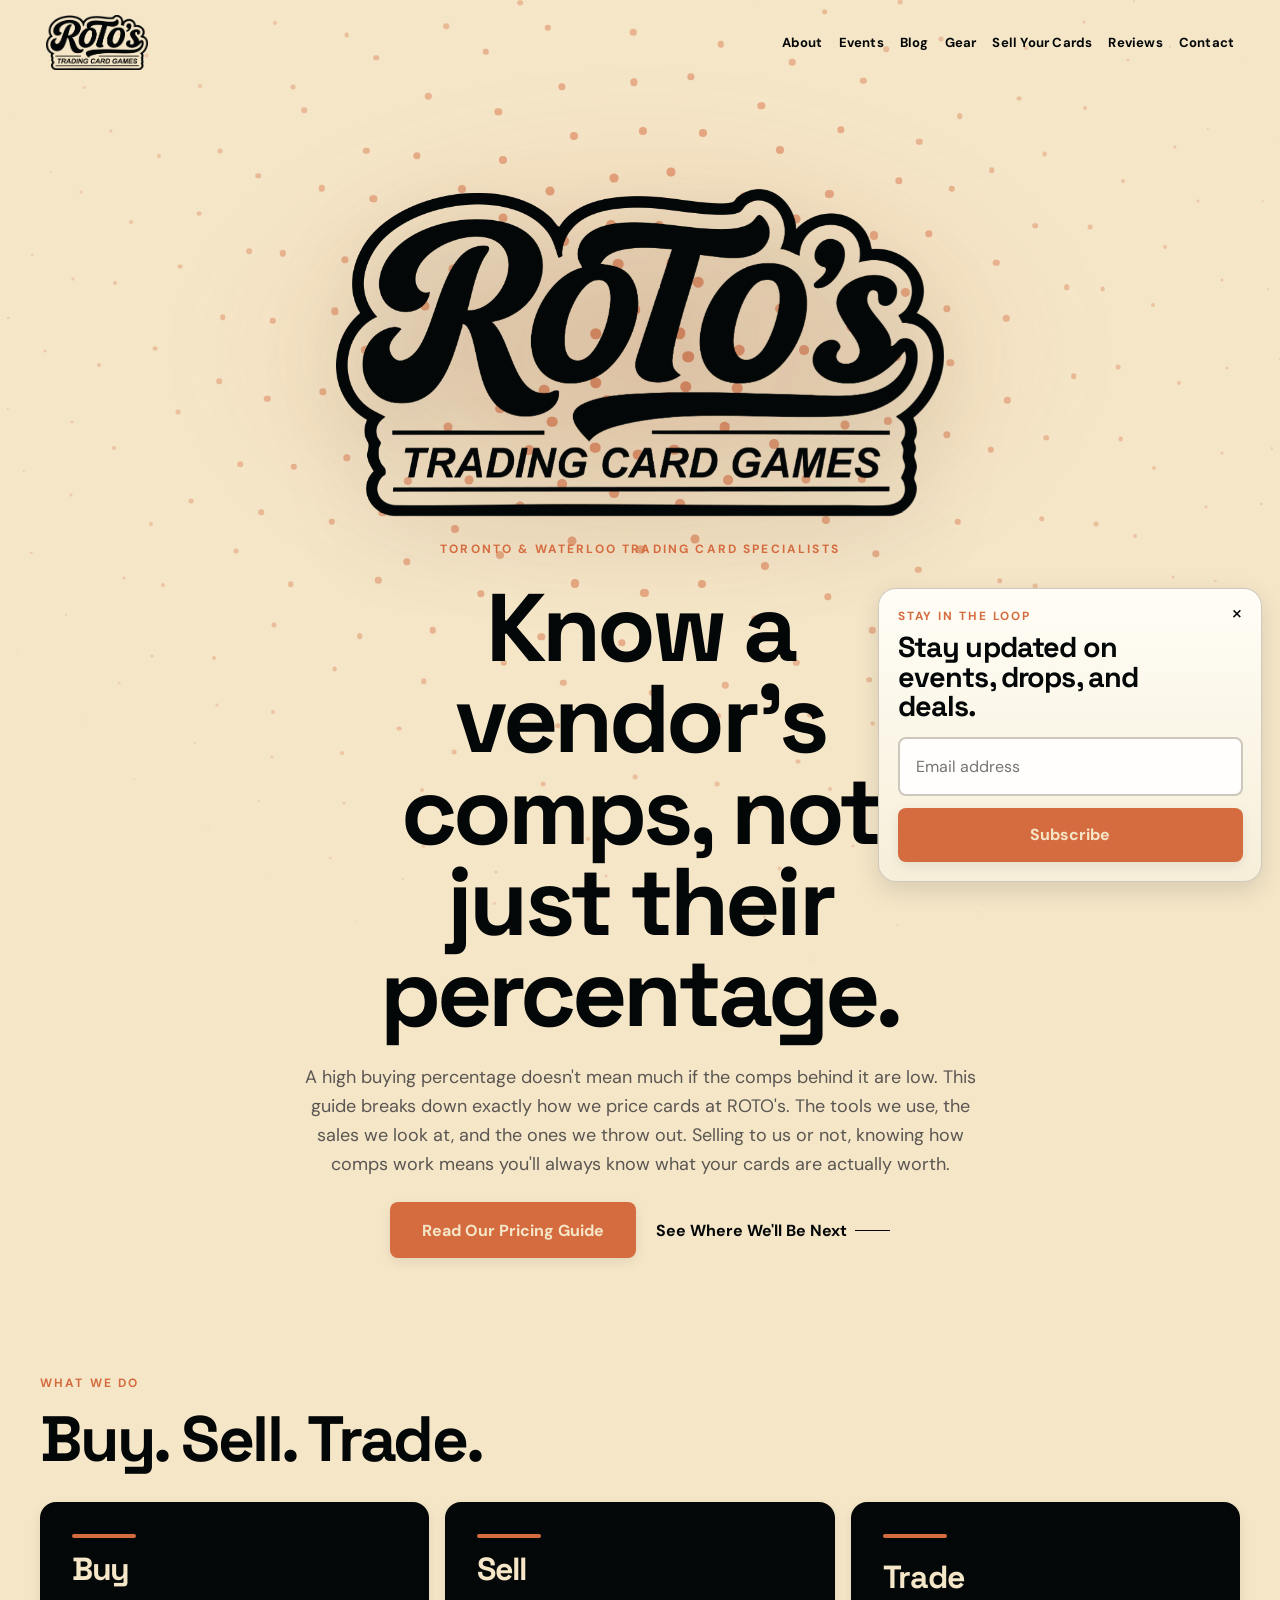
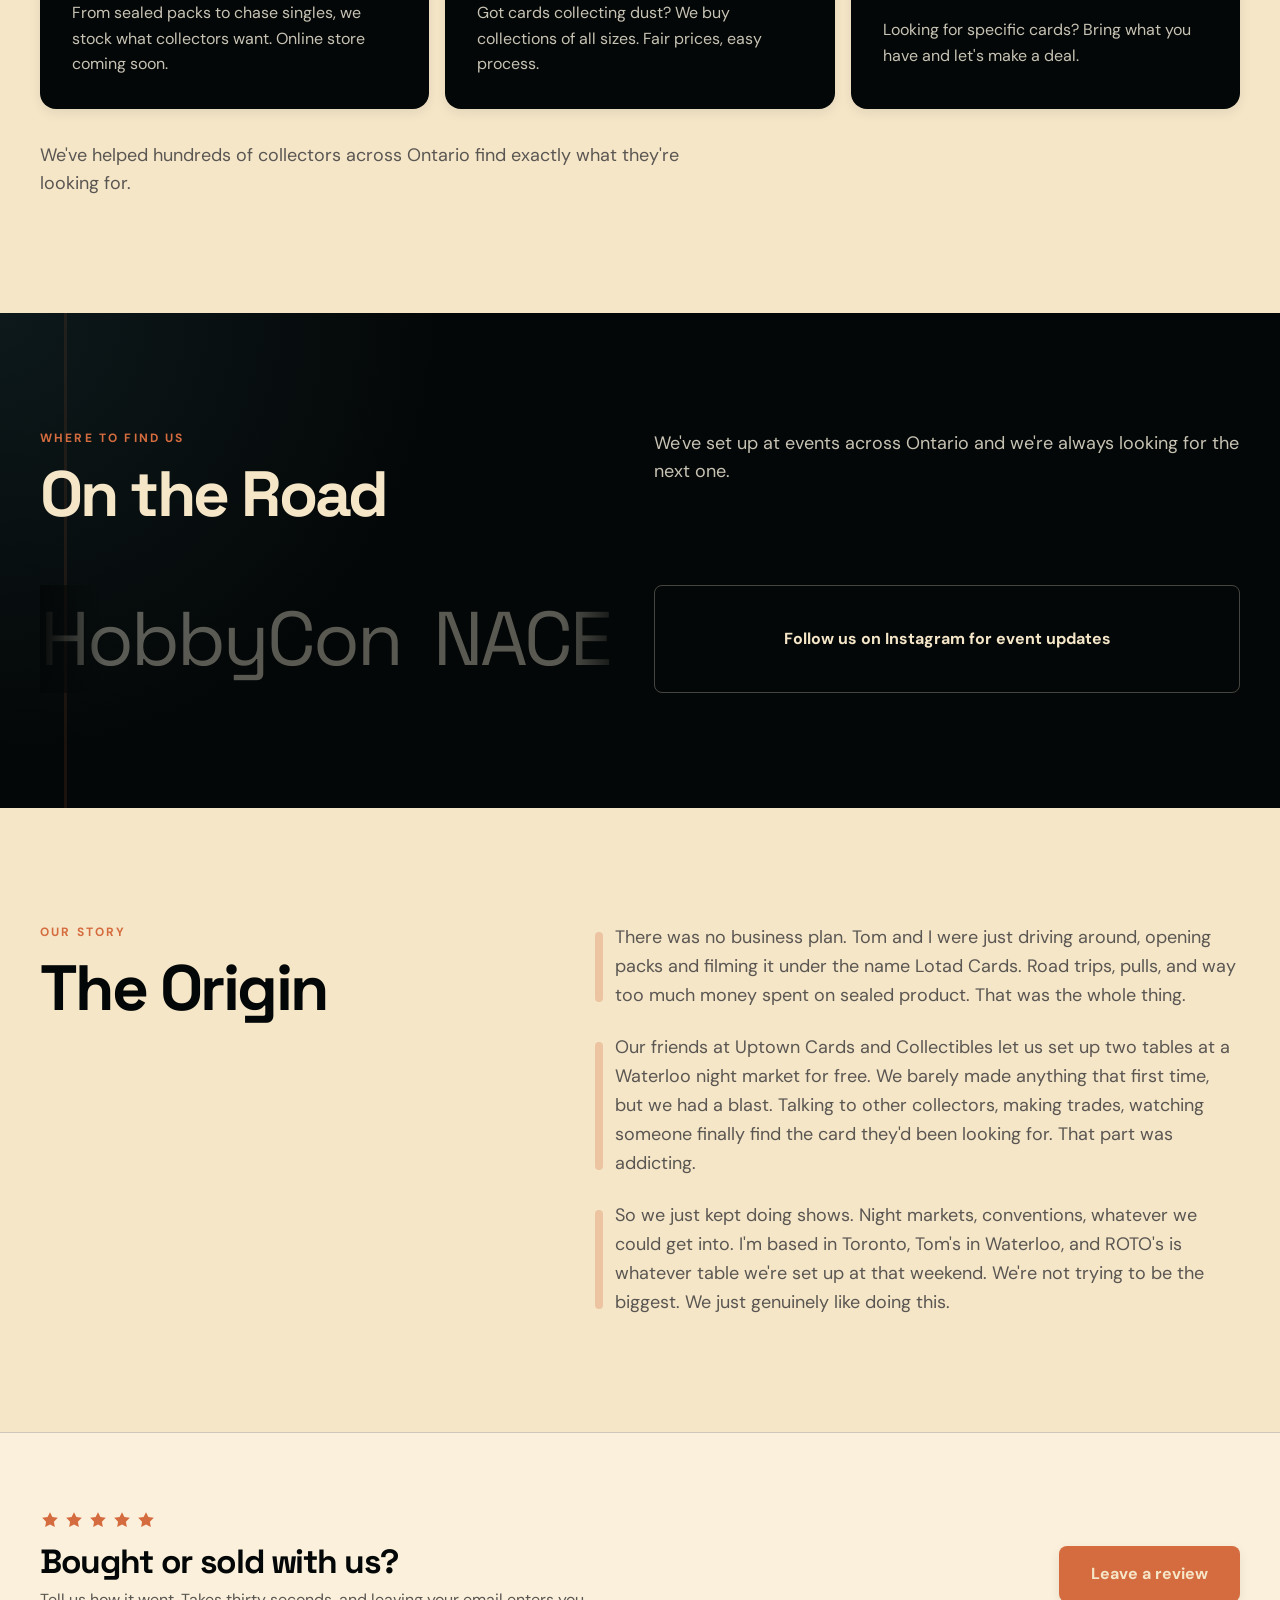
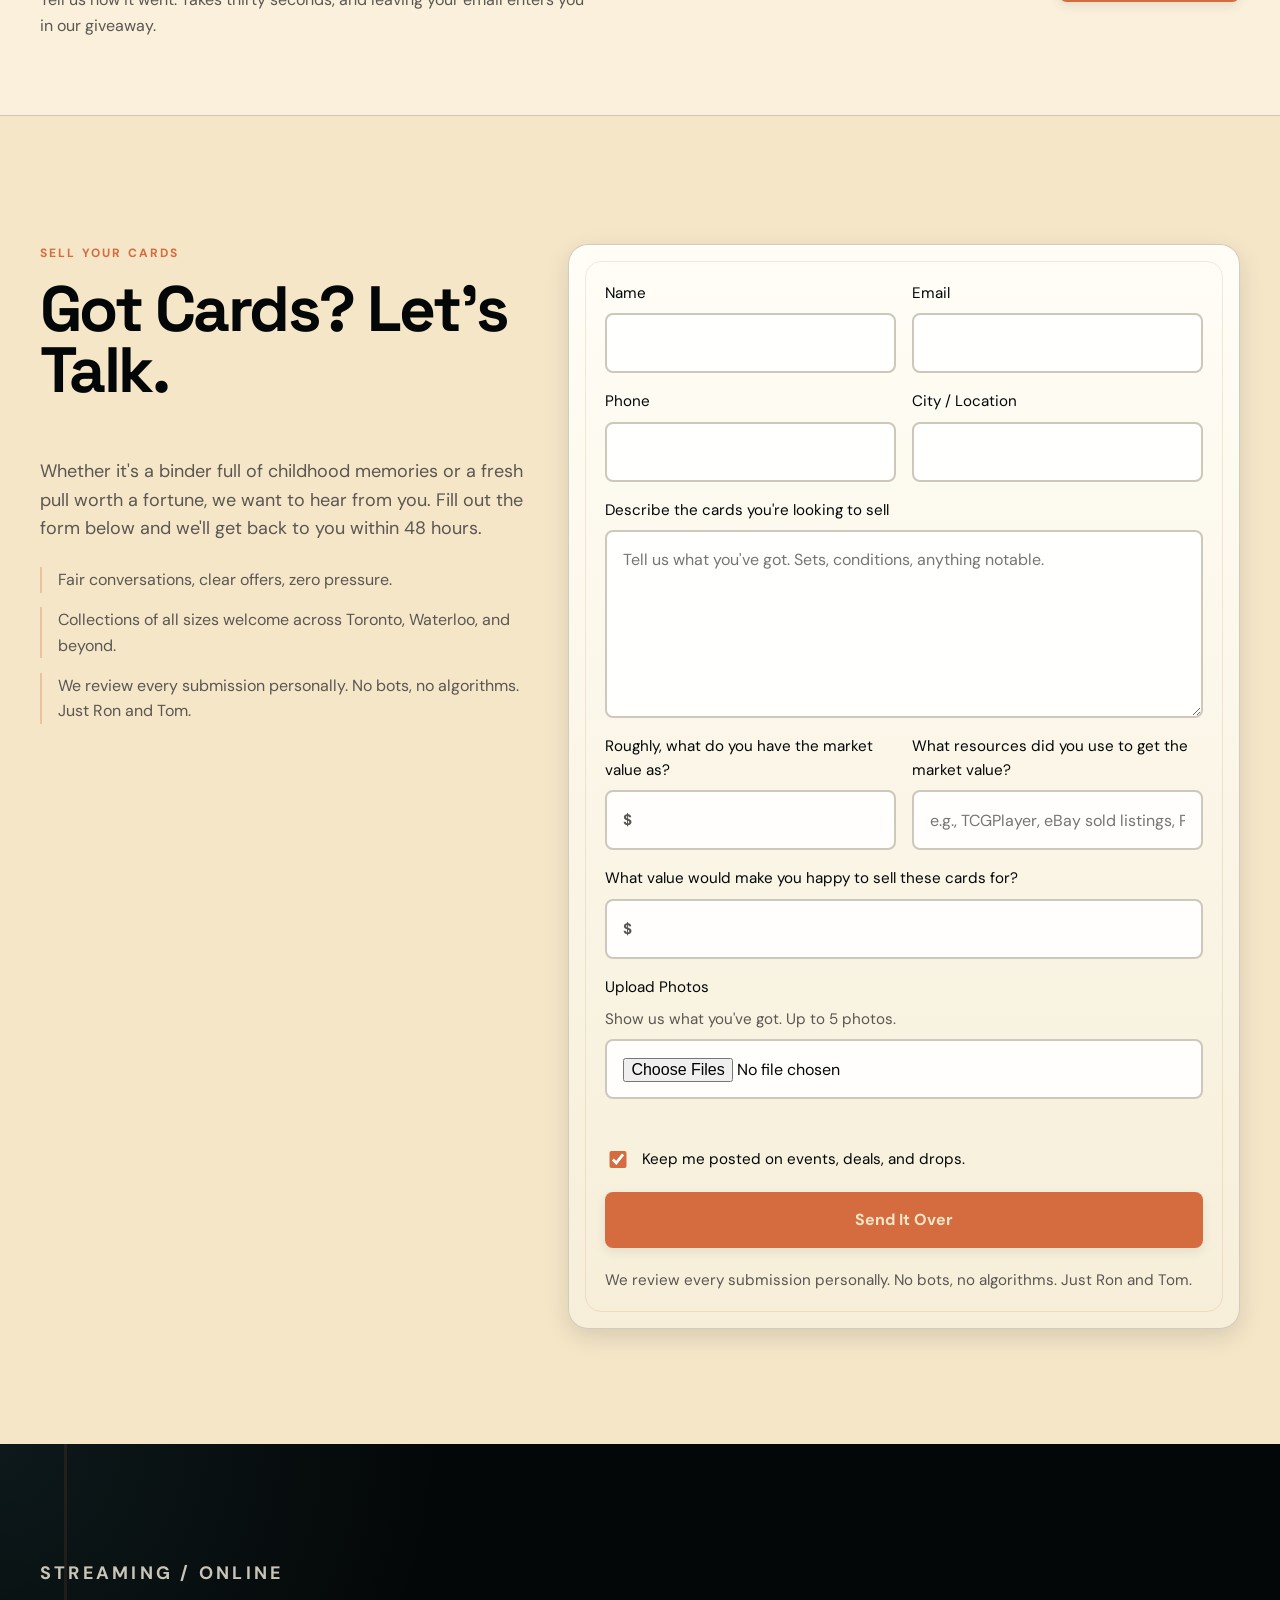
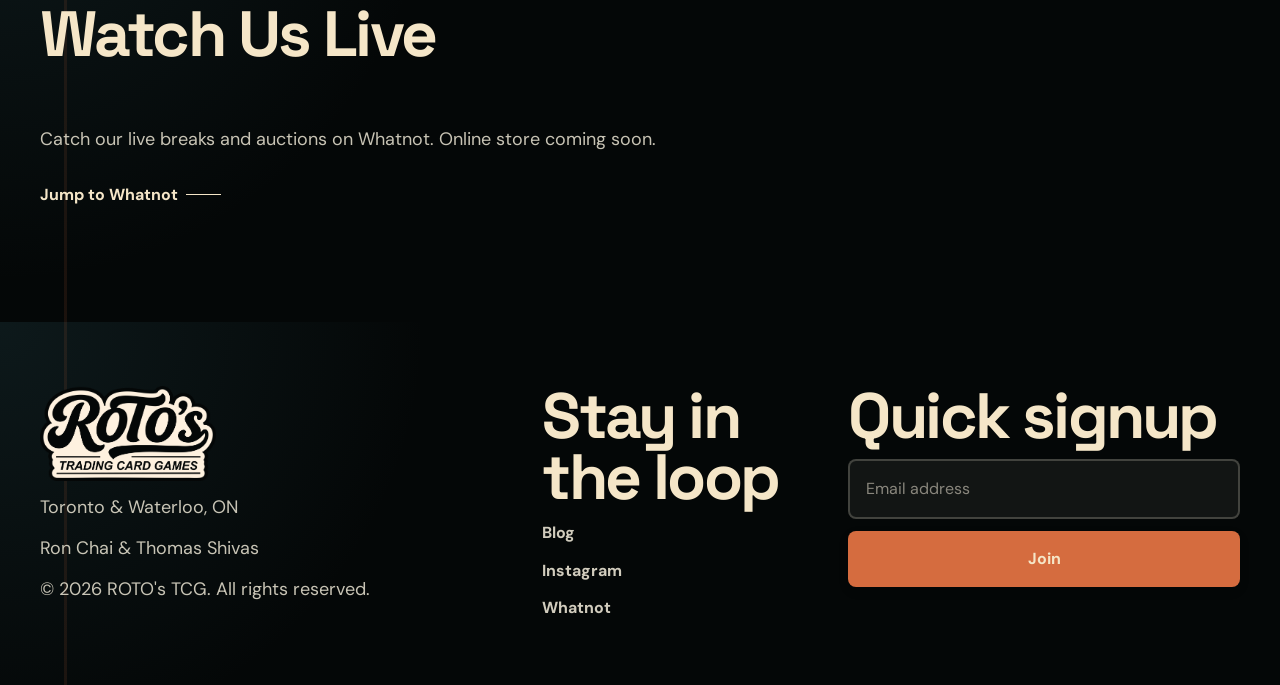
<file: index.html>
<!DOCTYPE html>
<html lang="en">
  <head>
    <meta charset="UTF-8" />
    <meta name="viewport" content="width=device-width, initial-scale=1.0" />
    <title>ROTO's TCG | Buy, Sell &amp; Trade Pokémon Cards - Toronto &amp; Waterloo</title>
    <meta
      name="description"
      content="Toronto and Waterloo's trusted Pokémon card specialists. Sell us your collection, find us at events across Ontario, or shop online."
    />
    <meta
      property="og:title"
      content="ROTO's TCG | Buy, Sell &amp; Trade Pokémon Cards - Toronto &amp; Waterloo"
    />
    <meta
      property="og:description"
      content="Toronto and Waterloo's trusted Pokémon card specialists. Sell us your collection, find us at events across Ontario, or shop online."
    />
    <meta property="og:type" content="website" />
    <meta property="og:image" content="https://rotostcg.ca/assets/logo.png" />
    <meta name="twitter:card" content="summary_large_image" />
    <meta
      name="twitter:title"
      content="ROTO's TCG | Buy, Sell &amp; Trade Pokémon Cards - Toronto &amp; Waterloo"
    />
    <meta
      name="twitter:description"
      content="Toronto and Waterloo's trusted Pokémon card specialists. Sell us your collection, find us at events across Ontario, or shop online."
    />
    <meta name="twitter:image" content="https://rotostcg.ca/assets/logo.png" />
    <meta name="theme-color" content="#fff8e5" />
    <link rel="icon" type="image/x-icon" href="/favicon.ico" />
    <link rel="icon" type="image/png" sizes="32x32" href="/assets/favicon-32.png" />
    <link rel="icon" type="image/png" sizes="16x16" href="/assets/favicon-16.png" />
    <link rel="apple-touch-icon" sizes="180x180" href="/assets/apple-touch-icon.png" />
    <link rel="canonical" href="https://rotostcg.ca/" />
    <meta property="og:url" content="https://rotostcg.ca/" />
    <link rel="preconnect" href="https://fonts.googleapis.com" />
    <link rel="preconnect" href="https://fonts.gstatic.com" crossorigin />
    <link
      href="https://fonts.googleapis.com/css2?family=DM+Sans:wght@400;500;700&family=Space+Grotesk:wght@500;700&display=swap"
      rel="stylesheet"
    />
    <link rel="stylesheet" href="./styles.css" />
    <script type="application/ld+json">
      {
        "@context": "https://schema.org",
        "@type": "LocalBusiness",
        "name": "ROTO's TCG",
        "description": "Toronto and Waterloo's trusted Pokemon card specialists. Buy, sell, and trade with Ron and Tom.",
        "areaServed": ["Toronto, Ontario", "Waterloo, Ontario", "Ontario"],
        "address": {
          "@type": "PostalAddress",
          "addressRegion": "ON",
          "addressCountry": "CA"
        },
        "url": "https://rotostcg.ca",
        "image": "https://rotostcg.ca/assets/logo.png",
        "telephone": "",
        "priceRange": "$$",
        "openingHours": [],
        "sameAs": [
          "https://www.instagram.com/rotos_tcg/",
          "https://www.whatnot.com/s/sPpusQs4"
        ]
      }
    </script>
    <script defer src="./script.js"></script>
    <script defer src="./js/supabase-config.js"></script>
    <script defer src="./js/reviews-strip.js"></script>
  </head>
  <body>
    <a class="skip-link" href="#main-content">Skip to content</a>

    <header class="site-header" id="top">
      <nav class="navbar" aria-label="Primary">
        <a class="brand" href="#top" aria-label="ROTO's TCG home">
          <img src="./assets/logo-black.png" alt="ROTO's TCG logo" />
        </a>

        <button
          class="nav-toggle"
          type="button"
          aria-expanded="false"
          aria-controls="site-menu"
          aria-label="Open navigation"
        >
          <span></span>
          <span></span>
          <span></span>
        </button>

        <div class="nav-panel" id="site-menu">
          <a href="#about">About</a>
          <a href="#events">Events</a>
          <a href="/blog/">Blog</a>
          <a href="gear.html">Gear</a>
          <a href="#sell">Sell Your Cards</a>
          <a href="/leaveareview">Reviews</a>
          <a href="#contact">Contact</a>
        </div>
      </nav>
    </header>

    <main id="main-content">
      <section class="hero section-cream" aria-labelledby="hero-title">
        <div class="section-shell hero-shell">
          <div class="hero-copy">
            <div class="hero-stage reveal">
              <div class="hero-logo-wrap" data-parallax-root>
                <div class="hero-glow" aria-hidden="true"></div>
                <div class="hero-dots" aria-hidden="true"></div>
                <img
                  class="hero-logo"
                  src="./assets/logo-black.png"
                  alt="ROTO's TCG logo floating above the hero section"
                  data-parallax-logo
                />
              </div>
            </div>
            <p class="eyebrow reveal">Toronto &amp; Waterloo trading card specialists</p>
            <h1 class="reveal" id="hero-title">Know a vendor's comps, not just their percentage.</h1>
            <p class="hero-text reveal">
              A high buying percentage doesn't mean much if the comps behind it are
              low. This guide breaks down exactly how we price cards at ROTO's.
              The tools we use, the sales we look at, and the ones we throw out.
              Selling to us or not, knowing how comps work means you'll always know
              what your cards are actually worth.
            </p>
            <div class="hero-actions reveal">
              <a class="button button-primary" href="pricing-guide.html">Read Our Pricing Guide</a>
              <a class="text-link" href="#events">See Where We'll Be Next</a>
            </div>
          </div>
        </div>
      </section>

      <section class="review-strip" id="review-strip" aria-label="Customer reviews" hidden>
        <div class="review-strip__track"></div>
      </section>

      <section class="section section-cream" id="about" aria-labelledby="about-title">
        <div class="section-shell">
          <div class="section-heading reveal">
            <p class="eyebrow">What we do</p>
            <h2 id="about-title">Buy. Sell. Trade.</h2>
          </div>

          <div class="service-grid">
            <article class="service-card reveal" style="--delay: 0ms">
              <span class="service-line" aria-hidden="true"></span>
              <h3>Buy</h3>
              <p>
                From sealed packs to chase singles, we stock what collectors want.
                Online store coming soon.
              </p>
            </article>

            <article class="service-card reveal" style="--delay: 120ms">
              <span class="service-line" aria-hidden="true"></span>
              <h3>Sell</h3>
              <p>
                Got cards collecting dust? We buy collections of all sizes. Fair
                prices, easy process.
              </p>
            </article>

            <article class="service-card reveal" style="--delay: 240ms">
              <span class="service-line" aria-hidden="true"></span>
              <h3>Trade</h3>
              <p>
                Looking for specific cards? Bring what you have and let's make a
                deal.
              </p>
            </article>
          </div>

          <p class="section-note reveal">
            We've helped hundreds of collectors across Ontario find exactly what
            they're looking for.
          </p>
        </div>
      </section>

      <section class="section section-dark" id="events" aria-labelledby="events-title">
        <div class="section-shell events-shell">
          <div class="section-heading reveal">
            <p class="eyebrow">Where to find us</p>
            <h2 id="events-title">On the Road</h2>
          </div>

          <p class="events-copy reveal">
            We've set up at events across Ontario and we're always looking for the
            next one.
          </p>

          <div class="marquee reveal" aria-label="ROTO's event appearances">
            <div class="marquee-track">
              <span>HobbyCon</span>
              <span>NACE</span>
              <span>CSC</span>
              <span>Collectors Clash</span>
              <span>Cardfesta</span>
              <span>Mewtopia</span>
              <span>and more</span>
              <span>HobbyCon</span>
              <span>NACE</span>
              <span>CSC</span>
              <span>Collectors Clash</span>
              <span>Cardfesta</span>
              <span>Mewtopia</span>
              <span>and more</span>
            </div>
          </div>

          <a
            class="button button-ghost reveal"
            href="https://www.instagram.com/rotos_tcg/"
            target="_blank"
            rel="noreferrer"
            >Follow us on Instagram for event updates</a
          >
        </div>
      </section>

      <section class="section section-cream" aria-labelledby="story-title">
        <div class="section-shell story-shell">
          <div class="section-heading reveal">
            <p class="eyebrow">Our story</p>
            <h2 id="story-title">The Origin</h2>
          </div>

          <div class="story-body reveal">
            <p>
              There was no business plan. Tom and I were just driving around,
              opening packs and filming it under the name Lotad Cards. Road
              trips, pulls, and way too much money spent on sealed product.
              That was the whole thing.
            </p>
            <p>
              Our friends at Uptown Cards and Collectibles let us set up two
              tables at a Waterloo night market for free. We barely made anything
              that first time, but we had a blast. Talking to other collectors,
              making trades, watching someone finally find the card they'd been
              looking for. That part was addicting.
            </p>
            <p>
              So we just kept doing shows. Night markets, conventions, whatever
              we could get into. I'm based in Toronto, Tom's in Waterloo, and
              ROTO's is whatever table we're set up at that weekend. We're not
              trying to be the biggest. We just genuinely like doing this.
            </p>
          </div>
        </div>
      </section>

      <section class="review-cta" id="reviews" aria-labelledby="review-cta-title">
        <div class="section-shell review-cta-shell reveal">
          <div class="review-cta-copy">
            <div class="review-cta-stars" aria-hidden="true">
              <svg viewBox="0 0 24 24"><path d="M12 2.6l2.9 5.9 6.5.9-4.7 4.6 1.1 6.5-5.8-3-5.8 3 1.1-6.5L2.6 9.4l6.5-.9z"/></svg>
              <svg viewBox="0 0 24 24"><path d="M12 2.6l2.9 5.9 6.5.9-4.7 4.6 1.1 6.5-5.8-3-5.8 3 1.1-6.5L2.6 9.4l6.5-.9z"/></svg>
              <svg viewBox="0 0 24 24"><path d="M12 2.6l2.9 5.9 6.5.9-4.7 4.6 1.1 6.5-5.8-3-5.8 3 1.1-6.5L2.6 9.4l6.5-.9z"/></svg>
              <svg viewBox="0 0 24 24"><path d="M12 2.6l2.9 5.9 6.5.9-4.7 4.6 1.1 6.5-5.8-3-5.8 3 1.1-6.5L2.6 9.4l6.5-.9z"/></svg>
              <svg viewBox="0 0 24 24"><path d="M12 2.6l2.9 5.9 6.5.9-4.7 4.6 1.1 6.5-5.8-3-5.8 3 1.1-6.5L2.6 9.4l6.5-.9z"/></svg>
            </div>
            <h2 id="review-cta-title">Bought or sold with us?</h2>
            <p>
              Tell us how it went. Takes thirty seconds, and leaving your email
              enters you in our giveaway.
            </p>
          </div>

          <a class="button button-primary" href="/leaveareview">Leave a review</a>
        </div>
      </section>

      <section class="section section-cream section-form" id="sell" aria-labelledby="sell-title">
        <div class="section-shell form-shell">
          <div class="form-intro">
            <div class="section-heading reveal">
              <p class="eyebrow">Sell your cards</p>
              <h2 id="sell-title">Got Cards? Let's Talk.</h2>
            </div>

            <p class="form-lead reveal">
              Whether it's a binder full of childhood memories or a fresh pull
              worth a fortune, we want to hear from you. Fill out the form below
              and we'll get back to you within 48 hours.
            </p>

            <div class="form-points reveal">
              <p>Fair conversations, clear offers, zero pressure.</p>
              <p>Collections of all sizes welcome across Toronto, Waterloo, and beyond.</p>
              <p>We review every submission personally. No bots, no algorithms. Just Ron and Tom.</p>
            </div>
          </div>

          <div class="form-card reveal">
            <form
              class="contact-form"
              id="contact-form"
              action="https://formsubmit.co/rotom.assistant4@gmail.com"
              method="POST"
              enctype="multipart/form-data"
            >
              <input type="hidden" name="_subject" value="New ROTO's TCG collection inquiry" />
              <input type="hidden" name="_captcha" value="false" />
              <input type="hidden" name="_next" value="https://rotostcg.ca/#sell" />

              <div class="field-grid">
                <label class="field">
                  <span>Name</span>
                  <input type="text" name="name" required autocomplete="name" />
                </label>

                <label class="field">
                  <span>Email</span>
                  <input type="email" name="email" required autocomplete="email" />
                </label>

                <label class="field">
                  <span>Phone</span>
                  <input type="tel" name="phone" autocomplete="tel" />
                </label>

                <label class="field">
                  <span>City / Location</span>
                  <input type="text" name="location" required autocomplete="address-level2" />
                </label>

                <label class="field field-wide">
                  <span>Describe the cards you're looking to sell</span>
                  <textarea
                    name="collection_details"
                    rows="6"
                    required
                    placeholder="Tell us what you've got. Sets, conditions, anything notable."
                  ></textarea>
                </label>

                <label class="field">
                  <span>Roughly, what do you have the market value as?</span>
                  <div class="money-input">
                    <span aria-hidden="true">$</span>
                    <input type="text" name="market_value" required inputmode="decimal" />
                  </div>
                </label>

                <label class="field">
                  <span>What resources did you use to get the market value?</span>
                  <input
                    type="text"
                    name="valuation_sources"
                    required
                    placeholder="e.g., TCGPlayer, eBay sold listings, PriceCharting..."
                  />
                </label>

                <label class="field field-wide">
                  <span>What value would make you happy to sell these cards for?</span>
                  <div class="money-input">
                    <span aria-hidden="true">$</span>
                    <input type="text" name="target_value" required inputmode="decimal" />
                  </div>
                </label>

                <label class="field field-wide">
                  <span>Upload Photos</span>
                  <span class="field-hint">Show us what you've got. Up to 5 photos.</span>
                  <input
                    id="photo-upload"
                    type="file"
                    name="photos"
                    accept="image/*"
                    multiple
                  />
                  <span class="file-feedback" id="file-feedback" aria-live="polite"></span>
                </label>
              </div>

              <label class="checkbox-field">
                <input type="checkbox" name="subscribe" checked />
                <span>Keep me posted on events, deals, and drops.</span>
              </label>

              <button class="button button-primary button-submit" type="submit">
                Send It Over
              </button>

              <p class="form-note">
                We review every submission personally. No bots, no algorithms.
                Just Ron and Tom.
              </p>
            </form>
          </div>
        </div>
      </section>

      <section class="section section-dark section-stream" aria-labelledby="stream-title">
        <div class="section-shell stream-shell">
          <div class="section-heading reveal">
            <p class="eyebrow">Streaming / online</p>
            <h2 id="stream-title">Watch Us Live</h2>
          </div>
          <p class="reveal">
            Catch our live breaks and auctions on Whatnot. Online store coming
            soon.
          </p>
          <a
            class="text-link reveal"
            href="https://www.whatnot.com/s/sPpusQs4"
            target="_blank"
            rel="noreferrer"
            >Jump to Whatnot</a
          >
        </div>
      </section>
    </main>

    <footer class="site-footer section-dark" id="contact">
      <div class="section-shell footer-shell">
        <div class="footer-brand reveal">
          <img
            src="./assets/logo-no-bg.png"
            alt="ROTO's TCG logo"
            loading="lazy"
            width="180"
          />
          <p>Toronto &amp; Waterloo, ON</p>
          <p>Ron Chai &amp; Thomas Shivas</p>
          <p>© 2026 ROTO's TCG. All rights reserved.</p>
        </div>

        <div class="footer-links reveal">
          <h2 class="footer-heading">Stay in the loop</h2>
          <a href="/blog/">Blog</a>
          <a href="https://www.instagram.com/rotos_tcg/" target="_blank" rel="noreferrer"
            >Instagram</a
          >
          <a href="https://www.whatnot.com/s/sPpusQs4" target="_blank" rel="noreferrer"
            >Whatnot</a
          >
        </div>

        <div class="footer-form reveal">
          <h2 class="footer-heading">Quick signup</h2>
          <form
            class="mini-signup"
            action="https://formsubmit.co/rotom.assistant4@gmail.com"
            method="POST"
          >
            <input type="hidden" name="_subject" value="ROTO's TCG footer signup" />
            <input type="hidden" name="_captcha" value="false" />
            <label class="sr-only" for="footer-email">Email</label>
            <input
              id="footer-email"
              type="email"
              name="email"
              placeholder="Email address"
              required
              autocomplete="email"
            />
            <button type="submit">Join</button>
          </form>
        </div>
      </div>
    </footer>

    <aside
      class="email-popup"
      id="email-popup"
      aria-label="Email signup popup"
      aria-hidden="true"
    >
      <button
        class="email-popup-close"
        id="email-popup-close"
        type="button"
        aria-label="Dismiss email signup"
      >
        ×
      </button>
      <p class="email-popup-eyebrow">Stay in the loop</p>
      <h2 class="email-popup-title">Stay updated on events, drops, and deals.</h2>
      <form
        class="email-popup-form"
        action="https://formsubmit.co/rotom.assistant4@gmail.com"
        method="POST"
      >
        <input type="hidden" name="_subject" value="ROTO's TCG popup signup" />
        <input type="hidden" name="_captcha" value="false" />
        <label class="sr-only" for="popup-email">Email</label>
        <input
          id="popup-email"
          type="email"
          name="email"
          placeholder="Email address"
          required
          autocomplete="email"
        />
        <button type="submit">Subscribe</button>
      </form>
    </aside>
  </body>
</html>
</file>
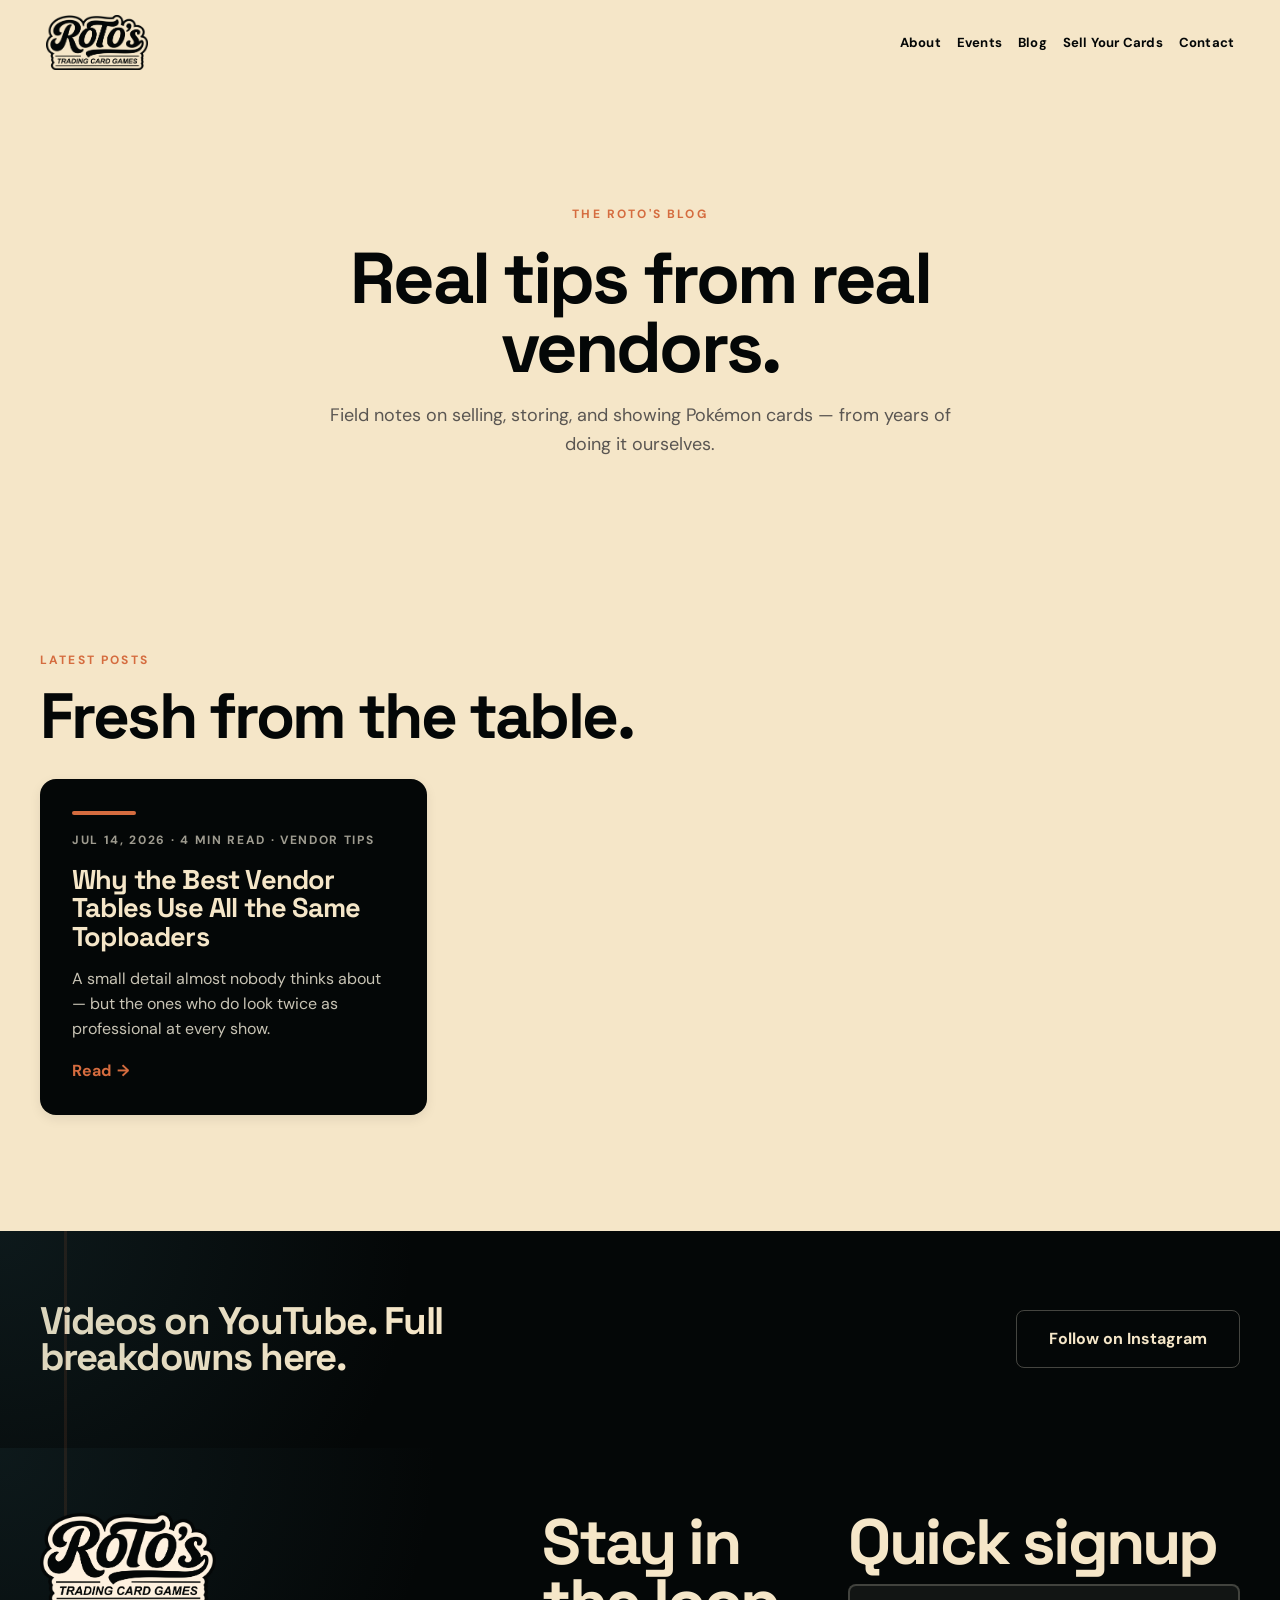
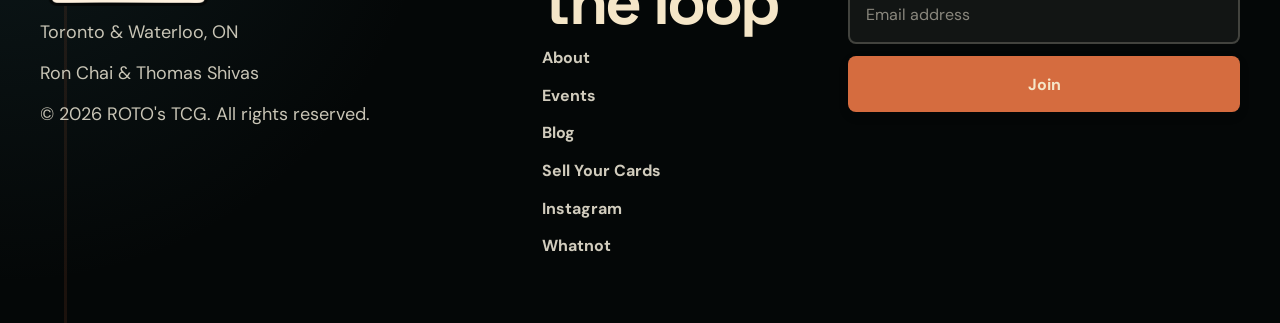
<file: blog/index.html>
<!DOCTYPE html>
<html lang="en">
  <head>
    <meta charset="UTF-8" />
    <meta name="viewport" content="width=device-width, initial-scale=1.0" />
    <title>The ROTO's Blog | Pokémon TCG Tips for Sellers &amp; Collectors</title>
    <meta
      name="description"
      content="Educational articles on selling, storing, and showing Pokémon cards. Written by working vendors, not marketers."
    />
    <meta
      property="og:title"
      content="The ROTO's Blog | Pokémon TCG Tips for Sellers &amp; Collectors"
    />
    <meta
      property="og:description"
      content="Educational articles on selling, storing, and showing Pokémon cards. Written by working vendors, not marketers."
    />
    <meta property="og:type" content="website" />
    <meta property="og:image" content="https://rotostcg.ca/assets/logo.png" />
    <meta property="og:url" content="https://rotostcg.ca/blog/" />
    <meta name="twitter:card" content="summary_large_image" />
    <meta
      name="twitter:title"
      content="The ROTO's Blog | Pokémon TCG Tips for Sellers &amp; Collectors"
    />
    <meta
      name="twitter:description"
      content="Educational articles on selling, storing, and showing Pokémon cards. Written by working vendors, not marketers."
    />
    <meta name="twitter:image" content="https://rotostcg.ca/assets/logo.png" />
    <meta name="theme-color" content="#fff8e5" />
    <link rel="icon" type="image/x-icon" href="/favicon.ico" />
    <link rel="icon" type="image/png" sizes="32x32" href="/assets/favicon-32.png" />
    <link rel="icon" type="image/png" sizes="16x16" href="/assets/favicon-16.png" />
    <link rel="apple-touch-icon" sizes="180x180" href="/assets/apple-touch-icon.png" />
    <link rel="canonical" href="https://rotostcg.ca/blog/" />
    <link rel="preconnect" href="https://fonts.googleapis.com" />
    <link rel="preconnect" href="https://fonts.gstatic.com" crossorigin />
    <link
      href="https://fonts.googleapis.com/css2?family=DM+Sans:wght@400;500;700&family=Space+Grotesk:wght@500;700&display=swap"
      rel="stylesheet"
    />
    <link rel="stylesheet" href="../styles.css" />
    <link rel="stylesheet" href="./blog.css" />
    <script type="application/ld+json">
      {
        "@context": "https://schema.org",
        "@type": "Blog",
        "name": "The ROTO's Blog",
        "description": "Educational articles on selling, storing, and showing Pokémon cards. Written by working vendors, not marketers.",
        "url": "https://rotostcg.ca/blog/",
        "publisher": {
          "@type": "Organization",
          "name": "ROTO's TCG",
          "logo": {
            "@type": "ImageObject",
            "url": "https://rotostcg.ca/assets/logo.png"
          }
        },
        "blogPost": [
          {
            "@type": "BlogPosting",
            "headline": "Why the Best Vendor Tables Use All the Same Toploaders",
            "url": "https://rotostcg.ca/blog/posts/uniform-toploaders-sleeves-vendor-tip.html",
            "datePublished": "2026-07-14",
            "author": {
              "@type": "Person",
              "name": "Ron Chai"
            }
          }
        ]
      }
    </script>
    <script defer src="../script.js"></script>
  </head>
  <body>
    <a class="skip-link" href="#main-content">Skip to content</a>

    <header class="site-header" id="top">
      <nav class="navbar" aria-label="Primary">
        <a class="brand" href="../index.html#top" aria-label="ROTO's TCG home">
          <img src="../assets/logo-black.png" alt="ROTO's TCG logo" />
        </a>

        <button
          class="nav-toggle"
          type="button"
          aria-expanded="false"
          aria-controls="site-menu"
          aria-label="Open navigation"
        >
          <span></span>
          <span></span>
          <span></span>
        </button>

        <div class="nav-panel" id="site-menu">
          <a href="../index.html#about">About</a>
          <a href="../index.html#events">Events</a>
          <a href="/blog/" aria-current="page">Blog</a>
          <a href="../index.html#sell">Sell Your Cards</a>
          <a href="../index.html#contact">Contact</a>
        </div>
      </nav>
    </header>

    <main id="main-content">
      <section class="hero blog-hero section-cream" aria-labelledby="blog-hero-title">
        <div class="section-shell hero-shell">
          <div class="hero-copy">
            <p class="eyebrow reveal">The ROTO's Blog</p>
            <h1 class="reveal" id="blog-hero-title">Real tips from real vendors.</h1>
            <p class="hero-text reveal">
              Field notes on selling, storing, and showing Pokémon cards — from
              years of doing it ourselves.
            </p>
          </div>
        </div>
      </section>

      <section class="section section-cream" aria-labelledby="posts-title">
        <div class="section-shell">
          <div class="section-heading reveal">
            <p class="eyebrow">Latest posts</p>
            <h2 id="posts-title">Fresh from the table.</h2>
          </div>

          <div class="post-grid">
            <article class="post-card reveal" style="--delay: 0ms">
              <span class="post-card__accent" aria-hidden="true"></span>
              <p class="post-card__meta">
                <time datetime="2026-07-14">Jul 14, 2026</time> · 4 min read · Vendor Tips
              </p>
              <h3 class="post-card__title">
                <a href="./posts/uniform-toploaders-sleeves-vendor-tip.html"
                  >Why the Best Vendor Tables Use All the Same Toploaders</a
                >
              </h3>
              <p class="post-card__excerpt">
                A small detail almost nobody thinks about — but the ones who do
                look twice as professional at every show.
              </p>
              <span class="post-card__read">Read</span>
            </article>
          </div>
        </div>
      </section>

      <section class="section section-dark blog-cta-strip" aria-labelledby="blog-strip-title">
        <div class="section-shell">
          <h2 id="blog-strip-title">Videos on YouTube. Full breakdowns here.</h2>
          <a
            class="button button-ghost"
            href="https://www.instagram.com/rotos_tcg/"
            target="_blank"
            rel="noreferrer"
            >Follow on Instagram</a
          >
        </div>
      </section>
    </main>

    <footer class="site-footer section-dark" id="contact">
      <div class="section-shell footer-shell">
        <div class="footer-brand reveal">
          <img
            src="../assets/logo-no-bg.png"
            alt="ROTO's TCG logo"
            loading="lazy"
            width="180"
          />
          <p>Toronto &amp; Waterloo, ON</p>
          <p>Ron Chai &amp; Thomas Shivas</p>
          <p>© 2026 ROTO's TCG. All rights reserved.</p>
        </div>

        <div class="footer-links reveal">
          <h2 class="footer-heading">Stay in the loop</h2>
          <a href="../index.html#about">About</a>
          <a href="../index.html#events">Events</a>
          <a href="/blog/">Blog</a>
          <a href="../index.html#sell">Sell Your Cards</a>
          <a href="https://www.instagram.com/rotos_tcg/" target="_blank" rel="noreferrer"
            >Instagram</a
          >
          <a href="https://www.whatnot.com/s/sPpusQs4" target="_blank" rel="noreferrer"
            >Whatnot</a
          >
        </div>

        <div class="footer-form reveal">
          <h2 class="footer-heading">Quick signup</h2>
          <form
            class="mini-signup"
            action="https://formsubmit.co/rotom.assistant4@gmail.com"
            method="POST"
          >
            <input type="hidden" name="_subject" value="ROTO's TCG footer signup" />
            <input type="hidden" name="_captcha" value="false" />
            <label class="sr-only" for="footer-email">Email</label>
            <input
              id="footer-email"
              type="email"
              name="email"
              placeholder="Email address"
              required
              autocomplete="email"
            />
            <button type="submit">Join</button>
          </form>
        </div>
      </div>
    </footer>
  </body>
</html>
</file>
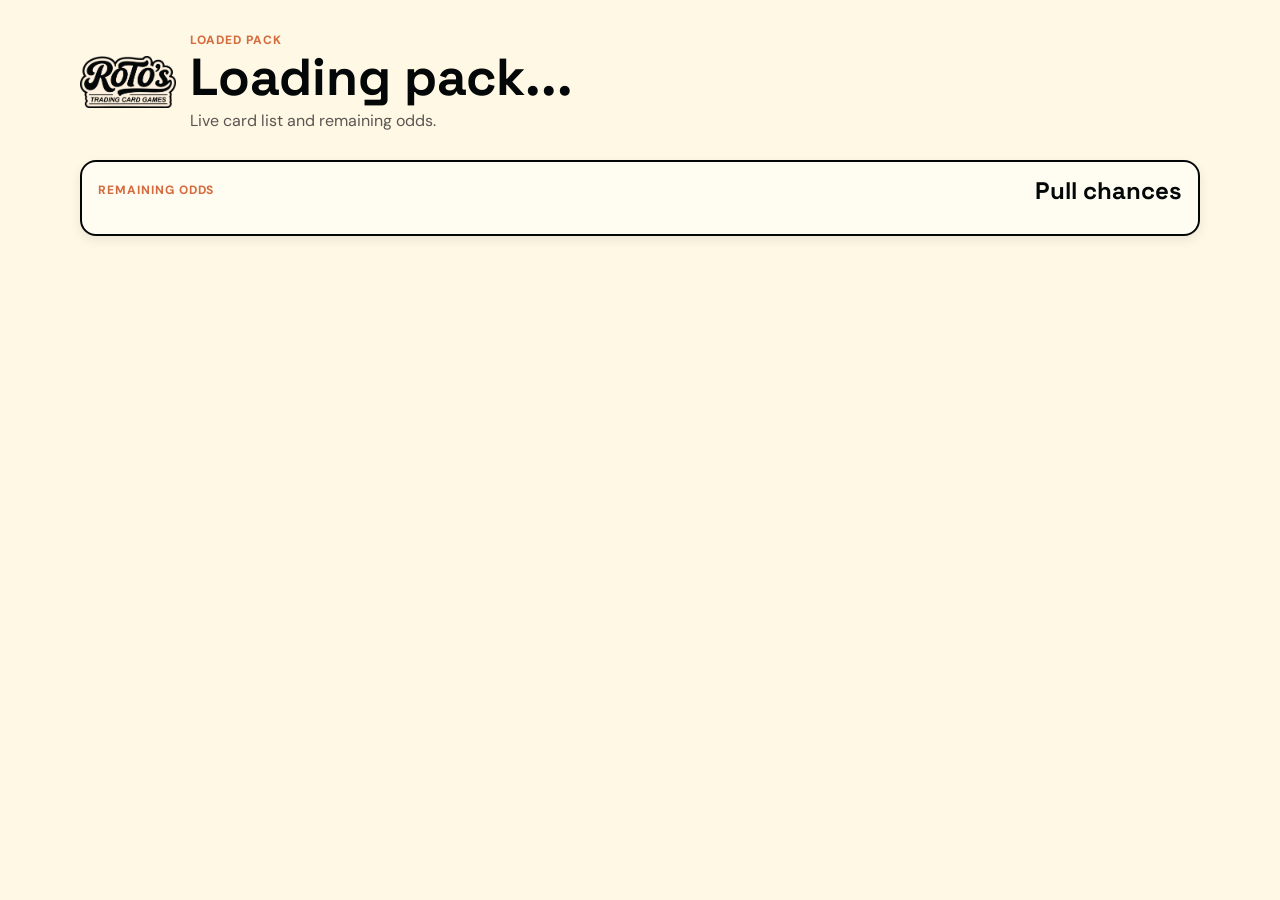
<file: loaded/index.html>
<!doctype html>
<html lang="en">
  <head>
    <meta charset="utf-8">
    <meta name="viewport" content="width=device-width, initial-scale=1">
    <title>Loaded Pack | ROTO's TCG</title>
    <meta name="description" content="Browse the current ROTO's TCG loaded pack set and live remaining odds.">
    <link rel="preconnect" href="https://fonts.googleapis.com">
    <link rel="preconnect" href="https://fonts.gstatic.com" crossorigin>
    <link href="https://fonts.googleapis.com/css2?family=DM+Sans:opsz,wght@9..40,400;9..40,600;9..40,700&family=Space+Grotesk:wght@500;600;700&display=swap" rel="stylesheet">
    <link rel="stylesheet" href="./loaded.css">
  </head>
  <body>
    <main class="loaded-app" data-mode="public">
      <header class="loaded-header">
        <a class="brand-mark" href="/" aria-label="ROTO's TCG home">
          <img src="/assets/logo-no-bg.png" alt="ROTO's TCG">
        </a>
        <div class="header-copy">
          <p class="eyebrow">Loaded Pack</p>
          <h1 id="packTitle">Loading pack...</h1>
          <p id="packMeta" class="muted">Live card list and remaining odds.</p>
        </div>
      </header>

      <section class="status-banner" id="statusBanner" hidden></section>

      <section class="panel odds-panel" aria-labelledby="oddsTitle">
        <div class="panel-heading">
          <p class="eyebrow">Remaining Odds</p>
          <h2 id="oddsTitle">Pull chances</h2>
        </div>
        <div class="odds-grid" id="oddsGrid"></div>
      </section>

      <section class="cards-wrap" id="cardsWrap" aria-live="polite"></section>
    </main>

    <div class="image-modal" id="imageModal" hidden>
      <button class="modal-backdrop" type="button" data-close-modal aria-label="Close image preview"></button>
      <div class="modal-card" role="dialog" aria-modal="true" aria-labelledby="modalTitle">
        <button class="icon-close" type="button" data-close-modal aria-label="Close image preview">×</button>
        <img id="modalImage" alt="">
        <div>
          <h2 id="modalTitle"></h2>
          <p id="modalMeta" class="muted"></p>
        </div>
      </div>
    </div>

    <script type="module" src="./loaded.js"></script>
  </body>
</html>
</file>
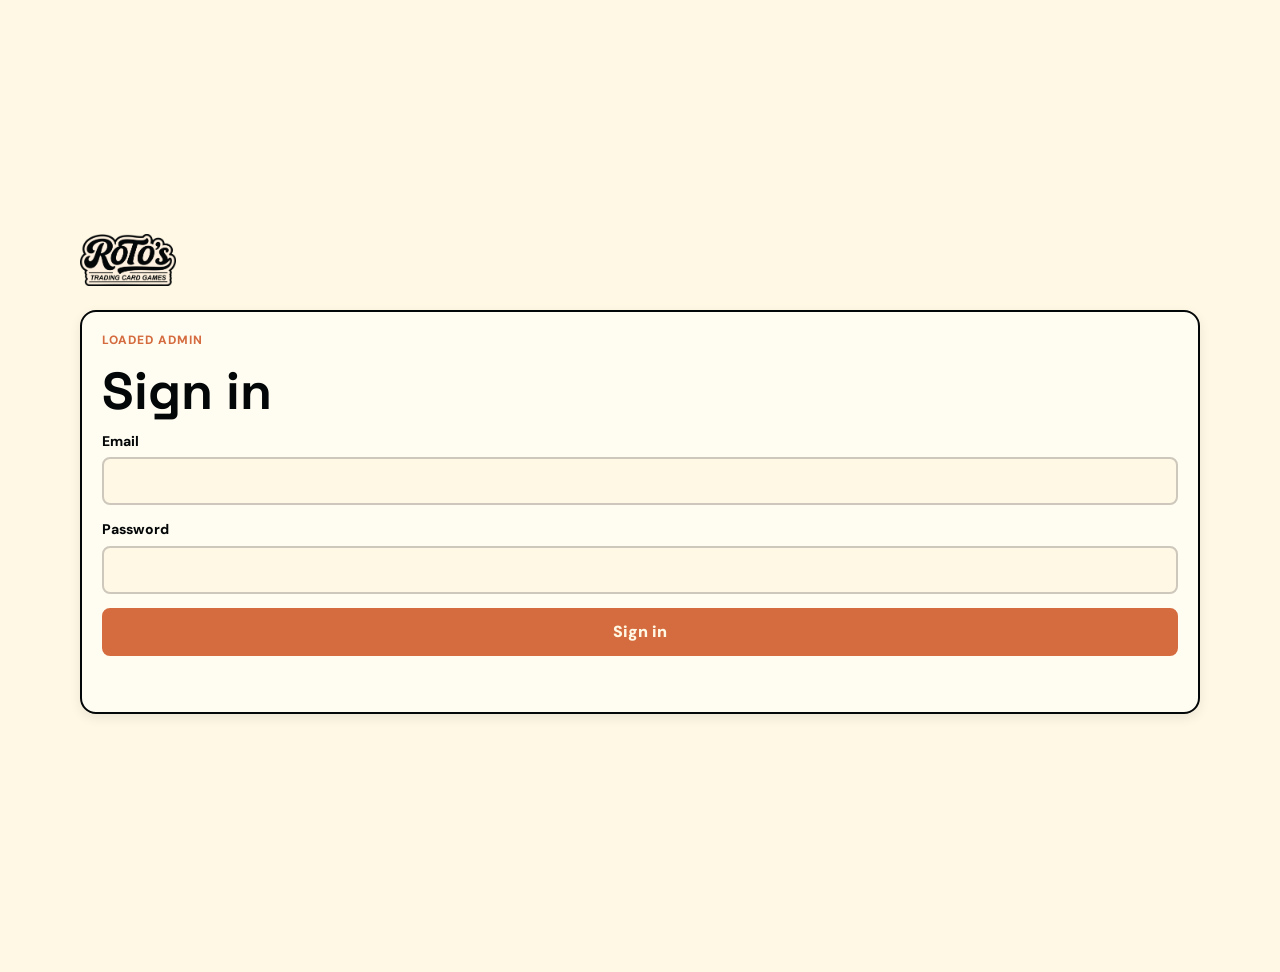
<file: loaded/admin/index.html>
<!doctype html>
<html lang="en">
  <head>
    <meta charset="utf-8">
    <meta name="viewport" content="width=device-width, initial-scale=1">
    <title>Loaded Pack Admin | ROTO's TCG</title>
    <meta name="description" content="ROTO's TCG loaded pack admin.">
    <link rel="preconnect" href="https://fonts.googleapis.com">
    <link rel="preconnect" href="https://fonts.gstatic.com" crossorigin>
    <link href="https://fonts.googleapis.com/css2?family=DM+Sans:opsz,wght@9..40,400;9..40,600;9..40,700&family=Space+Grotesk:wght@500;600;700&display=swap" rel="stylesheet">
    <link rel="stylesheet" href="../loaded.css">
  </head>
  <body>
    <main class="loaded-app admin-app" data-mode="admin">
      <section class="login-shell" id="loginShell">
        <a class="brand-mark login-brand" href="/" aria-label="ROTO's TCG home">
          <img src="/assets/logo-no-bg.png" alt="ROTO's TCG">
        </a>
        <form class="panel login-panel" id="loginForm">
          <p class="eyebrow">Loaded Admin</p>
          <h1>Sign in</h1>
          <label>
            Email
            <input id="emailInput" type="email" autocomplete="email" required>
          </label>
          <label>
            Password
            <input id="passwordInput" type="password" autocomplete="current-password" required>
          </label>
          <button class="primary-btn" type="submit">Sign in</button>
          <p class="form-message" id="loginMessage" role="status"></p>
        </form>
      </section>

      <section class="admin-shell" id="adminShell" hidden>
        <header class="loaded-header">
          <a class="brand-mark" href="/" aria-label="ROTO's TCG home">
            <img src="/assets/logo-no-bg.png" alt="ROTO's TCG">
          </a>
          <div class="header-copy">
            <p class="eyebrow">Loaded Admin</p>
            <h1 id="packTitle">Loading pack...</h1>
            <p id="packMeta" class="muted">Mark pulls live from your phone.</p>
          </div>
          <button class="ghost-btn sign-out-btn" id="signOutButton" type="button">Sign out</button>
        </header>

        <section class="panel admin-tools">
          <div>
            <p class="eyebrow">Ron user ID</p>
            <p class="user-id" id="userIdText"></p>
          </div>
          <button class="primary-btn" id="copyLinkButton" type="button">Copy public QR link</button>
          <p class="form-message" id="adminMessage" role="status"></p>
        </section>

        <section class="status-banner" id="statusBanner" hidden></section>

        <section class="panel odds-panel" aria-labelledby="oddsTitle">
          <div class="panel-heading">
            <p class="eyebrow">Remaining Odds</p>
            <h2 id="oddsTitle">Pull chances</h2>
          </div>
          <div class="odds-grid" id="oddsGrid"></div>
        </section>

        <section class="cards-wrap" id="cardsWrap" aria-live="polite"></section>
      </section>
    </main>

    <div class="image-modal" id="imageModal" hidden>
      <button class="modal-backdrop" type="button" data-close-modal aria-label="Close image preview"></button>
      <div class="modal-card" role="dialog" aria-modal="true" aria-labelledby="modalTitle">
        <button class="icon-close" type="button" data-close-modal aria-label="Close image preview">×</button>
        <img id="modalImage" alt="">
        <div>
          <h2 id="modalTitle"></h2>
          <p id="modalMeta" class="muted"></p>
        </div>
      </div>
    </div>

    <script type="module" src="./admin.js"></script>
  </body>
</html>
</file>
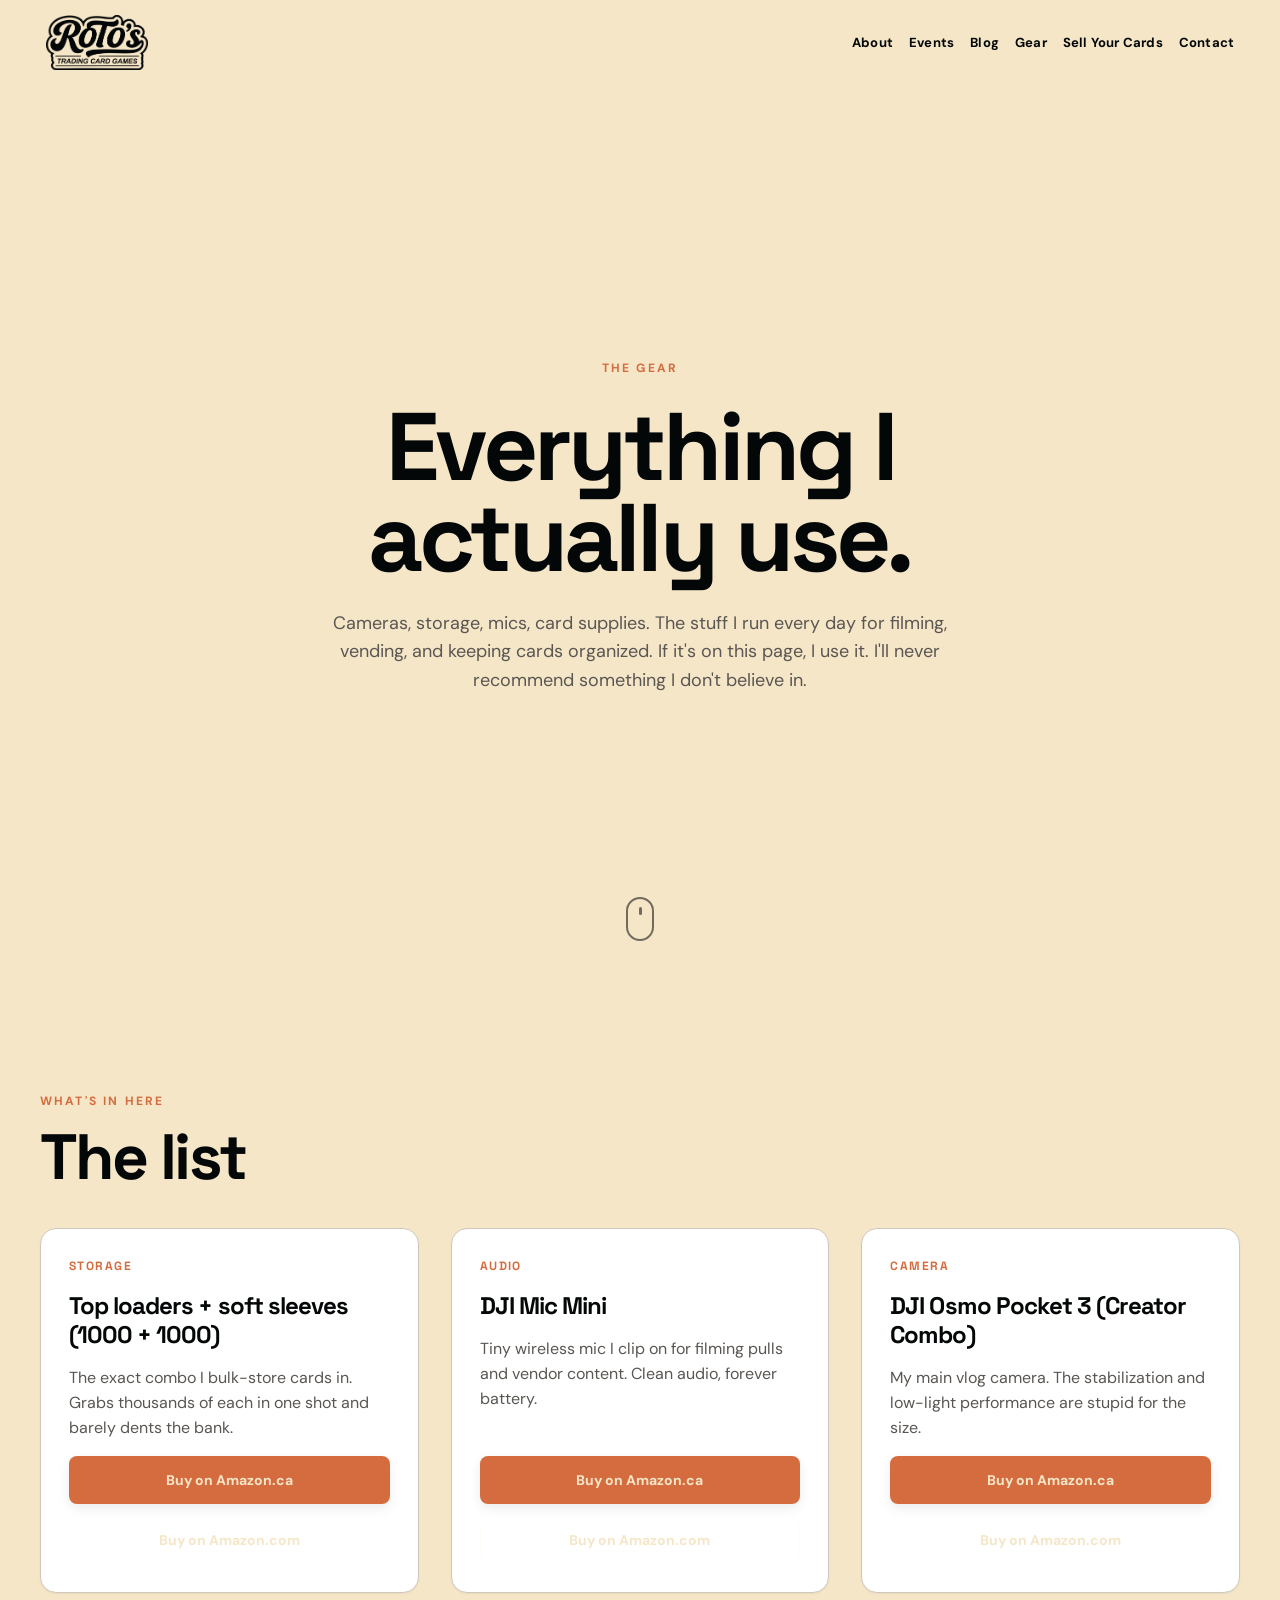
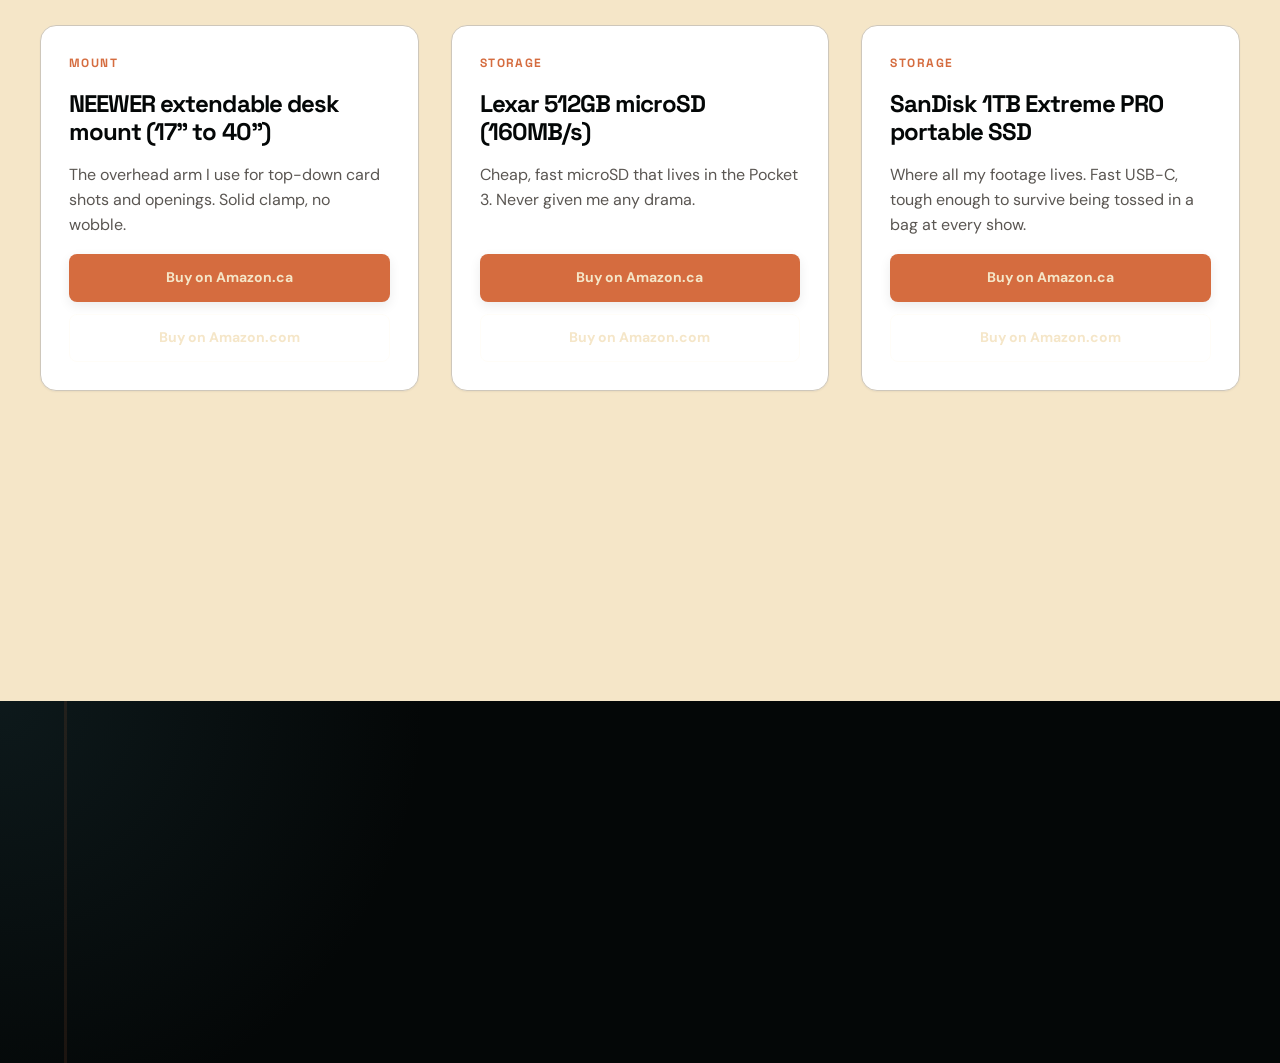
<file: gear.html>
<!DOCTYPE html>
<html lang="en" data-snap="gear">
  <head>
    <meta charset="UTF-8" />
    <meta name="viewport" content="width=device-width, initial-scale=1.0" />
    <title>Gear I Use | ROTO's TCG</title>
    <meta
      name="description"
      content="The cameras, mics, storage, and card supplies I actually use every day. Amazon affiliate links for Canada and the US."
    />
    <meta
      property="og:title"
      content="Gear I Use | ROTO's TCG"
    />
    <meta
      property="og:description"
      content="The cameras, mics, storage, and card supplies I actually use every day. Amazon affiliate links for Canada and the US."
    />
    <meta property="og:type" content="website" />
    <meta property="og:image" content="https://rotostcg.ca/assets/logo.png" />
    <meta name="twitter:card" content="summary_large_image" />
    <meta
      name="twitter:title"
      content="Gear I Use | ROTO's TCG"
    />
    <meta
      name="twitter:description"
      content="The cameras, mics, storage, and card supplies I actually use every day. Amazon affiliate links for Canada and the US."
    />
    <meta name="twitter:image" content="https://rotostcg.ca/assets/logo.png" />
    <meta name="theme-color" content="#fff8e5" />
    <link rel="icon" type="image/x-icon" href="/favicon.ico" />
    <link rel="icon" type="image/png" sizes="32x32" href="/assets/favicon-32.png" />
    <link rel="icon" type="image/png" sizes="16x16" href="/assets/favicon-16.png" />
    <link rel="apple-touch-icon" sizes="180x180" href="/assets/apple-touch-icon.png" />
    <link rel="canonical" href="https://rotostcg.ca/gear.html" />
    <meta property="og:url" content="https://rotostcg.ca/gear.html" />
    <link rel="preconnect" href="https://fonts.googleapis.com" />
    <link rel="preconnect" href="https://fonts.gstatic.com" crossorigin />
    <link
      href="https://fonts.googleapis.com/css2?family=DM+Sans:wght@400;500;700&family=Space+Grotesk:wght@500;700&display=swap"
      rel="stylesheet"
    />
    <link rel="stylesheet" href="./styles.css" />
    <script type="application/ld+json">
      {
        "@context": "https://schema.org",
        "@type": "LocalBusiness",
        "name": "ROTO's TCG",
        "description": "Toronto and Waterloo's trusted Pokemon card specialists. Buy, sell, and trade with Ron and Tom.",
        "areaServed": ["Toronto, Ontario", "Waterloo, Ontario", "Ontario"],
        "address": {
          "@type": "PostalAddress",
          "addressRegion": "ON",
          "addressCountry": "CA"
        },
        "url": "https://rotostcg.ca",
        "image": "https://rotostcg.ca/assets/logo.png",
        "telephone": "",
        "priceRange": "$$",
        "openingHours": [],
        "sameAs": [
          "https://www.instagram.com/rotos_tcg/",
          "https://www.whatnot.com/s/sPpusQs4"
        ]
      }
    </script>
    <script defer src="./script.js"></script>
  </head>
  <body>
    <a class="skip-link" href="#main-content">Skip to content</a>

    <header class="site-header" id="top">
      <nav class="navbar" aria-label="Primary">
        <a class="brand" href="index.html#top" aria-label="ROTO's TCG home">
          <img src="./assets/logo-black.png" alt="ROTO's TCG logo" />
        </a>

        <button
          class="nav-toggle"
          type="button"
          aria-expanded="false"
          aria-controls="site-menu"
          aria-label="Open navigation"
        >
          <span></span>
          <span></span>
          <span></span>
        </button>

        <div class="nav-panel" id="site-menu">
          <a href="index.html#about">About</a>
          <a href="index.html#events">Events</a>
          <a href="/blog/">Blog</a>
          <a href="gear.html" aria-current="page">Gear</a>
          <a href="index.html#sell">Sell Your Cards</a>
          <a href="index.html#contact">Contact</a>
        </div>
      </nav>
    </header>

    <main id="main-content">
      <section class="hero section-cream gear-hero" aria-labelledby="hero-title">
        <div class="section-shell hero-shell">
          <div class="hero-copy guide-hero-copy gear-hero-copy">
            <p class="eyebrow reveal">the gear</p>
            <h1 class="reveal" id="hero-title">Everything I actually use.</h1>
            <p class="hero-text reveal">
              Cameras, storage, mics, card supplies. The stuff I run every day for
              filming, vending, and keeping cards organized. If it's on this page,
              I use it. I'll never recommend something I don't believe in.
            </p>
          </div>
        </div>
        <a class="gear-scroll-cue" href="#gear-list-title" aria-label="Scroll to the list">
          <span></span>
        </a>
      </section>

      <section class="section section-cream gear-list-section" aria-labelledby="gear-list-title">
        <div class="section-shell">
          <div class="section-heading reveal">
            <p class="eyebrow">what's in here</p>
            <h2 id="gear-list-title">The list</h2>
          </div>

          <div class="gear-grid">
            <article class="gear-card reveal" style="--delay: 0ms">
              <p class="gear-eyebrow">storage</p>
              <h3 class="gear-title">Top loaders + soft sleeves (1000 + 1000)</h3>
              <p class="gear-note">
                The exact combo I bulk-store cards in. Grabs thousands of each in
                one shot and barely dents the bank.
              </p>
              <div class="gear-links">
                <a
                  class="button button-primary gear-btn"
                  href="https://amzn.to/4f06WtV"
                  target="_blank"
                  rel="nofollow sponsored noopener"
                  >Buy on Amazon.ca</a
                >
                <a
                  class="button button-ghost gear-btn"
                  href="https://amzn.to/4wD39bH"
                  target="_blank"
                  rel="nofollow sponsored noopener"
                  >Buy on Amazon.com</a
                >
              </div>
            </article>

            <article class="gear-card reveal" style="--delay: 80ms">
              <p class="gear-eyebrow">audio</p>
              <h3 class="gear-title">DJI Mic Mini</h3>
              <p class="gear-note">
                Tiny wireless mic I clip on for filming pulls and vendor content.
                Clean audio, forever battery.
              </p>
              <div class="gear-links">
                <a
                  class="button button-primary gear-btn"
                  href="https://amzn.to/4aQiDAQ"
                  target="_blank"
                  rel="nofollow sponsored noopener"
                  >Buy on Amazon.ca</a
                >
                <a
                  class="button button-ghost gear-btn"
                  href="https://amzn.to/44rLvMe"
                  target="_blank"
                  rel="nofollow sponsored noopener"
                  >Buy on Amazon.com</a
                >
              </div>
            </article>

            <article class="gear-card reveal" style="--delay: 160ms">
              <p class="gear-eyebrow">camera</p>
              <h3 class="gear-title">DJI Osmo Pocket 3 (Creator Combo)</h3>
              <p class="gear-note">
                My main vlog camera. The stabilization and low-light performance
                are stupid for the size.
              </p>
              <div class="gear-links">
                <a
                  class="button button-primary gear-btn"
                  href="https://amzn.to/3QVbw3o"
                  target="_blank"
                  rel="nofollow sponsored noopener"
                  >Buy on Amazon.ca</a
                >
                <a
                  class="button button-ghost gear-btn"
                  href="https://amzn.to/4fuj7PH"
                  target="_blank"
                  rel="nofollow sponsored noopener"
                  >Buy on Amazon.com</a
                >
              </div>
            </article>

            <article class="gear-card reveal" style="--delay: 240ms">
              <p class="gear-eyebrow">mount</p>
              <h3 class="gear-title">NEEWER extendable desk mount (17" to 40")</h3>
              <p class="gear-note">
                The overhead arm I use for top-down card shots and openings. Solid
                clamp, no wobble.
              </p>
              <div class="gear-links">
                <a
                  class="button button-primary gear-btn"
                  href="https://amzn.to/3SY3oQd"
                  target="_blank"
                  rel="nofollow sponsored noopener"
                  >Buy on Amazon.ca</a
                >
                <a
                  class="button button-ghost gear-btn"
                  href="https://amzn.to/3RweQlE"
                  target="_blank"
                  rel="nofollow sponsored noopener"
                  >Buy on Amazon.com</a
                >
              </div>
            </article>

            <article class="gear-card reveal" style="--delay: 320ms">
              <p class="gear-eyebrow">storage</p>
              <h3 class="gear-title">Lexar 512GB microSD (160MB/s)</h3>
              <p class="gear-note">
                Cheap, fast microSD that lives in the Pocket 3. Never given me
                any drama.
              </p>
              <div class="gear-links">
                <a
                  class="button button-primary gear-btn"
                  href="https://amzn.to/4fAtyRO"
                  target="_blank"
                  rel="nofollow sponsored noopener"
                  >Buy on Amazon.ca</a
                >
                <a
                  class="button button-ghost gear-btn"
                  href="https://amzn.to/4fg39aD"
                  target="_blank"
                  rel="nofollow sponsored noopener"
                  >Buy on Amazon.com</a
                >
              </div>
            </article>

            <article class="gear-card reveal" style="--delay: 400ms">
              <p class="gear-eyebrow">storage</p>
              <h3 class="gear-title">SanDisk 1TB Extreme PRO portable SSD</h3>
              <p class="gear-note">
                Where all my footage lives. Fast USB-C, tough enough to survive
                being tossed in a bag at every show.
              </p>
              <div class="gear-links">
                <a
                  class="button button-primary gear-btn"
                  href="https://amzn.to/4hbNYBJ"
                  target="_blank"
                  rel="nofollow sponsored noopener"
                  >Buy on Amazon.ca</a
                >
                <a
                  class="button button-ghost gear-btn"
                  href="https://amzn.to/4vsnDmE"
                  target="_blank"
                  rel="nofollow sponsored noopener"
                  >Buy on Amazon.com</a
                >
              </div>
            </article>
          </div>
        </div>
      </section>

      <section class="section section-cream disclosure" aria-labelledby="disclosure-title">
        <div class="section-shell">
          <h2 id="disclosure-title" class="sr-only">Affiliate disclosure</h2>
          <p class="disclosure-text reveal">
            Heads up: these are affiliate links, which means I get a small
            kickback from Amazon if you buy through them. Doesn't cost you a cent
            extra. If you do use one, I'm genuinely grateful. It helps keep the
            lights on around here.
          </p>
        </div>
      </section>
    </main>

    <footer class="site-footer section-dark" id="contact">
      <div class="section-shell footer-shell">
        <div class="footer-brand reveal">
          <img
            src="./assets/logo-no-bg.png"
            alt="ROTO's TCG logo"
            loading="lazy"
            width="180"
          />
          <p>Toronto &amp; Waterloo, ON</p>
          <p>Ron Chai &amp; Thomas Shivas</p>
          <p>© 2026 ROTO's TCG. All rights reserved.</p>
        </div>

        <div class="footer-links reveal">
          <h2 class="footer-heading">Stay in the loop</h2>
          <a href="/blog/">Blog</a>
          <a href="https://www.instagram.com/rotos_tcg/" target="_blank" rel="noreferrer"
            >Instagram</a
          >
          <a href="https://www.whatnot.com/s/sPpusQs4" target="_blank" rel="noreferrer"
            >Whatnot</a
          >
        </div>

        <div class="footer-form reveal">
          <h2 class="footer-heading">Quick signup</h2>
          <form
            class="mini-signup"
            action="https://formsubmit.co/rotom.assistant4@gmail.com"
            method="POST"
          >
            <input type="hidden" name="_subject" value="ROTO's TCG footer signup" />
            <input type="hidden" name="_captcha" value="false" />
            <label class="sr-only" for="footer-email">Email</label>
            <input
              id="footer-email"
              type="email"
              name="email"
              placeholder="Email address"
              required
              autocomplete="email"
            />
            <button type="submit">Join</button>
          </form>
        </div>
      </div>
    </footer>
  </body>
</html>
</file>
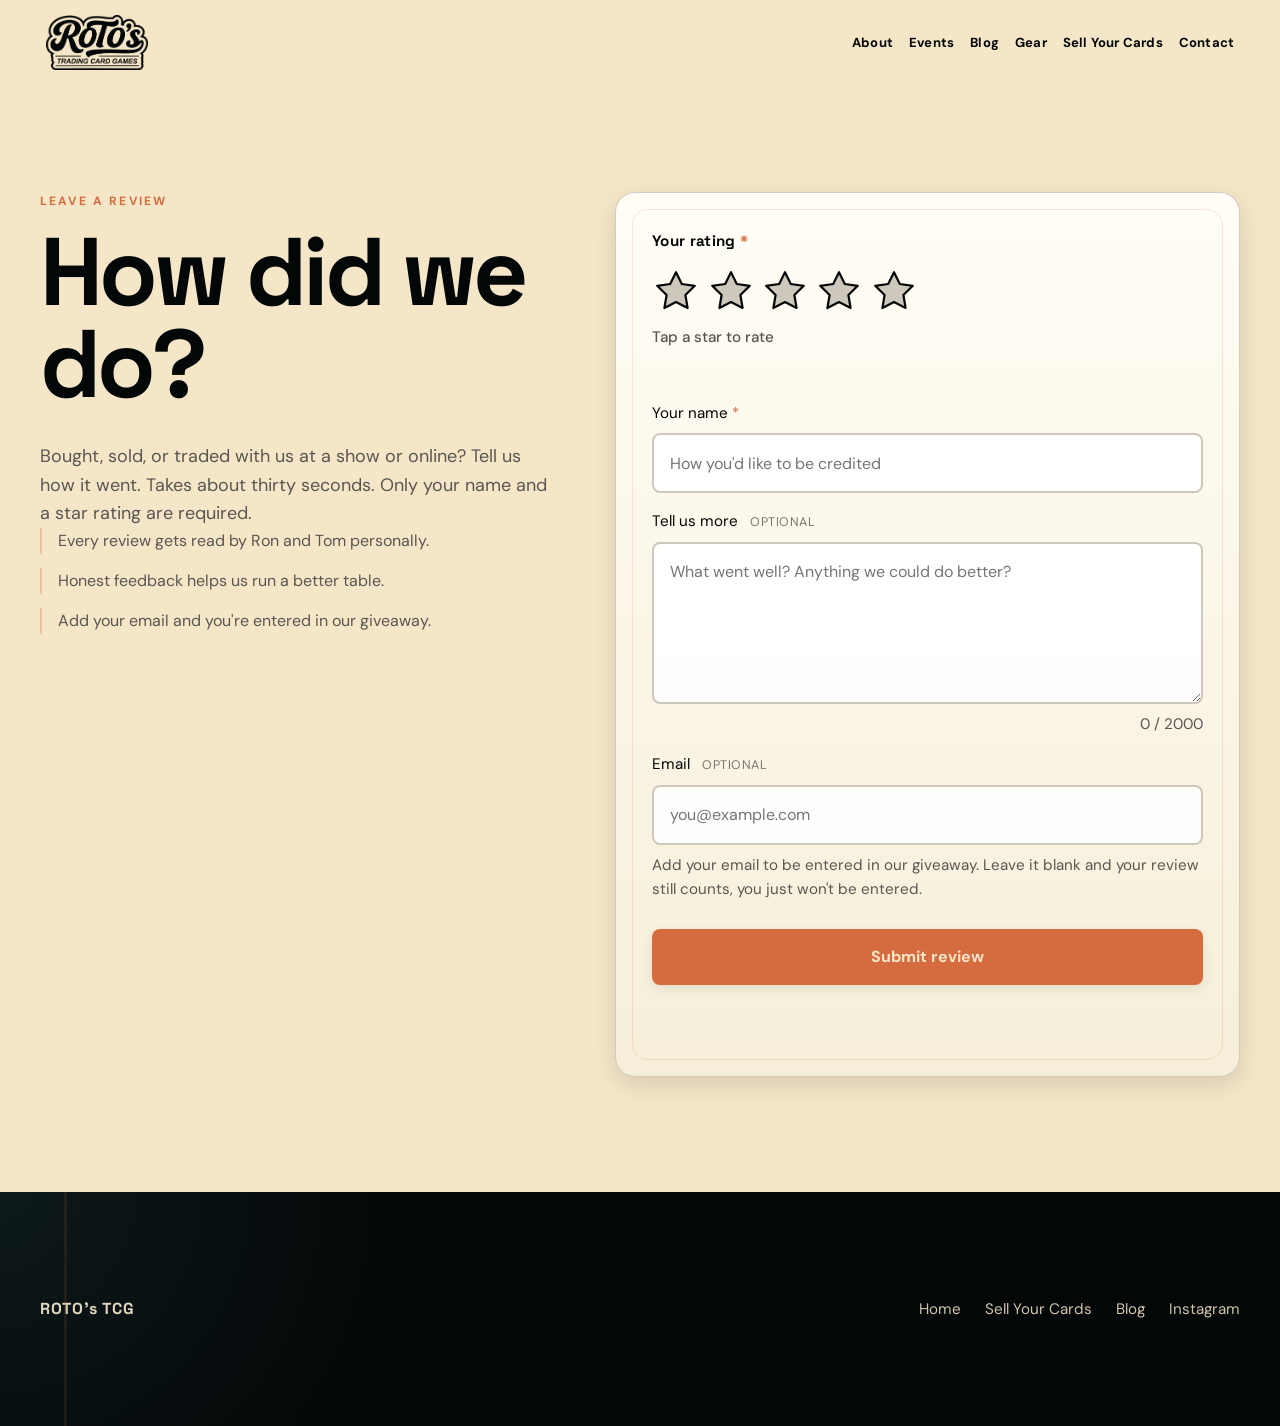
<file: leaveareview.html>
<!doctype html>
<html lang="en">
  <head>
    <meta charset="utf-8" />
    <meta name="viewport" content="width=device-width, initial-scale=1" />
    <title>Leave a Review — ROTO's TCG</title>
    <meta
      name="description"
      content="Bought, sold, or traded with ROTO's TCG? Tell us how it went. Takes about thirty seconds."
    />
    <link rel="canonical" href="https://rotostcg.ca/leaveareview" />
    <meta name="robots" content="index, follow" />

    <meta property="og:type" content="website" />
    <meta property="og:url" content="https://rotostcg.ca/leaveareview" />
    <meta property="og:title" content="Leave a Review — ROTO's TCG" />
    <meta
      property="og:description"
      content="Bought, sold, or traded with ROTO's TCG? Tell us how it went."
    />

    <link rel="icon" href="./favicon.ico" />
    <link rel="preconnect" href="https://fonts.googleapis.com" />
    <link rel="preconnect" href="https://fonts.gstatic.com" crossorigin />
    <link
      rel="stylesheet"
      href="https://fonts.googleapis.com/css2?family=DM+Sans:wght@400;500;700&family=Space+Grotesk:wght@500;700&display=swap"
    />
    <link rel="stylesheet" href="./styles.css" />
  </head>

  <body>
    <a class="skip-link" href="#main-content">Skip to content</a>

    <header class="site-header" id="top">
      <nav class="navbar" aria-label="Primary">
        <a class="brand" href="/" aria-label="ROTO's TCG home">
          <img src="./assets/logo-black.png" alt="ROTO's TCG logo" />
        </a>

        <button
          class="nav-toggle"
          type="button"
          aria-expanded="false"
          aria-controls="site-menu"
          aria-label="Open navigation"
        >
          <span></span>
          <span></span>
          <span></span>
        </button>

        <div class="nav-panel" id="site-menu">
          <a href="/#about">About</a>
          <a href="/#events">Events</a>
          <a href="/blog/">Blog</a>
          <a href="/gear.html">Gear</a>
          <a href="/#sell">Sell Your Cards</a>
          <a href="/#contact">Contact</a>
        </div>
      </nav>
    </header>

    <main id="main-content">
      <section class="section section-cream review-section" aria-labelledby="review-title">
        <div class="section-shell review-shell">
          <div class="review-intro">
            <div class="section-heading reveal">
              <p class="eyebrow">Leave a review</p>
              <h1 id="review-title">How did we do?</h1>
            </div>

            <p class="form-lead reveal">
              Bought, sold, or traded with us at a show or online? Tell us how it
              went. Takes about thirty seconds. Only your name and a star rating
              are required.
            </p>

            <div class="form-points reveal">
              <p>Every review gets read by Ron and Tom personally.</p>
              <p>Honest feedback helps us run a better table.</p>
              <p>Add your email and you're entered in our giveaway.</p>
            </div>
          </div>

          <div class="form-card reveal">
            <form class="contact-form review-form" id="review-form" novalidate>
              <!-- Honeypot: hidden from humans, bots fill it in -->
              <div class="hp-field" aria-hidden="true">
                <label>
                  Website
                  <input
                    type="text"
                    name="website"
                    id="hp-website"
                    tabindex="-1"
                    autocomplete="off"
                  />
                </label>
              </div>

              <fieldset class="star-fieldset" aria-describedby="rating-hint">
                <legend>Your rating <span class="req">*</span></legend>

                <div class="star-row" id="star-row" role="radiogroup" aria-label="Rating out of 5 stars">
                  <button type="button" class="star" data-value="1" role="radio" aria-checked="false" aria-label="1 star">
                    <svg viewBox="0 0 24 24" aria-hidden="true"><path d="M12 2.6l2.9 5.9 6.5.9-4.7 4.6 1.1 6.5-5.8-3-5.8 3 1.1-6.5L2.6 9.4l6.5-.9z"/></svg>
                  </button>
                  <button type="button" class="star" data-value="2" role="radio" aria-checked="false" aria-label="2 stars">
                    <svg viewBox="0 0 24 24" aria-hidden="true"><path d="M12 2.6l2.9 5.9 6.5.9-4.7 4.6 1.1 6.5-5.8-3-5.8 3 1.1-6.5L2.6 9.4l6.5-.9z"/></svg>
                  </button>
                  <button type="button" class="star" data-value="3" role="radio" aria-checked="false" aria-label="3 stars">
                    <svg viewBox="0 0 24 24" aria-hidden="true"><path d="M12 2.6l2.9 5.9 6.5.9-4.7 4.6 1.1 6.5-5.8-3-5.8 3 1.1-6.5L2.6 9.4l6.5-.9z"/></svg>
                  </button>
                  <button type="button" class="star" data-value="4" role="radio" aria-checked="false" aria-label="4 stars">
                    <svg viewBox="0 0 24 24" aria-hidden="true"><path d="M12 2.6l2.9 5.9 6.5.9-4.7 4.6 1.1 6.5-5.8-3-5.8 3 1.1-6.5L2.6 9.4l6.5-.9z"/></svg>
                  </button>
                  <button type="button" class="star" data-value="5" role="radio" aria-checked="false" aria-label="5 stars">
                    <svg viewBox="0 0 24 24" aria-hidden="true"><path d="M12 2.6l2.9 5.9 6.5.9-4.7 4.6 1.1 6.5-5.8-3-5.8 3 1.1-6.5L2.6 9.4l6.5-.9z"/></svg>
                  </button>
                </div>

                <p class="field-hint" id="rating-hint">
                  <span id="rating-label">Tap a star to rate</span>
                </p>
              </fieldset>

              <div class="field-grid">
                <label class="field field-wide">
                  <span>Your name <span class="req">*</span></span>
                  <input
                    type="text"
                    name="name"
                    id="review-name"
                    maxlength="80"
                    required
                    autocomplete="name"
                    placeholder="How you'd like to be credited"
                  />
                </label>

                <label class="field field-wide">
                  <span>Tell us more <em class="optional">optional</em></span>
                  <textarea
                    name="comment"
                    id="review-comment"
                    rows="5"
                    maxlength="2000"
                    placeholder="What went well? Anything we could do better?"
                  ></textarea>
                  <span class="field-hint char-count" id="char-count">0 / 2000</span>
                </label>

                <label class="field field-wide">
                  <span>Email <em class="optional">optional</em></span>
                  <input
                    type="email"
                    name="email"
                    id="review-email"
                    autocomplete="email"
                    placeholder="you@example.com"
                  />
                  <span class="field-hint">
                    Add your email to be entered in our giveaway. Leave it blank
                    and your review still counts, you just won't be entered.
                  </span>
                </label>
              </div>

              <button type="submit" class="button button-primary review-submit" id="review-submit">
                Submit review
              </button>

              <p class="form-status" id="form-status" role="status" aria-live="polite"></p>
            </form>

            <div class="review-success" id="review-success" hidden>
              <div class="review-success-mark" aria-hidden="true">
                <svg viewBox="0 0 24 24"><path d="M20 6L9 17l-5-5"/></svg>
              </div>
              <h2>Thanks for that.</h2>
              <p id="success-detail">
                Your review is in. Ron and Tom read every single one.
              </p>
              <a class="button button-ghost" href="/">Back to the site</a>
            </div>
          </div>
        </div>
      </section>
    </main>

    <footer class="site-footer section-dark">
      <div class="section-shell footer-shell-simple">
        <p class="footer-simple-brand">ROTO's TCG</p>
        <nav class="footer-simple-nav" aria-label="Footer">
          <a href="/">Home</a>
          <a href="/#sell">Sell Your Cards</a>
          <a href="/blog/">Blog</a>
          <a href="https://www.instagram.com/rotos_tcg/" rel="noopener noreferrer" target="_blank">Instagram</a>
        </nav>
      </div>
    </footer>

    <script src="./js/supabase-config.js"></script>
    <script src="./js/review.js"></script>
    <script defer src="./script.js"></script>
  </body>
</html>
</file>
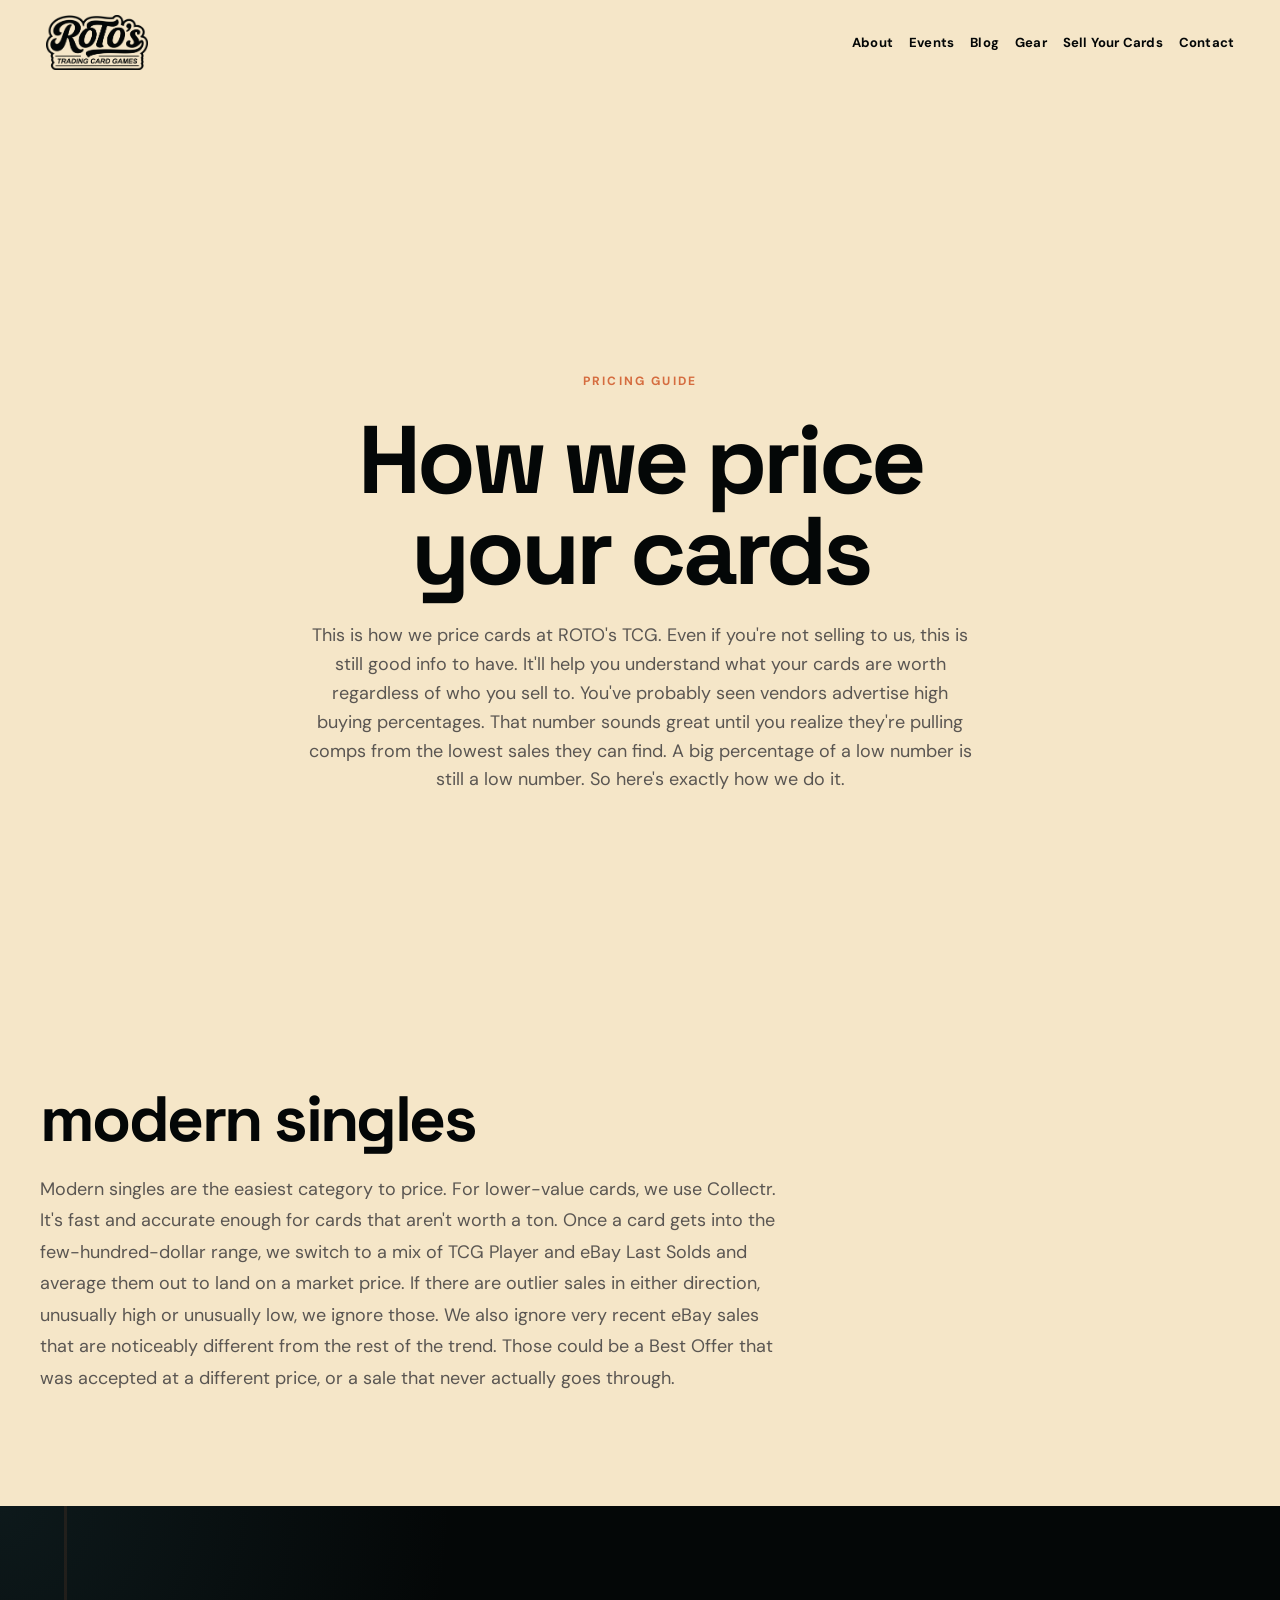
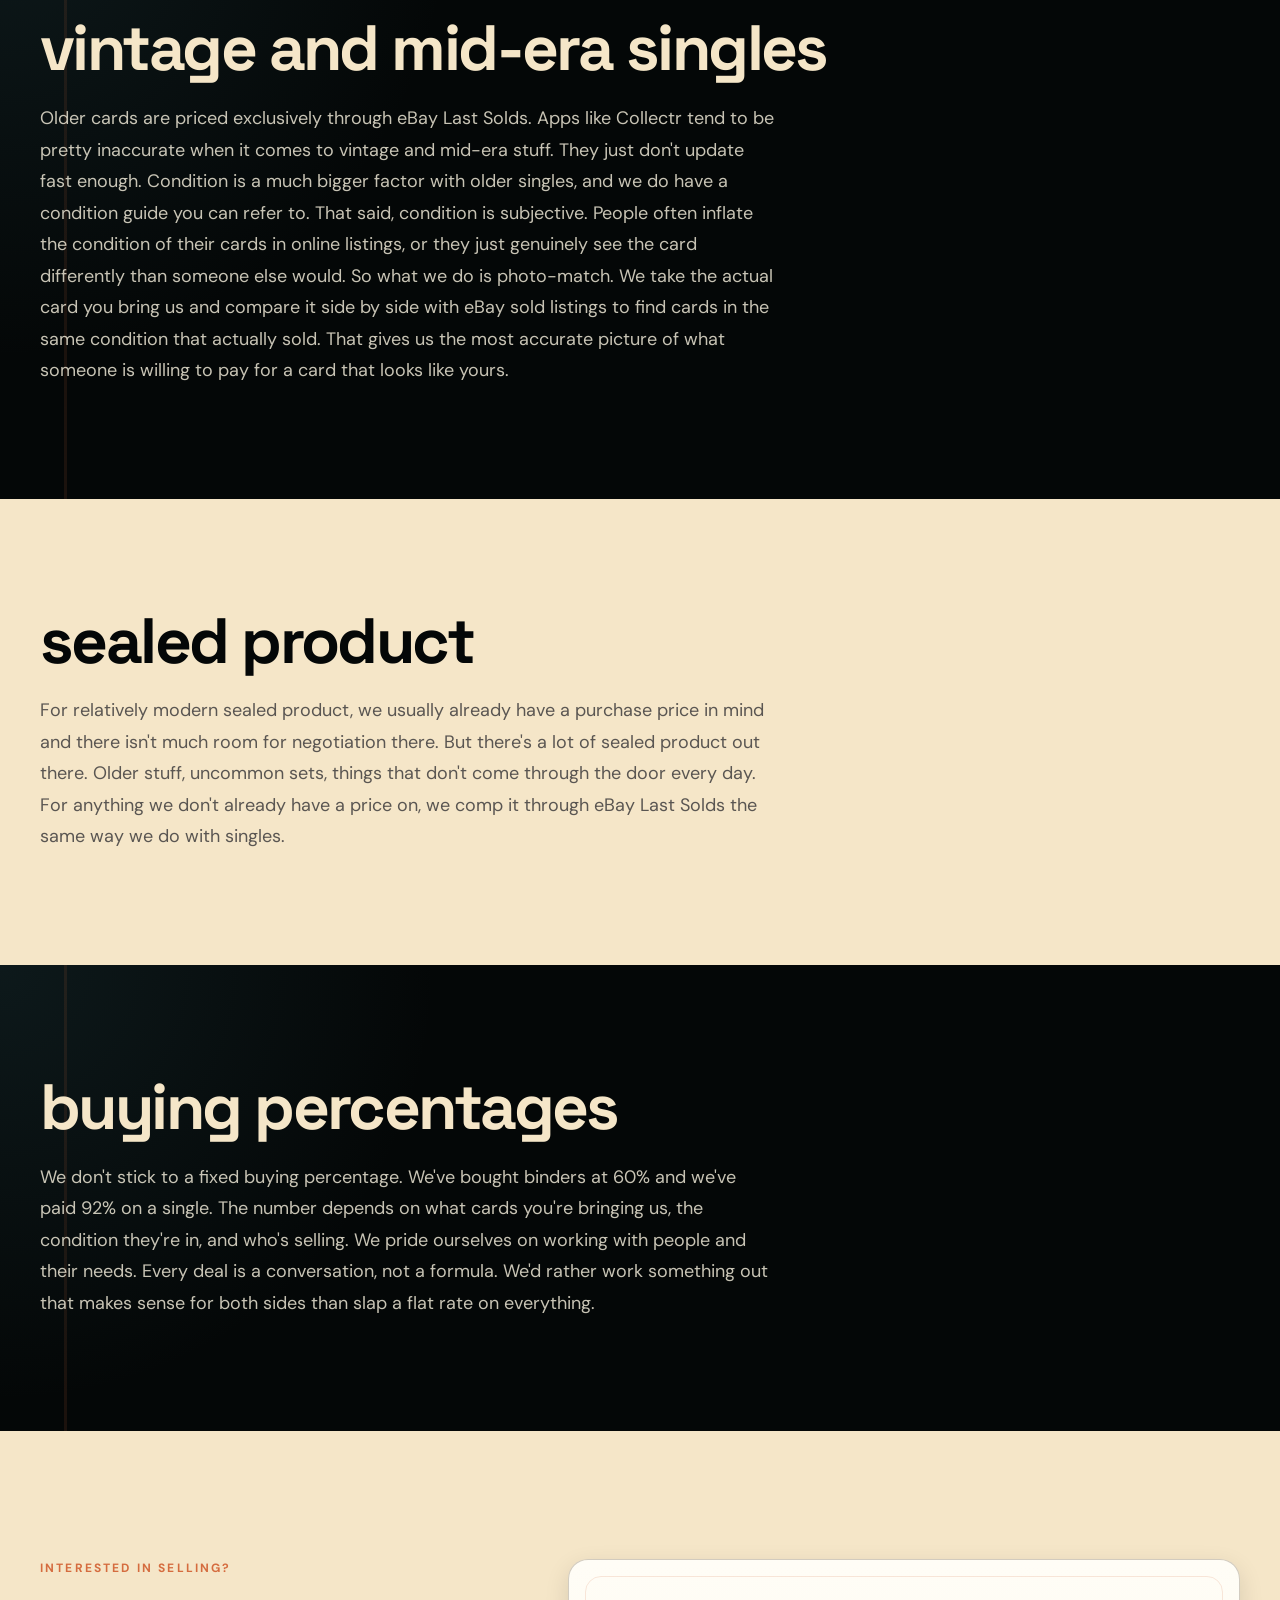
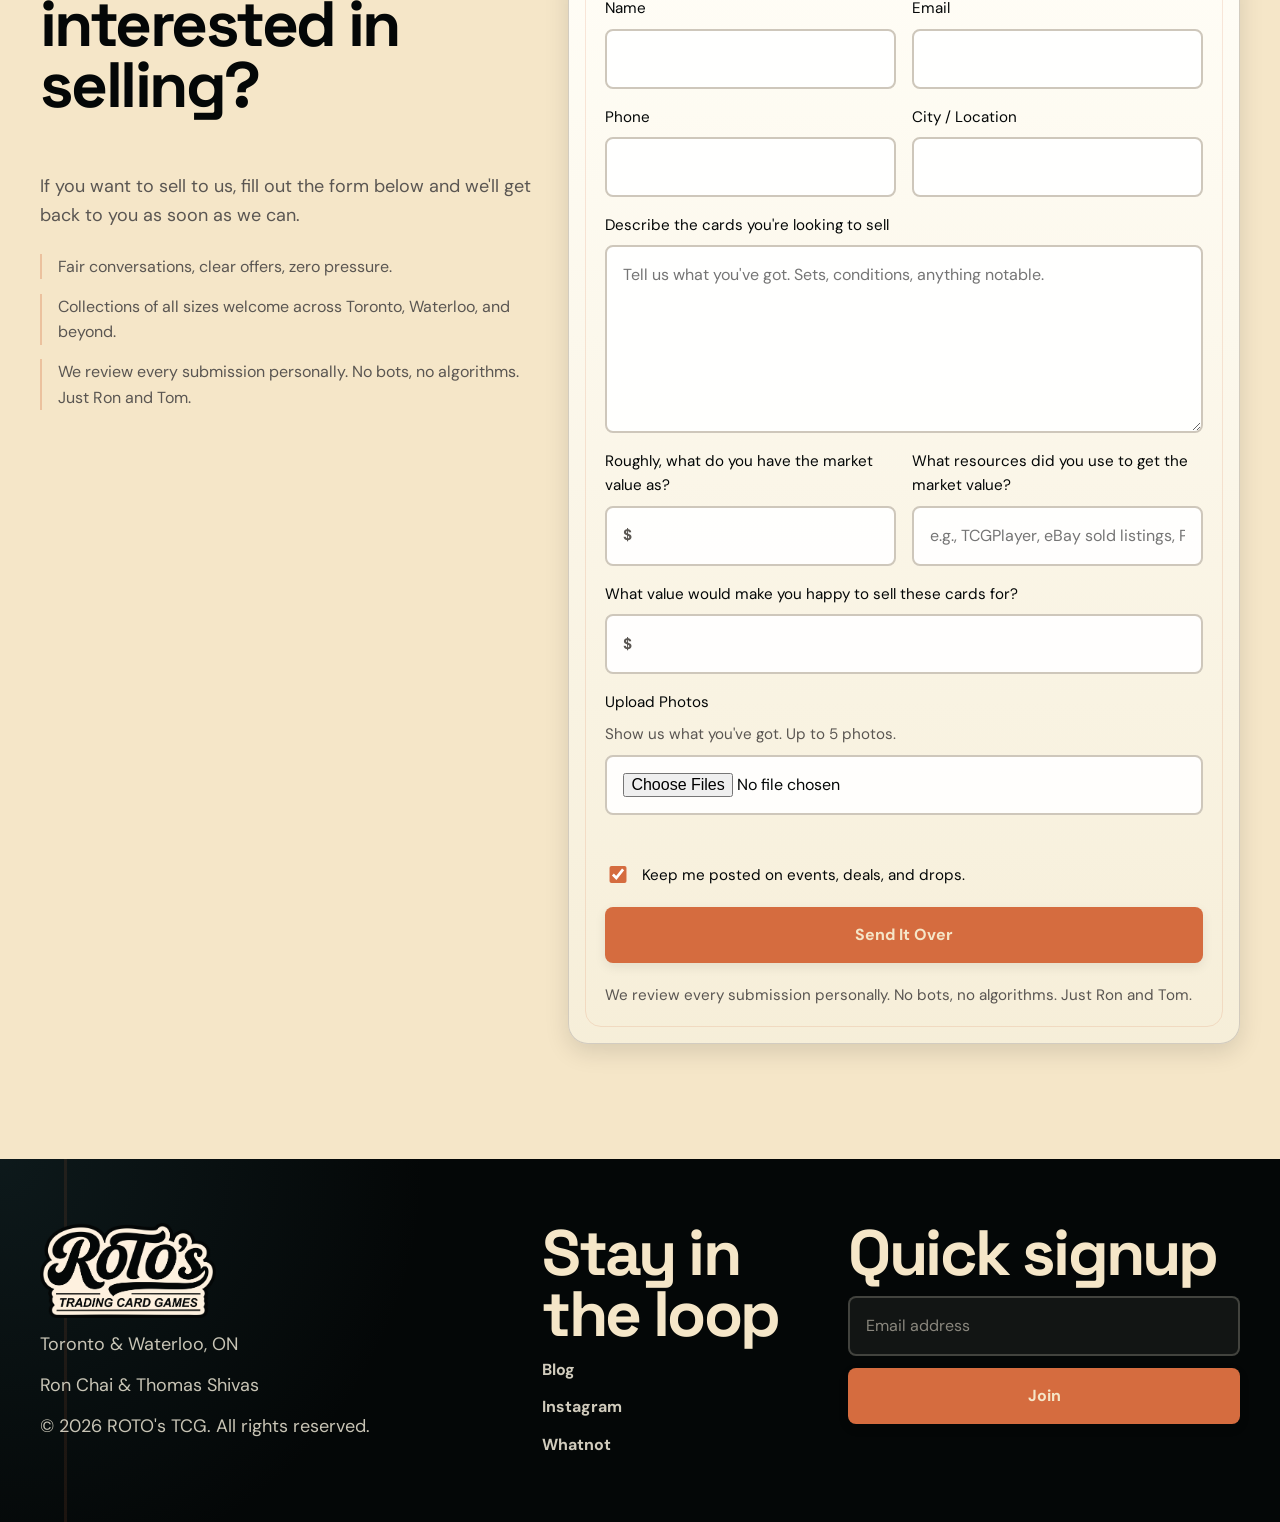
<file: pricing-guide.html>
<!DOCTYPE html>
<html lang="en">
  <head>
    <meta charset="UTF-8" />
    <meta name="viewport" content="width=device-width, initial-scale=1.0" />
    <title>How We Price Cards | ROTO's TCG - Toronto &amp; Waterloo</title>
    <meta
      name="description"
      content="See exactly how ROTO's TCG prices modern singles, vintage cards, and sealed product. Tools we use, sales we check, and why our comps are transparent."
    />
    <meta
      property="og:title"
      content="How We Price Cards | ROTO's TCG - Toronto &amp; Waterloo"
    />
    <meta
      property="og:description"
      content="See exactly how ROTO's TCG prices modern singles, vintage cards, and sealed product. Tools we use, sales we check, and why our comps are transparent."
    />
    <meta property="og:type" content="website" />
    <meta property="og:image" content="https://rotostcg.ca/assets/logo.png" />
    <meta name="twitter:card" content="summary_large_image" />
    <meta
      name="twitter:title"
      content="How We Price Cards | ROTO's TCG - Toronto &amp; Waterloo"
    />
    <meta
      name="twitter:description"
      content="See exactly how ROTO's TCG prices modern singles, vintage cards, and sealed product. Tools we use, sales we check, and why our comps are transparent."
    />
    <meta name="twitter:image" content="https://rotostcg.ca/assets/logo.png" />
    <meta name="theme-color" content="#fff8e5" />
    <link rel="icon" type="image/x-icon" href="/favicon.ico" />
    <link rel="icon" type="image/png" sizes="32x32" href="/assets/favicon-32.png" />
    <link rel="icon" type="image/png" sizes="16x16" href="/assets/favicon-16.png" />
    <link rel="apple-touch-icon" sizes="180x180" href="/assets/apple-touch-icon.png" />
    <link rel="canonical" href="https://rotostcg.ca/pricing-guide.html" />
    <meta property="og:url" content="https://rotostcg.ca/pricing-guide.html" />
    <link rel="preconnect" href="https://fonts.googleapis.com" />
    <link rel="preconnect" href="https://fonts.gstatic.com" crossorigin />
    <link
      href="https://fonts.googleapis.com/css2?family=DM+Sans:wght@400;500;700&family=Space+Grotesk:wght@500;700&display=swap"
      rel="stylesheet"
    />
    <link rel="stylesheet" href="./styles.css" />
    <script type="application/ld+json">
      {
        "@context": "https://schema.org",
        "@type": "LocalBusiness",
        "name": "ROTO's TCG",
        "description": "Toronto and Waterloo's trusted Pokemon card specialists. Buy, sell, and trade with Ron and Tom.",
        "areaServed": ["Toronto, Ontario", "Waterloo, Ontario", "Ontario"],
        "address": {
          "@type": "PostalAddress",
          "addressRegion": "ON",
          "addressCountry": "CA"
        },
        "url": "https://rotostcg.ca",
        "image": "https://rotostcg.ca/assets/logo.png",
        "telephone": "",
        "priceRange": "$$",
        "openingHours": [],
        "sameAs": [
          "https://www.instagram.com/rotos_tcg/",
          "https://www.whatnot.com/s/sPpusQs4"
        ]
      }
    </script>
    <script defer src="./script.js"></script>
  </head>
  <body>
    <a class="skip-link" href="#main-content">Skip to content</a>

    <header class="site-header" id="top">
      <nav class="navbar" aria-label="Primary">
        <a class="brand" href="index.html#top" aria-label="ROTO's TCG home">
          <img src="./assets/logo-black.png" alt="ROTO's TCG logo" />
        </a>

        <button
          class="nav-toggle"
          type="button"
          aria-expanded="false"
          aria-controls="site-menu"
          aria-label="Open navigation"
        >
          <span></span>
          <span></span>
          <span></span>
        </button>

        <div class="nav-panel" id="site-menu">
          <a href="index.html#about">About</a>
          <a href="index.html#events">Events</a>
          <a href="/blog/">Blog</a>
          <a href="gear.html">Gear</a>
          <a href="index.html#sell">Sell Your Cards</a>
          <a href="index.html#contact">Contact</a>
        </div>
      </nav>
    </header>

    <main id="main-content">
      <section class="hero section-cream" aria-labelledby="hero-title">
        <div class="section-shell hero-shell">
          <div class="hero-copy guide-hero-copy">
            <p class="eyebrow reveal">pricing guide</p>
            <h1 class="reveal" id="hero-title">How we price your cards</h1>
            <p class="hero-text reveal">
              This is how we price cards at ROTO's TCG. Even if you're not
              selling to us, this is still good info to have. It'll help you
              understand what your cards are worth regardless of who you sell to.
              You've probably seen vendors advertise high buying percentages.
              That number sounds great until you realize they're pulling comps
              from the lowest sales they can find. A big percentage of a low
              number is still a low number. So here's exactly how we do it.
            </p>
          </div>
        </div>
      </section>

      <section class="section section-cream guide-section" aria-labelledby="modern-singles-title">
        <div class="section-shell guide-shell">
          <div class="section-heading reveal">
            <h2 id="modern-singles-title">modern singles</h2>
          </div>
          <p class="guide-copy reveal">
            Modern singles are the easiest category to price. For lower-value
            cards, we use Collectr. It's fast and accurate enough for cards that
            aren't worth a ton. Once a card gets into the few-hundred-dollar
            range, we switch to a mix of TCG Player and eBay Last Solds and
            average them out to land on a market price. If there are outlier
            sales in either direction, unusually high or unusually low, we
            ignore those. We also ignore very recent eBay sales that are
            noticeably different from the rest of the trend. Those could be a
            Best Offer that was accepted at a different price, or a sale that
            never actually goes through.
          </p>
        </div>
      </section>

      <section
        class="section section-dark guide-section"
        aria-labelledby="vintage-mid-era-singles-title"
      >
        <div class="section-shell guide-shell">
          <div class="section-heading reveal">
            <h2 id="vintage-mid-era-singles-title">vintage and mid-era singles</h2>
          </div>
          <p class="guide-copy reveal">
            Older cards are priced exclusively through eBay Last Solds. Apps
            like Collectr tend to be pretty inaccurate when it comes to vintage
            and mid-era stuff. They just don't update fast enough. Condition is
            a much bigger factor with older singles, and we do have a condition
            guide you can refer to. That said, condition is subjective. People
            often inflate the condition of their cards in online listings, or
            they just genuinely see the card differently than someone else would.
            So what we do is photo-match. We take the actual card you bring us
            and compare it side by side with eBay sold listings to find cards in
            the same condition that actually sold. That gives us the most
            accurate picture of what someone is willing to pay for a card that
            looks like yours.
          </p>
        </div>
      </section>

      <section class="section section-cream guide-section" aria-labelledby="sealed-product-title">
        <div class="section-shell guide-shell">
          <div class="section-heading reveal">
            <h2 id="sealed-product-title">sealed product</h2>
          </div>
          <p class="guide-copy reveal">
            For relatively modern sealed product, we usually already have a
            purchase price in mind and there isn't much room for negotiation
            there. But there's a lot of sealed product out there. Older stuff,
            uncommon sets, things that don't come through the door every day. For
            anything we don't already have a price on, we comp it through eBay
            Last Solds the same way we do with singles.
          </p>
        </div>
      </section>

      <section class="section section-dark guide-section" aria-labelledby="buying-percentages-title">
        <div class="section-shell guide-shell">
          <div class="section-heading reveal">
            <h2 id="buying-percentages-title">buying percentages</h2>
          </div>
          <p class="guide-copy reveal">
            We don't stick to a fixed buying percentage. We've bought binders at
            60% and we've paid 92% on a single. The number depends on what cards
            you're bringing us, the condition they're in, and who's selling. We
            pride ourselves on working with people and their needs. Every deal is
            a conversation, not a formula. We'd rather work something out
            that makes sense for both sides than slap a flat rate on everything.
          </p>
        </div>
      </section>

      <section class="section section-cream section-form" aria-labelledby="sell-title">
        <div class="section-shell form-shell">
          <div class="form-intro">
            <div class="section-heading reveal">
              <p class="eyebrow">interested in selling?</p>
              <h2 id="sell-title">interested in selling?</h2>
            </div>

            <p class="form-lead reveal">
              If you want to sell to us, fill out the form below and we'll get
              back to you as soon as we can.
            </p>

            <div class="form-points reveal">
              <p>Fair conversations, clear offers, zero pressure.</p>
              <p>Collections of all sizes welcome across Toronto, Waterloo, and beyond.</p>
              <p>We review every submission personally. No bots, no algorithms. Just Ron and Tom.</p>
            </div>
          </div>

          <div class="form-card reveal">
            <form
              class="contact-form"
              id="contact-form"
              action="https://formsubmit.co/rotom.assistant4@gmail.com"
              method="POST"
              enctype="multipart/form-data"
            >
              <input type="hidden" name="_subject" value="New ROTO's TCG collection inquiry" />
              <input type="hidden" name="_captcha" value="false" />
              <input type="hidden" name="_next" value="https://rotostcg.ca/#sell" />

              <div class="field-grid">
                <label class="field">
                  <span>Name</span>
                  <input type="text" name="name" required autocomplete="name" />
                </label>

                <label class="field">
                  <span>Email</span>
                  <input type="email" name="email" required autocomplete="email" />
                </label>

                <label class="field">
                  <span>Phone</span>
                  <input type="tel" name="phone" autocomplete="tel" />
                </label>

                <label class="field">
                  <span>City / Location</span>
                  <input type="text" name="location" required autocomplete="address-level2" />
                </label>

                <label class="field field-wide">
                  <span>Describe the cards you're looking to sell</span>
                  <textarea
                    name="collection_details"
                    rows="6"
                    required
                    placeholder="Tell us what you've got. Sets, conditions, anything notable."
                  ></textarea>
                </label>

                <label class="field">
                  <span>Roughly, what do you have the market value as?</span>
                  <div class="money-input">
                    <span aria-hidden="true">$</span>
                    <input type="text" name="market_value" required inputmode="decimal" />
                  </div>
                </label>

                <label class="field">
                  <span>What resources did you use to get the market value?</span>
                  <input
                    type="text"
                    name="valuation_sources"
                    required
                    placeholder="e.g., TCGPlayer, eBay sold listings, PriceCharting..."
                  />
                </label>

                <label class="field field-wide">
                  <span>What value would make you happy to sell these cards for?</span>
                  <div class="money-input">
                    <span aria-hidden="true">$</span>
                    <input type="text" name="target_value" required inputmode="decimal" />
                  </div>
                </label>

                <label class="field field-wide">
                  <span>Upload Photos</span>
                  <span class="field-hint">Show us what you've got. Up to 5 photos.</span>
                  <input
                    id="photo-upload"
                    type="file"
                    name="photos"
                    accept="image/*"
                    multiple
                  />
                  <span class="file-feedback" id="file-feedback" aria-live="polite"></span>
                </label>
              </div>

              <label class="checkbox-field">
                <input type="checkbox" name="subscribe" checked />
                <span>Keep me posted on events, deals, and drops.</span>
              </label>

              <button class="button button-primary button-submit" type="submit">
                Send It Over
              </button>

              <p class="form-note">
                We review every submission personally. No bots, no algorithms.
                Just Ron and Tom.
              </p>
            </form>
          </div>
        </div>
      </section>
    </main>

    <footer class="site-footer section-dark" id="contact">
      <div class="section-shell footer-shell">
        <div class="footer-brand reveal">
          <img
            src="./assets/logo-no-bg.png"
            alt="ROTO's TCG logo"
            loading="lazy"
            width="180"
          />
          <p>Toronto &amp; Waterloo, ON</p>
          <p>Ron Chai &amp; Thomas Shivas</p>
          <p>© 2026 ROTO's TCG. All rights reserved.</p>
        </div>

        <div class="footer-links reveal">
          <h2 class="footer-heading">Stay in the loop</h2>
          <a href="/blog/">Blog</a>
          <a href="https://www.instagram.com/rotos_tcg/" target="_blank" rel="noreferrer"
            >Instagram</a
          >
          <a href="https://www.whatnot.com/s/sPpusQs4" target="_blank" rel="noreferrer"
            >Whatnot</a
          >
        </div>

        <div class="footer-form reveal">
          <h2 class="footer-heading">Quick signup</h2>
          <form
            class="mini-signup"
            action="https://formsubmit.co/rotom.assistant4@gmail.com"
            method="POST"
          >
            <input type="hidden" name="_subject" value="ROTO's TCG footer signup" />
            <input type="hidden" name="_captcha" value="false" />
            <label class="sr-only" for="footer-email">Email</label>
            <input
              id="footer-email"
              type="email"
              name="email"
              placeholder="Email address"
              required
              autocomplete="email"
            />
            <button type="submit">Join</button>
          </form>
        </div>
      </div>
    </footer>
  </body>
</html>
</file>
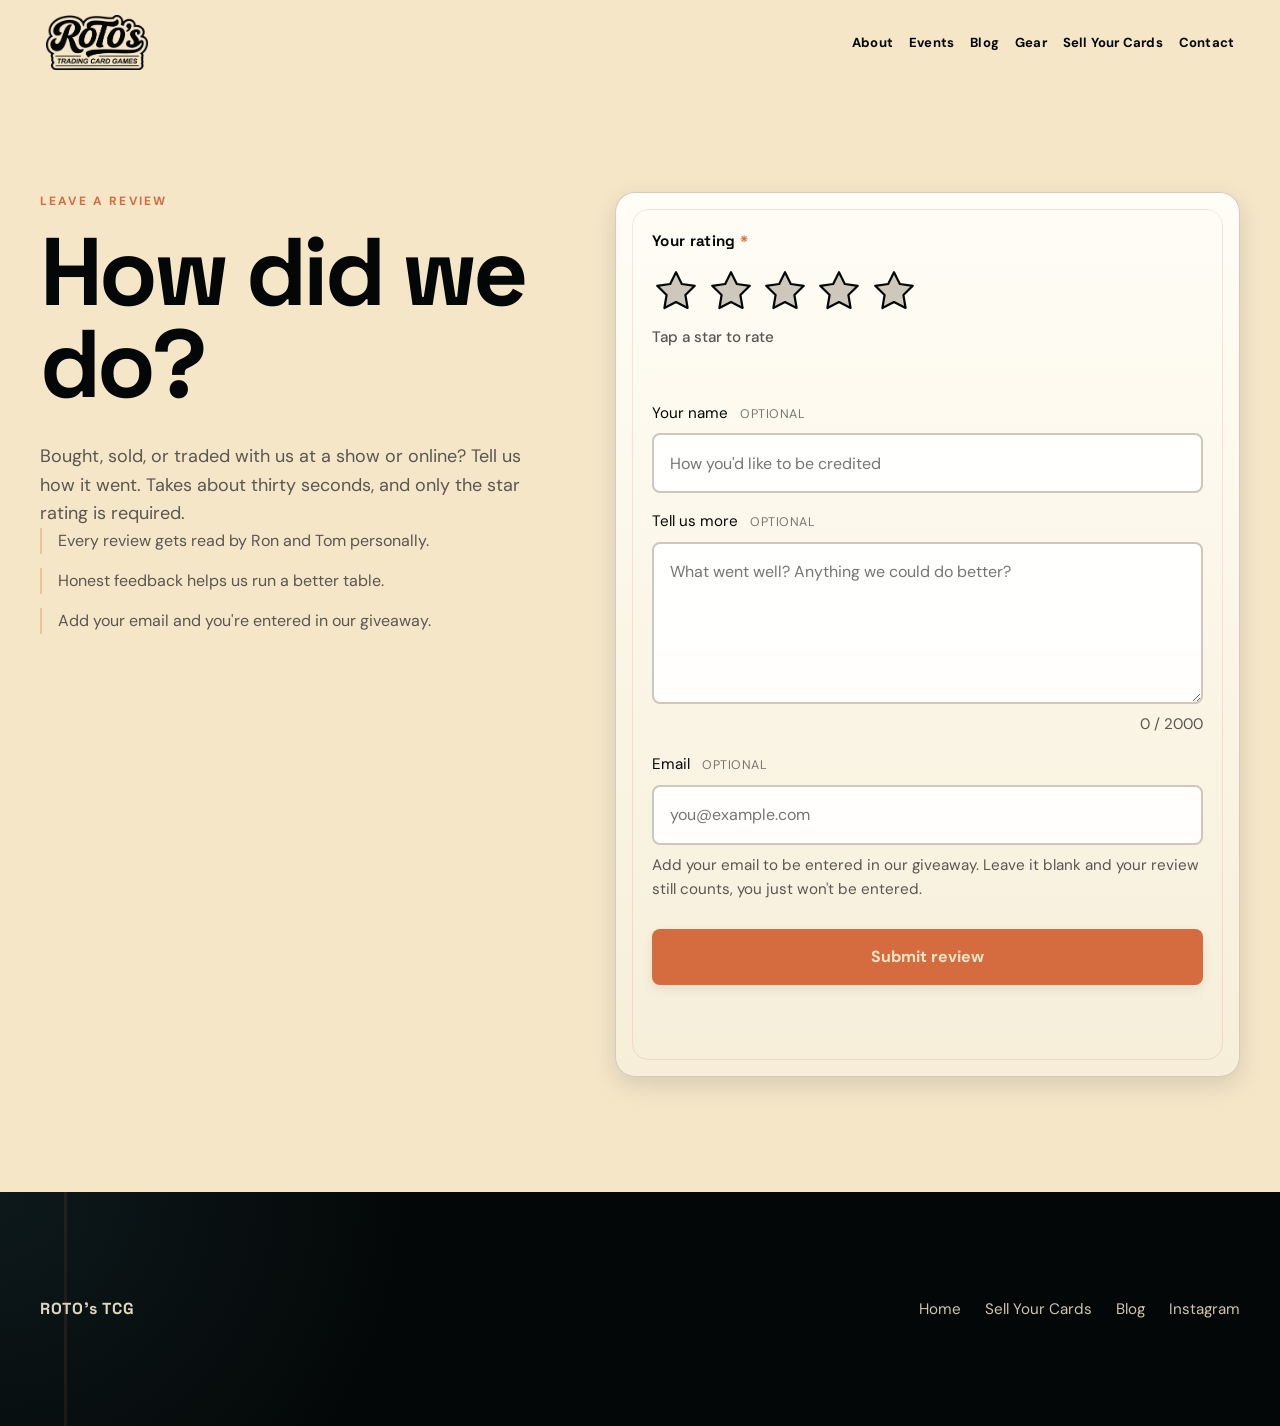
<file: review.html>
<!doctype html>
<html lang="en">
  <head>
    <meta charset="utf-8" />
    <meta name="viewport" content="width=device-width, initial-scale=1" />
    <title>Leave a Review — ROTO's TCG</title>
    <meta
      name="description"
      content="Bought, sold, or traded with ROTO's TCG? Tell us how it went. Takes about thirty seconds."
    />
    <link rel="canonical" href="https://rotostcg.ca/review" />
    <meta name="robots" content="index, follow" />

    <meta property="og:type" content="website" />
    <meta property="og:url" content="https://rotostcg.ca/review" />
    <meta property="og:title" content="Leave a Review — ROTO's TCG" />
    <meta
      property="og:description"
      content="Bought, sold, or traded with ROTO's TCG? Tell us how it went."
    />

    <link rel="icon" href="./favicon.ico" />
    <link rel="preconnect" href="https://fonts.googleapis.com" />
    <link rel="preconnect" href="https://fonts.gstatic.com" crossorigin />
    <link
      rel="stylesheet"
      href="https://fonts.googleapis.com/css2?family=DM+Sans:wght@400;500;700&family=Space+Grotesk:wght@500;700&display=swap"
    />
    <link rel="stylesheet" href="./styles.css" />
  </head>

  <body>
    <a class="skip-link" href="#main-content">Skip to content</a>

    <header class="site-header" id="top">
      <nav class="navbar" aria-label="Primary">
        <a class="brand" href="/" aria-label="ROTO's TCG home">
          <img src="./assets/logo-black.png" alt="ROTO's TCG logo" />
        </a>

        <button
          class="nav-toggle"
          type="button"
          aria-expanded="false"
          aria-controls="site-menu"
          aria-label="Open navigation"
        >
          <span></span>
          <span></span>
          <span></span>
        </button>

        <div class="nav-panel" id="site-menu">
          <a href="/#about">About</a>
          <a href="/#events">Events</a>
          <a href="/blog/">Blog</a>
          <a href="/gear.html">Gear</a>
          <a href="/#sell">Sell Your Cards</a>
          <a href="/#contact">Contact</a>
        </div>
      </nav>
    </header>

    <main id="main-content">
      <section class="section section-cream review-section" aria-labelledby="review-title">
        <div class="section-shell review-shell">
          <div class="review-intro">
            <div class="section-heading reveal">
              <p class="eyebrow">Leave a review</p>
              <h1 id="review-title">How did we do?</h1>
            </div>

            <p class="form-lead reveal">
              Bought, sold, or traded with us at a show or online? Tell us how it
              went. Takes about thirty seconds, and only the star rating is
              required.
            </p>

            <div class="form-points reveal">
              <p>Every review gets read by Ron and Tom personally.</p>
              <p>Honest feedback helps us run a better table.</p>
              <p>Add your email and you're entered in our giveaway.</p>
            </div>
          </div>

          <div class="form-card reveal">
            <form class="contact-form review-form" id="review-form" novalidate>
              <!-- Honeypot: hidden from humans, bots fill it in -->
              <div class="hp-field" aria-hidden="true">
                <label>
                  Website
                  <input
                    type="text"
                    name="website"
                    id="hp-website"
                    tabindex="-1"
                    autocomplete="off"
                  />
                </label>
              </div>

              <fieldset class="star-fieldset" aria-describedby="rating-hint">
                <legend>Your rating <span class="req">*</span></legend>

                <div class="star-row" id="star-row" role="radiogroup" aria-label="Rating out of 5 stars">
                  <button type="button" class="star" data-value="1" role="radio" aria-checked="false" aria-label="1 star">
                    <svg viewBox="0 0 24 24" aria-hidden="true"><path d="M12 2.6l2.9 5.9 6.5.9-4.7 4.6 1.1 6.5-5.8-3-5.8 3 1.1-6.5L2.6 9.4l6.5-.9z"/></svg>
                  </button>
                  <button type="button" class="star" data-value="2" role="radio" aria-checked="false" aria-label="2 stars">
                    <svg viewBox="0 0 24 24" aria-hidden="true"><path d="M12 2.6l2.9 5.9 6.5.9-4.7 4.6 1.1 6.5-5.8-3-5.8 3 1.1-6.5L2.6 9.4l6.5-.9z"/></svg>
                  </button>
                  <button type="button" class="star" data-value="3" role="radio" aria-checked="false" aria-label="3 stars">
                    <svg viewBox="0 0 24 24" aria-hidden="true"><path d="M12 2.6l2.9 5.9 6.5.9-4.7 4.6 1.1 6.5-5.8-3-5.8 3 1.1-6.5L2.6 9.4l6.5-.9z"/></svg>
                  </button>
                  <button type="button" class="star" data-value="4" role="radio" aria-checked="false" aria-label="4 stars">
                    <svg viewBox="0 0 24 24" aria-hidden="true"><path d="M12 2.6l2.9 5.9 6.5.9-4.7 4.6 1.1 6.5-5.8-3-5.8 3 1.1-6.5L2.6 9.4l6.5-.9z"/></svg>
                  </button>
                  <button type="button" class="star" data-value="5" role="radio" aria-checked="false" aria-label="5 stars">
                    <svg viewBox="0 0 24 24" aria-hidden="true"><path d="M12 2.6l2.9 5.9 6.5.9-4.7 4.6 1.1 6.5-5.8-3-5.8 3 1.1-6.5L2.6 9.4l6.5-.9z"/></svg>
                  </button>
                </div>

                <p class="field-hint" id="rating-hint">
                  <span id="rating-label">Tap a star to rate</span>
                </p>
              </fieldset>

              <div class="field-grid">
                <label class="field field-wide">
                  <span>Your name <em class="optional">optional</em></span>
                  <input
                    type="text"
                    name="name"
                    id="review-name"
                    maxlength="80"
                    autocomplete="name"
                    placeholder="How you'd like to be credited"
                  />
                </label>

                <label class="field field-wide">
                  <span>Tell us more <em class="optional">optional</em></span>
                  <textarea
                    name="comment"
                    id="review-comment"
                    rows="5"
                    maxlength="2000"
                    placeholder="What went well? Anything we could do better?"
                  ></textarea>
                  <span class="field-hint char-count" id="char-count">0 / 2000</span>
                </label>

                <label class="field field-wide">
                  <span>Email <em class="optional">optional</em></span>
                  <input
                    type="email"
                    name="email"
                    id="review-email"
                    autocomplete="email"
                    placeholder="you@example.com"
                  />
                  <span class="field-hint">
                    Add your email to be entered in our giveaway. Leave it blank
                    and your review still counts, you just won't be entered.
                  </span>
                </label>
              </div>

              <button type="submit" class="button button-primary review-submit" id="review-submit">
                Submit review
              </button>

              <p class="form-status" id="form-status" role="status" aria-live="polite"></p>
            </form>

            <div class="review-success" id="review-success" hidden>
              <div class="review-success-mark" aria-hidden="true">
                <svg viewBox="0 0 24 24"><path d="M20 6L9 17l-5-5"/></svg>
              </div>
              <h2>Thanks for that.</h2>
              <p id="success-detail">
                Your review is in. Ron and Tom read every single one.
              </p>
              <a class="button button-ghost" href="/">Back to the site</a>
            </div>
          </div>
        </div>
      </section>
    </main>

    <footer class="site-footer section-dark">
      <div class="section-shell footer-shell-simple">
        <p class="footer-simple-brand">ROTO's TCG</p>
        <nav class="footer-simple-nav" aria-label="Footer">
          <a href="/">Home</a>
          <a href="/#sell">Sell Your Cards</a>
          <a href="/blog/">Blog</a>
          <a href="https://www.instagram.com/rotos_tcg/" rel="noopener noreferrer" target="_blank">Instagram</a>
        </nav>
      </div>
    </footer>

    <script src="./js/supabase-config.js"></script>
    <script src="./js/review.js"></script>
    <script defer src="./script.js"></script>
  </body>
</html>
</file>
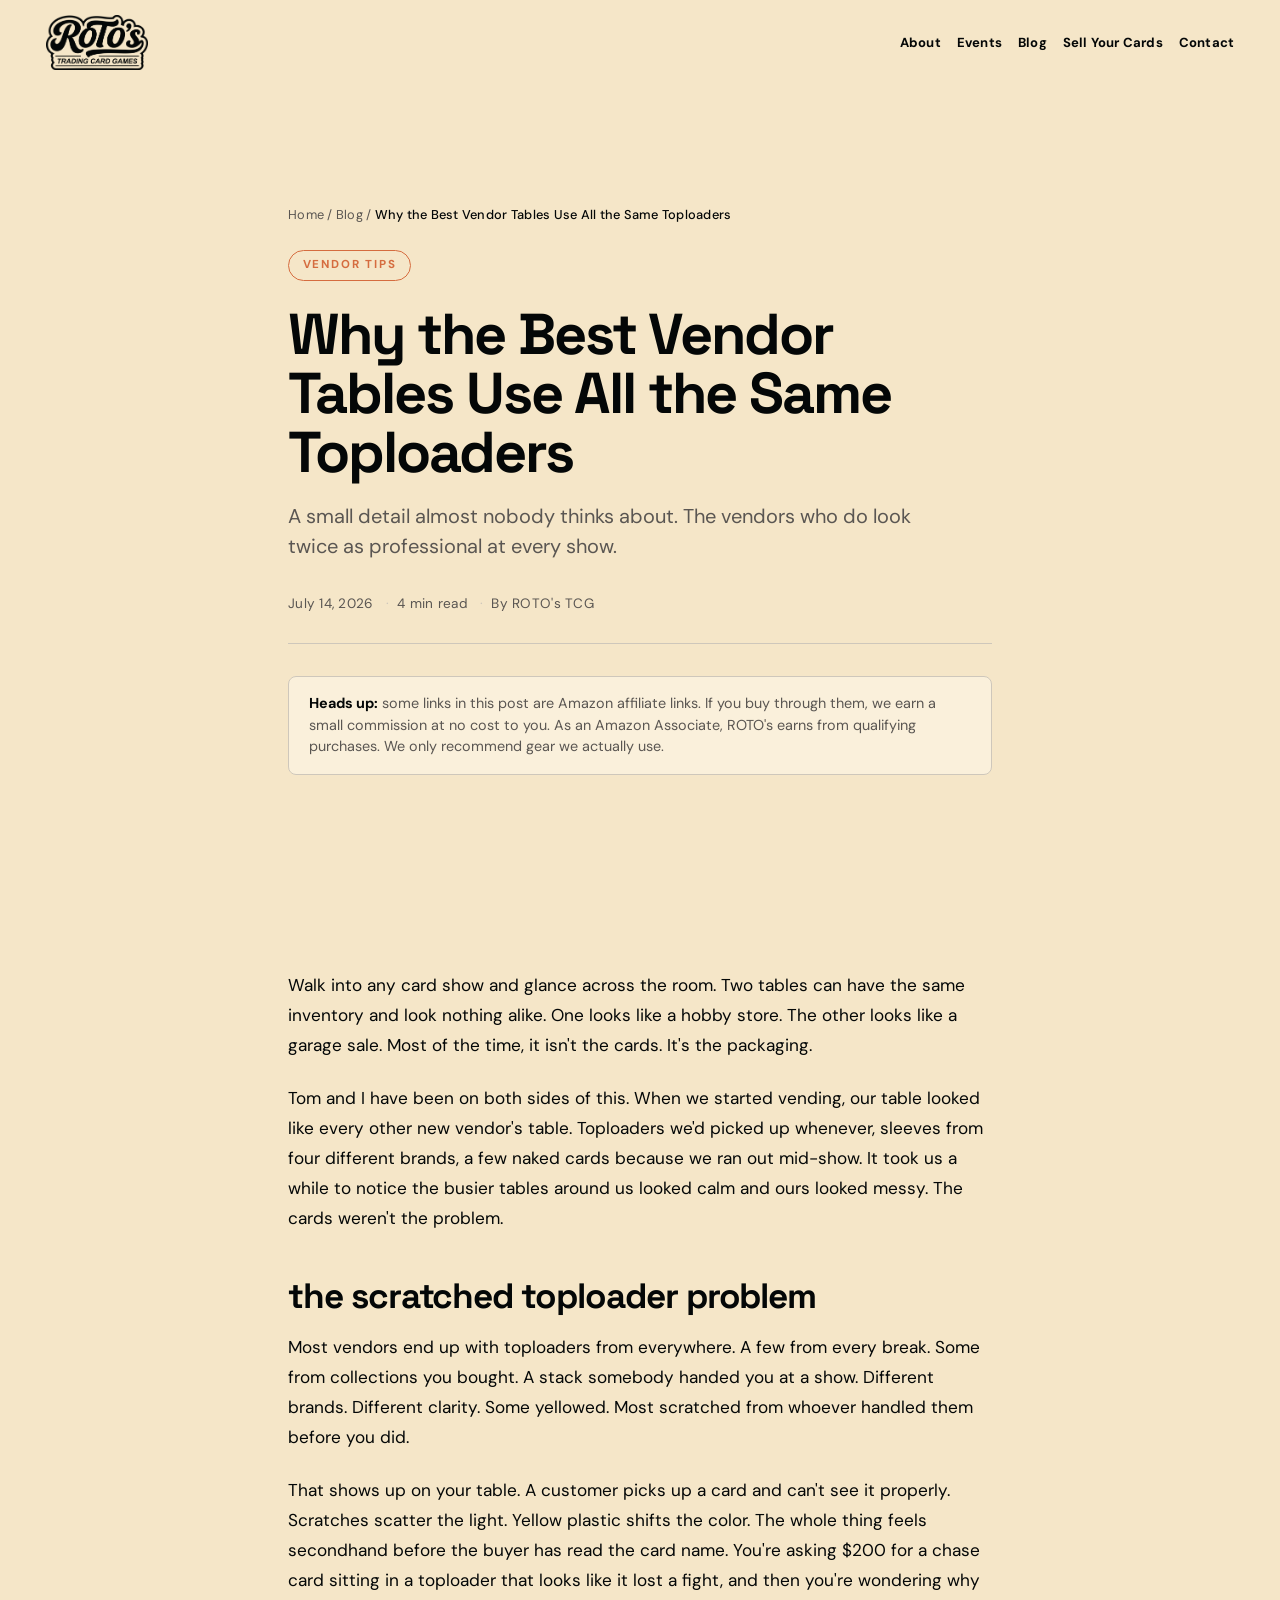
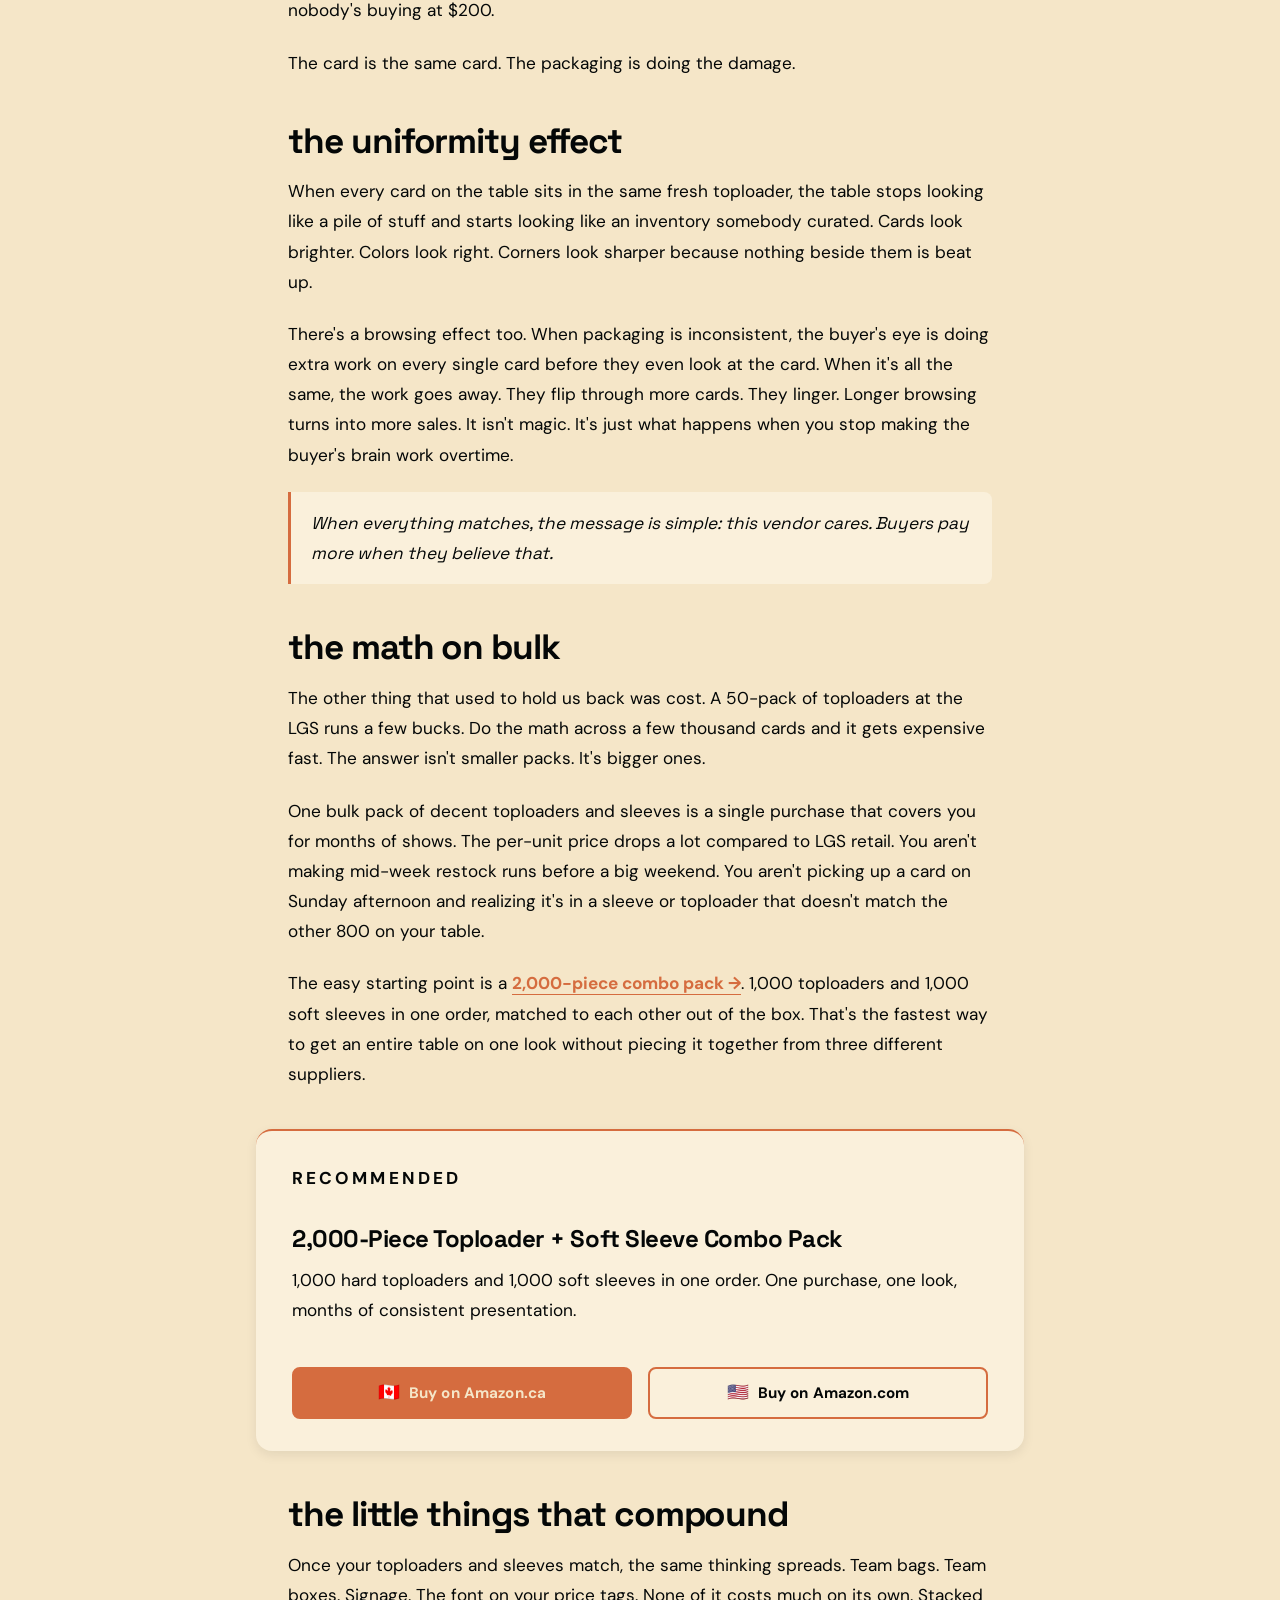
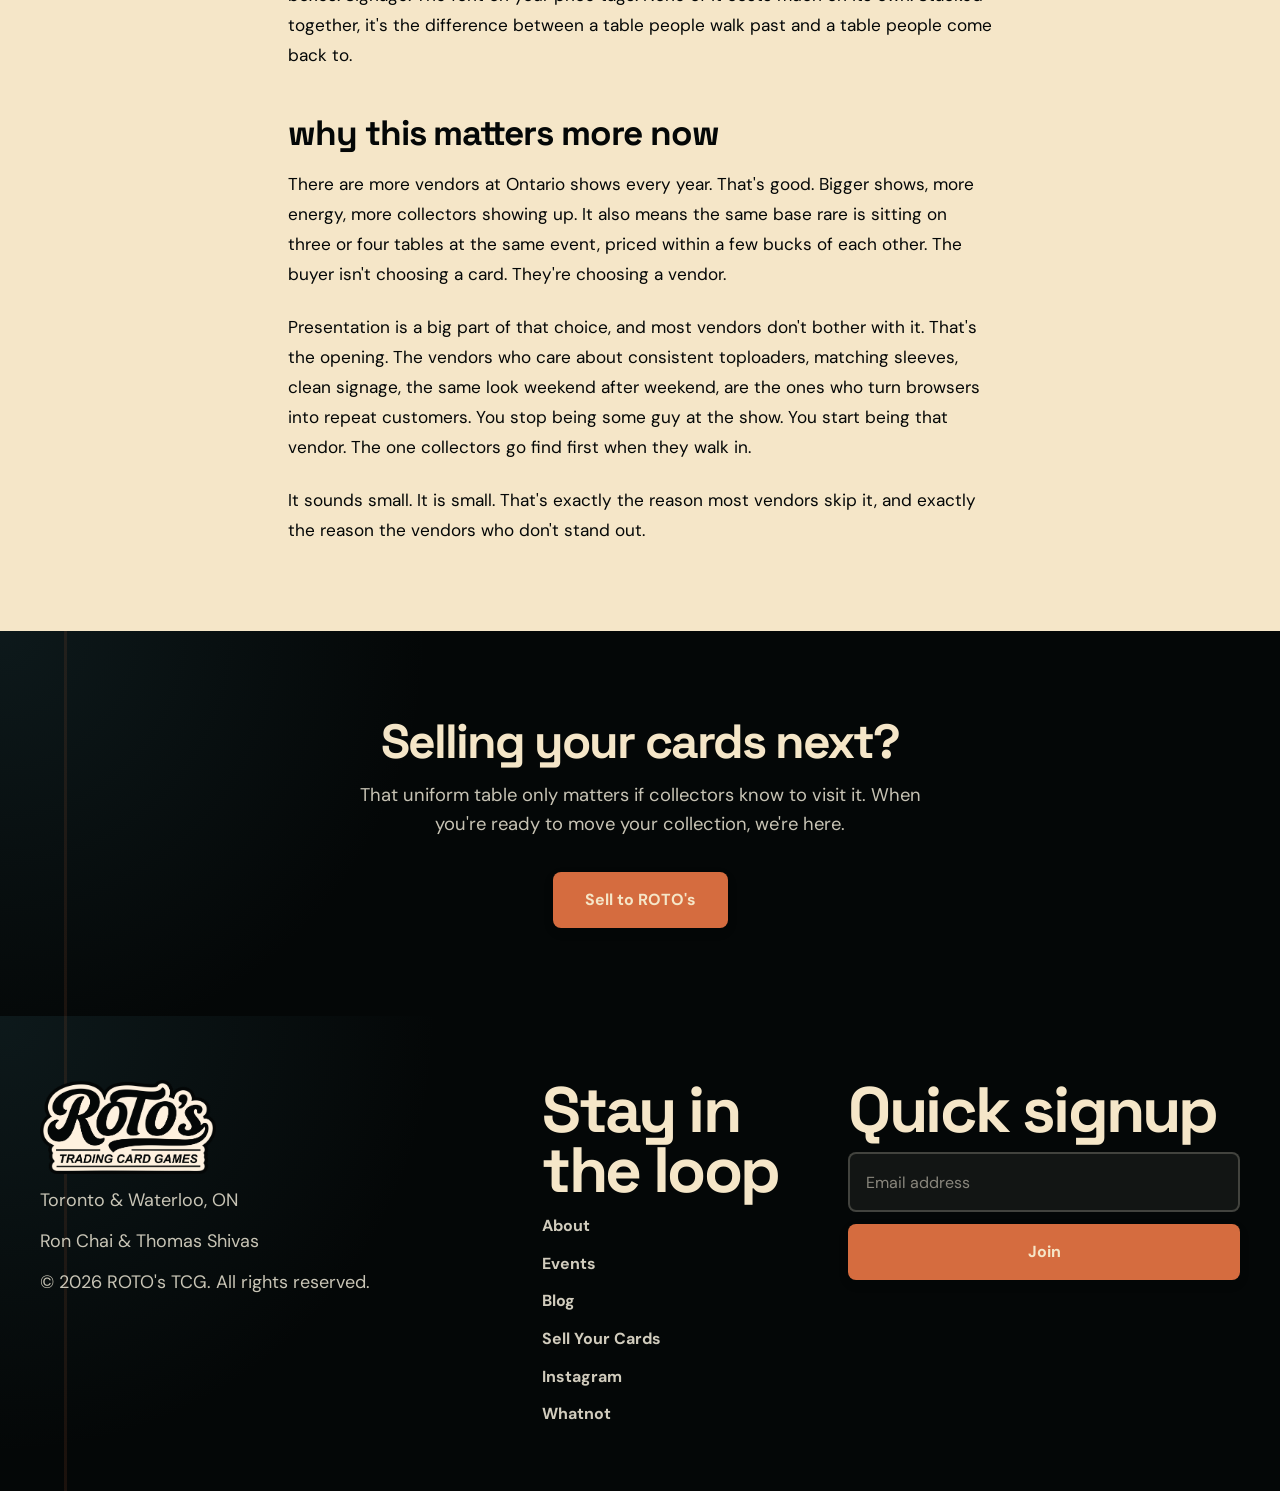
<file: blog/posts/uniform-toploaders-sleeves-vendor-tip.html>
<!DOCTYPE html>
<html lang="en">
  <head>
    <meta charset="UTF-8" />
    <meta name="viewport" content="width=device-width, initial-scale=1.0" />
    <title>Why the Best Vendor Tables Use All the Same Toploaders | ROTO's TCG</title>
    <meta
      name="description"
      content="A small detail almost nobody thinks about. Vendors who use uniform toploaders and sleeves look twice as professional at every show. Here's why it matters."
    />
    <meta
      property="og:title"
      content="Why the Best Vendor Tables Use All the Same Toploaders | ROTO's TCG"
    />
    <meta
      property="og:description"
      content="A small detail almost nobody thinks about. Vendors who use uniform toploaders and sleeves look twice as professional at every show."
    />
    <meta property="og:type" content="article" />
    <meta property="og:image" content="https://rotostcg.ca/assets/logo.png" />
    <meta
      property="og:url"
      content="https://rotostcg.ca/blog/posts/uniform-toploaders-sleeves-vendor-tip.html"
    />
    <meta property="article:published_time" content="2026-07-14" />
    <meta property="article:author" content="Ron Chai" />
    <meta property="article:section" content="Vendor Tips" />
    <meta name="twitter:card" content="summary_large_image" />
    <meta
      name="twitter:title"
      content="Why the Best Vendor Tables Use All the Same Toploaders | ROTO's TCG"
    />
    <meta
      name="twitter:description"
      content="A small detail almost nobody thinks about. Vendors who use uniform toploaders and sleeves look twice as professional at every show."
    />
    <meta name="twitter:image" content="https://rotostcg.ca/assets/logo.png" />
    <meta name="theme-color" content="#fff8e5" />
    <link rel="icon" type="image/x-icon" href="/favicon.ico" />
    <link rel="icon" type="image/png" sizes="32x32" href="/assets/favicon-32.png" />
    <link rel="icon" type="image/png" sizes="16x16" href="/assets/favicon-16.png" />
    <link rel="apple-touch-icon" sizes="180x180" href="/assets/apple-touch-icon.png" />
    <link
      rel="canonical"
      href="https://rotostcg.ca/blog/posts/uniform-toploaders-sleeves-vendor-tip.html"
    />
    <link rel="preconnect" href="https://fonts.googleapis.com" />
    <link rel="preconnect" href="https://fonts.gstatic.com" crossorigin />
    <link
      href="https://fonts.googleapis.com/css2?family=DM+Sans:wght@400;500;700&family=Space+Grotesk:wght@500;700&display=swap"
      rel="stylesheet"
    />
    <link rel="stylesheet" href="../../styles.css" />
    <link rel="stylesheet" href="../blog.css" />
    <script type="application/ld+json">
      {
        "@context": "https://schema.org",
        "@type": "BlogPosting",
        "headline": "Why the Best Vendor Tables Use All the Same Toploaders",
        "description": "A small detail almost nobody thinks about. Vendors who use uniform toploaders and sleeves look twice as professional at every show.",
        "image": "https://rotostcg.ca/assets/logo.png",
        "datePublished": "2026-07-14",
        "dateModified": "2026-07-14",
        "author": {
          "@type": "Person",
          "name": "Ron Chai",
          "url": "https://rotostcg.ca/"
        },
        "publisher": {
          "@type": "Organization",
          "name": "ROTO's TCG",
          "logo": {
            "@type": "ImageObject",
            "url": "https://rotostcg.ca/assets/logo.png"
          }
        },
        "mainEntityOfPage": {
          "@type": "WebPage",
          "@id": "https://rotostcg.ca/blog/posts/uniform-toploaders-sleeves-vendor-tip.html"
        },
        "articleSection": "Vendor Tips"
      }
    </script>
    <script type="application/ld+json">
      {
        "@context": "https://schema.org",
        "@type": "BreadcrumbList",
        "itemListElement": [
          {
            "@type": "ListItem",
            "position": 1,
            "name": "Home",
            "item": "https://rotostcg.ca/"
          },
          {
            "@type": "ListItem",
            "position": 2,
            "name": "Blog",
            "item": "https://rotostcg.ca/blog/"
          },
          {
            "@type": "ListItem",
            "position": 3,
            "name": "Why the Best Vendor Tables Use All the Same Toploaders"
          }
        ]
      }
    </script>
    <script defer src="../../script.js"></script>
  </head>
  <body>
    <a class="skip-link" href="#main-content">Skip to content</a>

    <header class="site-header" id="top">
      <nav class="navbar" aria-label="Primary">
        <a class="brand" href="../../index.html#top" aria-label="ROTO's TCG home">
          <img src="../../assets/logo-black.png" alt="ROTO's TCG logo" />
        </a>

        <button
          class="nav-toggle"
          type="button"
          aria-expanded="false"
          aria-controls="site-menu"
          aria-label="Open navigation"
        >
          <span></span>
          <span></span>
          <span></span>
        </button>

        <div class="nav-panel" id="site-menu">
          <a href="../../index.html#about">About</a>
          <a href="../../index.html#events">Events</a>
          <a href="/blog/" aria-current="page">Blog</a>
          <a href="../../index.html#sell">Sell Your Cards</a>
          <a href="../../index.html#contact">Contact</a>
        </div>
      </nav>
    </header>

    <main id="main-content">
      <article>
        <header class="section section-cream post-header">
          <div class="post-shell">
            <nav class="post-breadcrumb" aria-label="Breadcrumb">
              <a href="../../index.html">Home</a>
              <span aria-hidden="true"> / </span>
              <a href="/blog/">Blog</a>
              <span aria-hidden="true"> / </span>
              <span aria-current="page">Why the Best Vendor Tables Use All the Same Toploaders</span>
            </nav>

            <p class="post-category">Vendor Tips</p>

            <h1 class="post-title">Why the Best Vendor Tables Use All the Same Toploaders</h1>

            <p class="post-subhead">
              A small detail almost nobody thinks about. The vendors who do
              look twice as professional at every show.
            </p>

            <p class="post-meta">
              <span><time datetime="2026-07-14">July 14, 2026</time></span>
              <span>4 min read</span>
              <span>By ROTO's TCG</span>
            </p>

            <aside class="affiliate-disclosure" aria-label="Affiliate disclosure">
              <strong>Heads up:</strong> some links in this post are Amazon
              affiliate links. If you buy through them, we earn a small
              commission at no cost to you. As an Amazon Associate, ROTO's earns
              from qualifying purchases. We only recommend gear we actually use.
            </aside>
          </div>
        </header>

        <div class="section section-cream post-body">
          <div class="post-shell">
            <p>
              Walk into any card show and glance across the room. Two tables
              can have the same inventory and look nothing alike. One looks
              like a hobby store. The other looks like a garage sale. Most of
              the time, it isn't the cards. It's the packaging.
            </p>

            <p>
              Tom and I have been on both sides of this. When we started
              vending, our table looked like every other new vendor's table.
              Toploaders we'd picked up whenever, sleeves from four different
              brands, a few naked cards because we ran out mid-show. It took
              us a while to notice the busier tables around us looked calm and
              ours looked messy. The cards weren't the problem.
            </p>

            <h2>the scratched toploader problem</h2>

            <p>
              Most vendors end up with toploaders from everywhere. A few from
              every break. Some from collections you bought. A stack somebody
              handed you at a show. Different brands. Different clarity. Some
              yellowed. Most scratched from whoever handled them before you
              did.
            </p>

            <p>
              That shows up on your table. A customer picks up a card and
              can't see it properly. Scratches scatter the light. Yellow
              plastic shifts the color. The whole thing feels secondhand
              before the buyer has read the card name. You're asking $200 for
              a chase card sitting in a toploader that looks like it lost a
              fight, and then you're wondering why nobody's buying at $200.
            </p>

            <p>
              The card is the same card. The packaging is doing the damage.
            </p>

            <h2>the uniformity effect</h2>

            <p>
              When every card on the table sits in the same fresh toploader,
              the table stops looking like a pile of stuff and starts looking
              like an inventory somebody curated. Cards look brighter. Colors
              look right. Corners look sharper because nothing beside them is
              beat up.
            </p>

            <p>
              There's a browsing effect too. When packaging is inconsistent,
              the buyer's eye is doing extra work on every single card before
              they even look at the card. When it's all the same, the work
              goes away. They flip through more cards. They linger. Longer
              browsing turns into more sales. It isn't magic. It's just what
              happens when you stop making the buyer's brain work overtime.
            </p>

            <blockquote>
              When everything matches, the message is simple: this vendor
              cares. Buyers pay more when they believe that.
            </blockquote>

            <h2>the math on bulk</h2>

            <p>
              The other thing that used to hold us back was cost. A 50-pack of
              toploaders at the LGS runs a few bucks. Do the math across a few
              thousand cards and it gets expensive fast. The answer isn't
              smaller packs. It's bigger ones.
            </p>

            <p>
              One bulk pack of decent toploaders and sleeves is a single
              purchase that covers you for months of shows. The per-unit price
              drops a lot compared to LGS retail. You aren't making mid-week
              restock runs before a big weekend. You aren't picking up a card
              on Sunday afternoon and realizing it's in a sleeve or toploader
              that doesn't match the other 800 on your table.
            </p>

            <p>
              The easy starting point is a
              <a
                class="inline-cta"
                href="https://amzn.to/4f06WtV"
                rel="sponsored nofollow noopener"
                target="_blank"
                data-affiliate-region="CA"
                >2,000-piece combo pack</a
              >. 1,000 toploaders and 1,000 soft sleeves in one order, matched
              to each other out of the box. That's the fastest way to get an
              entire table on one look without piecing it together from three
              different suppliers.
            </p>

            <aside class="product-card" data-product="toploaders-sleeves-combo-2000">
              <div class="product-card__body">
                <p class="product-card__eyebrow">Recommended</p>
                <h3 class="product-card__title">
                  2,000-Piece Toploader + Soft Sleeve Combo Pack
                </h3>
                <p class="product-card__pitch">
                  1,000 hard toploaders and 1,000 soft sleeves in one order.
                  One purchase, one look, months of consistent presentation.
                </p>
              </div>
              <div class="product-card__actions">
                <a
                  class="product-card__btn product-card__btn--primary"
                  href="https://amzn.to/4f06WtV"
                  rel="sponsored nofollow noopener"
                  target="_blank"
                  data-affiliate-region="CA"
                >
                  <span class="flag" aria-hidden="true">🇨🇦</span>
                  Buy on Amazon.ca
                </a>
                <a
                  class="product-card__btn product-card__btn--secondary"
                  href="https://amzn.to/4wD39bH"
                  rel="sponsored nofollow noopener"
                  target="_blank"
                  data-affiliate-region="US"
                >
                  <span class="flag" aria-hidden="true">🇺🇸</span>
                  Buy on Amazon.com
                </a>
              </div>
            </aside>

            <h2>the little things that compound</h2>

            <p>
              Once your toploaders and sleeves match, the same thinking
              spreads. Team bags. Team boxes. Signage. The font on your price
              tags. None of it costs much on its own. Stacked together, it's
              the difference between a table people walk past and a table
              people come back to.
            </p>

            <h2>why this matters more now</h2>

            <p>
              There are more vendors at Ontario shows every year. That's good.
              Bigger shows, more energy, more collectors showing up. It also
              means the same base rare is sitting on three or four tables at
              the same event, priced within a few bucks of each other. The
              buyer isn't choosing a card. They're choosing a vendor.
            </p>

            <p>
              Presentation is a big part of that choice, and most vendors
              don't bother with it. That's the opening. The vendors who care
              about consistent toploaders, matching sleeves, clean signage,
              the same look weekend after weekend, are the ones who turn
              browsers into repeat customers. You stop being some guy at the
              show. You start being that vendor. The one collectors go find
              first when they walk in.
            </p>

            <p>
              It sounds small. It is small. That's exactly the reason most
              vendors skip it, and exactly the reason the vendors who don't
              stand out.
            </p>
          </div>
        </div>

        <section class="section section-dark post-closing-cta" aria-labelledby="closing-cta-title">
          <div class="section-shell">
            <h2 id="closing-cta-title">Selling your cards next?</h2>
            <p>
              That uniform table only matters if collectors know to visit it.
              When you're ready to move your collection, we're here.
            </p>
            <a class="button button-primary" href="../../index.html#sell">Sell to ROTO's</a>
          </div>
        </section>
      </article>
    </main>

    <footer class="site-footer section-dark" id="contact">
      <div class="section-shell footer-shell">
        <div class="footer-brand reveal">
          <img
            src="../../assets/logo-no-bg.png"
            alt="ROTO's TCG logo"
            loading="lazy"
            width="180"
          />
          <p>Toronto &amp; Waterloo, ON</p>
          <p>Ron Chai &amp; Thomas Shivas</p>
          <p>© 2026 ROTO's TCG. All rights reserved.</p>
        </div>

        <div class="footer-links reveal">
          <h2 class="footer-heading">Stay in the loop</h2>
          <a href="../../index.html#about">About</a>
          <a href="../../index.html#events">Events</a>
          <a href="/blog/">Blog</a>
          <a href="../../index.html#sell">Sell Your Cards</a>
          <a href="https://www.instagram.com/rotos_tcg/" target="_blank" rel="noreferrer"
            >Instagram</a
          >
          <a href="https://www.whatnot.com/s/sPpusQs4" target="_blank" rel="noreferrer"
            >Whatnot</a
          >
        </div>

        <div class="footer-form reveal">
          <h2 class="footer-heading">Quick signup</h2>
          <form
            class="mini-signup"
            action="https://formsubmit.co/rotom.assistant4@gmail.com"
            method="POST"
          >
            <input type="hidden" name="_subject" value="ROTO's TCG footer signup" />
            <input type="hidden" name="_captcha" value="false" />
            <label class="sr-only" for="footer-email">Email</label>
            <input
              id="footer-email"
              type="email"
              name="email"
              placeholder="Email address"
              required
              autocomplete="email"
            />
            <button type="submit">Join</button>
          </form>
        </div>
      </div>
    </footer>
  </body>
</html>
</file>
<file: styles.css>
:root {
  --cream: #f5e6c8;
  --ink: #040707;
  --accent: #d56c3f;
  --accent-dark: #cb673d;
  --teal: #376b76;
  --surface: #faf0db;
  --surface-tint: #eddcbe;
  --border: #cec7bb;
  --muted: #5a5652;
  --error: #c1292e;
  --success: #2d6a4f;
  --shadow-subtle: 0 1px 2px rgba(4, 7, 7, 0.05);
  --shadow-medium: 0 4px 12px rgba(4, 7, 7, 0.08);
  --shadow-strong: 0 8px 24px rgba(4, 7, 7, 0.12);
  --radius-small: 4px;
  --radius-medium: 8px;
  --radius-large: 16px;
  --container: 1200px;
  --section-space: clamp(5.5rem, 9vw, 8rem);
  --transition-fast: 220ms ease-out;
  --transition-base: 320ms ease-out;
}

*,
*::before,
*::after {
  box-sizing: border-box;
}

html {
  scroll-behavior: smooth;
}

body {
  margin: 0;
  font-family: "DM Sans", sans-serif;
  background: var(--cream);
  color: var(--ink);
  line-height: 1.6;
  text-rendering: optimizeLegibility;
}

body.nav-open {
  overflow: hidden;
}

body::before {
  content: "";
  position: fixed;
  inset: 0;
  pointer-events: none;
  background-image:
    radial-gradient(rgba(4, 7, 7, 0.03) 0.7px, transparent 0.7px),
    radial-gradient(rgba(213, 108, 63, 0.04) 0.6px, transparent 0.6px);
  background-position: 0 0, 12px 16px;
  background-size: 24px 24px, 28px 28px;
  opacity: 0.55;
  z-index: -1;
}

img {
  display: block;
  max-width: 100%;
}

a {
  color: inherit;
  text-decoration: none;
}

button,
input,
textarea {
  font: inherit;
}

button {
  cursor: pointer;
}

input,
textarea {
  min-width: 0;
}

.skip-link,
.sr-only {
  position: absolute;
  width: 1px;
  height: 1px;
  padding: 0;
  margin: -1px;
  overflow: hidden;
  clip: rect(0, 0, 0, 0);
  white-space: nowrap;
  border: 0;
}

.skip-link:focus {
  width: auto;
  height: auto;
  margin: 1rem;
  padding: 0.75rem 1rem;
  clip: auto;
  background: var(--accent);
  color: var(--cream);
  border-radius: var(--radius-small);
  z-index: 999;
}

.section-shell {
  width: min(calc(100% - 2rem), var(--container));
  margin: 0 auto;
}

#about,
#events,
#sell,
#contact {
  scroll-margin-top: 7rem;
}

.site-header {
  position: sticky;
  top: 0;
  z-index: 50;
}

.navbar {
  width: min(calc(100% - 1rem), calc(var(--container) + 1rem));
  margin: 0.45rem auto 0;
  padding: 0.4rem 0.8rem;
  display: flex;
  align-items: center;
  justify-content: space-between;
  gap: 0.8rem;
  border: 1px solid transparent;
  border-radius: 999px;
  transition:
    background-color var(--transition-base),
    border-color var(--transition-base),
    box-shadow var(--transition-base),
    backdrop-filter var(--transition-base),
    transform var(--transition-fast);
}

.navbar.is-scrolled {
  background: rgba(213, 108, 63, 0.94);
  border-color: rgba(255, 248, 229, 0.32);
  box-shadow: var(--shadow-medium);
  backdrop-filter: blur(18px);
}

.brand {
  display: inline-flex;
  align-items: center;
}

.brand img {
  width: clamp(4.8rem, 10vw, 6.4rem);
  transition: filter var(--transition-base);
}

.navbar.is-scrolled .brand img {
  filter: brightness(0) invert(1);
}

.nav-panel {
  display: flex;
  align-items: center;
  gap: 1rem;
}

.nav-panel a {
  position: relative;
  font-size: 0.82rem;
  font-weight: 700;
  letter-spacing: 0.015em;
  transition: color var(--transition-base);
}

.navbar.is-scrolled .nav-panel a {
  color: #fff8e5;
}

.nav-panel a::after {
  content: "";
  position: absolute;
  left: 0;
  bottom: -0.4rem;
  width: 100%;
  height: 2px;
  background: var(--accent);
  transform: scaleX(0);
  transform-origin: left;
  transition:
    transform var(--transition-fast),
    background-color var(--transition-base);
}

.navbar.is-scrolled .nav-panel a::after {
  background: #fff8e5;
}

.nav-panel a:hover::after,
.nav-panel a:focus-visible::after {
  transform: scaleX(1);
}

.nav-toggle {
  display: none;
  width: 2.5rem;
  height: 2.5rem;
  padding: 0;
  border: 1px solid var(--border);
  border-radius: 999px;
  background: rgba(255, 248, 229, 0.96);
  align-items: center;
  justify-content: center;
  flex-direction: column;
  gap: 0.3rem;
  transition:
    background-color var(--transition-base),
    border-color var(--transition-base);
}

.navbar.is-scrolled .nav-toggle {
  background: rgba(213, 108, 63, 0.18);
  border-color: rgba(255, 248, 229, 0.6);
}

.nav-toggle span {
  width: 1.05rem;
  height: 2px;
  background: var(--ink);
  transition:
    transform var(--transition-fast),
    opacity var(--transition-fast),
    background-color var(--transition-base);
}

.navbar.is-scrolled .nav-toggle span {
  background: #fff8e5;
}

.nav-open .nav-toggle span:nth-child(1) {
  transform: translateY(0.4rem) rotate(45deg);
}

.nav-open .nav-toggle span:nth-child(2) {
  opacity: 0;
}

.nav-open .nav-toggle span:nth-child(3) {
  transform: translateY(-0.4rem) rotate(-45deg);
}

.section {
  position: relative;
  padding: var(--section-space) 0;
}

.section-cream {
  background: transparent;
}

.section-dark {
  background: var(--ink);
  color: var(--cream);
}

.section-dark::before {
  content: "";
  position: absolute;
  inset: 0;
  background:
    linear-gradient(90deg, transparent 0, transparent 5%, rgba(213, 108, 63, 0.11) 5%, rgba(213, 108, 63, 0.11) 5.2%, transparent 5.2%),
    radial-gradient(circle at top left, rgba(55, 107, 118, 0.18), transparent 32%);
  pointer-events: none;
}

.hero {
  min-height: 100svh;
  display: flex;
  align-items: center;
  padding-top: 7rem;
}

.hero-shell {
  display: flex;
  justify-content: center;
}

.hero-stage {
  position: relative;
  width: 100%;
  padding: 0;
  display: grid;
  place-items: center;
}

.hero-stage::before,
.hero-stage::after {
  content: none;
  display: none;
}

.hero-logo-wrap {
  position: relative;
  width: min(100%, 40rem);
  transform-style: preserve-3d;
  will-change: transform;
  transition: transform 40ms linear;
}

.hero-glow {
  position: absolute;
  inset: -25% -20% -25% -20%;
  z-index: 0;
  border-radius: 50%;
  background: radial-gradient(
    ellipse at center,
    rgba(213, 108, 63, 0.18) 0%,
    rgba(213, 108, 63, 0.08) 40%,
    transparent 70%
  );
  filter: blur(40px);
}

.hero-dots {
  position: absolute;
  inset: -62% -46% -66% -46%;
  z-index: 1;
  pointer-events: none;
  overflow: visible;
}

.hero-dot {
  position: absolute;
  transform: translate(-50%, -50%);
  border-radius: 999px;
  background: #d56c3f;
  box-shadow: 0 0 0 0.5px rgba(213, 108, 63, 0.08);
}

.hero-logo {
  position: relative;
  z-index: 2;
  width: min(100%, 38rem);
  margin: 0 auto;
  filter: drop-shadow(0 1.5rem 2.5rem rgba(4, 7, 7, 0.14));
  transform: translate3d(0, 0, 0);
  transition: transform 40ms linear;
}

.hero-copy {
  display: grid;
  gap: 1.5rem;
  width: min(100%, 52rem);
  justify-items: center;
  text-align: center;
}

.eyebrow {
  margin: 0;
  color: var(--accent);
  font-size: 0.75rem;
  font-weight: 700;
  letter-spacing: 0.18em;
  text-transform: uppercase;
}

h1,
h2,
h3,
.footer-heading {
  margin: 0;
  font-family: "Space Grotesk", sans-serif;
  letter-spacing: -0.04em;
  line-height: 0.95;
}

h1 {
  font-size: clamp(3.2rem, 11vw, 6rem);
  max-width: 10ch;
}

h2,
.footer-heading {
  font-size: clamp(2.2rem, 7vw, 4rem);
}

h3 {
  font-size: clamp(1.55rem, 4vw, 2rem);
}

p {
  margin: 0;
}

.hero-text,
.events-copy,
.form-lead,
.story-body,
.section-note,
.stream-shell p,
.footer-brand p {
  max-width: 42rem;
  color: var(--muted);
  font-size: clamp(1rem, 2vw, 1.125rem);
}

.section-dark .events-copy,
.section-dark .stream-shell p,
.site-footer .footer-brand p {
  color: rgba(255, 248, 229, 0.78);
}

.hero-actions {
  display: flex;
  flex-wrap: wrap;
  gap: 1rem 1.25rem;
  align-items: center;
  justify-content: center;
}

.button,
.mini-signup button {
  display: inline-flex;
  align-items: center;
  justify-content: center;
  min-height: 3rem;
  padding: 0.95rem 2rem;
  border: 0;
  border-radius: var(--radius-medium);
  font-weight: 700;
  transition:
    transform var(--transition-fast),
    background-color var(--transition-fast),
    color var(--transition-fast),
    box-shadow var(--transition-fast),
    border-color var(--transition-fast);
}

.button:hover,
.button:focus-visible,
.mini-signup button:hover,
.mini-signup button:focus-visible {
  transform: translateY(-1px);
}

.button-primary,
.mini-signup button {
  background: var(--accent);
  color: var(--cream);
  box-shadow: var(--shadow-medium);
}

.button-primary:hover,
.button-primary:focus-visible,
.mini-signup button:hover,
.mini-signup button:focus-visible {
  background: var(--accent-dark);
}

.button-ghost {
  border: 1px solid rgba(255, 248, 229, 0.26);
  color: var(--cream);
  background: transparent;
}

.button-ghost:hover,
.button-ghost:focus-visible {
  border-color: rgba(255, 248, 229, 0.5);
  background: rgba(255, 248, 229, 0.07);
}

.text-link {
  display: inline-flex;
  align-items: center;
  gap: 0.5rem;
  font-weight: 700;
  color: inherit;
}

.text-link::after {
  content: "";
  width: 2.2rem;
  height: 1px;
  background: currentColor;
  transition: width var(--transition-fast);
}

.text-link:hover::after,
.text-link:focus-visible::after {
  width: 3rem;
}

.section-heading {
  display: grid;
  gap: 1rem;
  margin-bottom: 2rem;
}

.service-grid {
  display: grid;
  gap: 1rem;
}

.service-card {
  position: relative;
  display: grid;
  gap: 1rem;
  padding: 2rem;
  border-radius: var(--radius-large);
  background: var(--ink);
  color: var(--cream);
  box-shadow: var(--shadow-medium);
}

.service-card p {
  color: rgba(255, 248, 229, 0.78);
}

.service-line {
  width: 4rem;
  height: 4px;
  background: var(--accent);
  border-radius: 999px;
}

.section-note {
  margin-top: 2rem;
}

.events-shell,
.stream-shell {
  display: grid;
  gap: 1.75rem;
}

.marquee {
  position: relative;
  overflow: hidden;
  padding: 1rem 0;
}

.marquee::before,
.marquee::after {
  content: "";
  position: absolute;
  top: 0;
  bottom: 0;
  width: 4rem;
  z-index: 1;
}

.marquee::before {
  left: 0;
  background: linear-gradient(90deg, var(--ink), rgba(4, 7, 7, 0));
}

.marquee::after {
  right: 0;
  background: linear-gradient(270deg, var(--ink), rgba(4, 7, 7, 0));
}

.marquee-track {
  display: flex;
  width: max-content;
  gap: 2rem;
  animation: marquee 28s linear infinite;
}

.marquee:hover .marquee-track {
  animation-play-state: paused;
}

.marquee-track span {
  font-family: "Space Grotesk", sans-serif;
  font-size: clamp(2rem, 8vw, 4.75rem);
  line-height: 1;
  letter-spacing: -0.04em;
  color: rgba(255, 248, 229, 0.34);
  white-space: nowrap;
}

.story-shell {
  display: grid;
  gap: 1.75rem;
}

.story-body {
  display: grid;
  gap: 1.5rem;
  max-width: 52rem;
}

.story-body p {
  position: relative;
  padding-left: 1.25rem;
}

.story-body p::before {
  content: "";
  position: absolute;
  left: 0;
  top: 0.55rem;
  width: 0.45rem;
  height: calc(100% - 1rem);
  border-radius: 999px;
  background: rgba(213, 108, 63, 0.28);
}

.section-form {
  padding-top: clamp(6rem, 10vw, 8.5rem);
}

.form-shell {
  display: grid;
  gap: 2rem;
}

.form-intro {
  display: grid;
  gap: 1.5rem;
  align-content: start;
}

.form-points {
  display: grid;
  gap: 0.9rem;
}

.form-points p {
  padding-left: 1rem;
  border-left: 2px solid rgba(213, 108, 63, 0.3);
  color: var(--muted);
}

.form-card {
  position: relative;
  padding: clamp(1.5rem, 4vw, 2.25rem);
  border: 1px solid rgba(206, 199, 187, 0.9);
  border-radius: calc(var(--radius-large) + 4px);
  background: linear-gradient(180deg, rgba(255, 253, 247, 0.98), rgba(246, 238, 217, 0.98));
  box-shadow: var(--shadow-strong);
}

.form-card::before {
  content: "";
  position: absolute;
  inset: 1rem;
  border: 1px solid rgba(213, 108, 63, 0.16);
  border-radius: var(--radius-large);
  pointer-events: none;
}

.contact-form {
  position: relative;
  display: grid;
  gap: 1.25rem;
}

.field-grid {
  display: grid;
  gap: 1rem;
}

.field {
  display: grid;
  gap: 0.5rem;
}

.field span:first-child,
.field-hint,
.checkbox-field span {
  font-size: 0.95rem;
}

.field-hint {
  color: var(--muted);
}

.field input,
.field textarea,
.mini-signup input {
  width: 100%;
  padding: 0.95rem 1rem;
  border: 2px solid var(--border);
  border-radius: var(--radius-medium);
  background: rgba(255, 255, 255, 0.9);
  color: var(--ink);
  transition:
    border-color var(--transition-fast),
    box-shadow var(--transition-fast),
    background-color var(--transition-fast);
}

.field input {
  min-height: 3rem;
}

.field textarea {
  resize: vertical;
}

.field input:focus,
.field textarea:focus,
.mini-signup input:focus {
  outline: none;
  border-color: var(--accent);
  box-shadow: 0 0 0 4px rgba(213, 108, 63, 0.14);
  background: #fff;
}

.field input:user-invalid,
.field textarea:user-invalid,
.field input.is-invalid,
.field textarea.is-invalid {
  border-color: var(--error);
}

.money-input {
  display: grid;
  grid-template-columns: auto 1fr;
  align-items: center;
  border: 2px solid var(--border);
  border-radius: var(--radius-medium);
  background: rgba(255, 255, 255, 0.9);
  transition:
    border-color var(--transition-fast),
    box-shadow var(--transition-fast),
    background-color var(--transition-fast);
}

.money-input:focus-within {
  border-color: var(--accent);
  box-shadow: 0 0 0 4px rgba(213, 108, 63, 0.14);
  background: #fff;
}

.money-input span {
  padding-left: 1rem;
  color: var(--muted);
  font-weight: 700;
}

.money-input input {
  border: 0;
  background: transparent;
  box-shadow: none;
}

.money-input input:focus {
  box-shadow: none;
}

.checkbox-field {
  display: flex;
  gap: 0.75rem;
  align-items: flex-start;
}

.checkbox-field input {
  width: 1.1rem;
  height: 1.1rem;
  margin-top: 0.2rem;
  accent-color: var(--accent);
}

.button-submit {
  width: 100%;
}

.form-note {
  color: var(--muted);
  font-size: 0.95rem;
}

.file-feedback {
  min-height: 1.25rem;
  font-size: 0.9rem;
  color: var(--muted);
}

.file-feedback.is-error {
  color: var(--error);
}

.file-feedback.is-success {
  color: var(--success);
}

.site-footer {
  position: relative;
  padding: 4rem 0;
}

.email-popup {
  position: fixed;
  right: 1.1rem;
  bottom: 1.1rem;
  z-index: 60;
  width: min(calc(100vw - 2rem), 24rem);
  padding: 1.15rem 1.15rem 1.2rem;
  border: 1px solid rgba(206, 199, 187, 0.95);
  border-radius: calc(var(--radius-large) + 2px);
  background: linear-gradient(180deg, rgba(255, 253, 247, 0.98), rgba(246, 238, 217, 0.98));
  box-shadow: var(--shadow-strong);
  transform: translate3d(0, calc(100% + 2rem), 0);
  opacity: 0;
  pointer-events: none;
  transition:
    transform var(--transition-base),
    opacity var(--transition-base);
}

.email-popup.is-visible {
  transform: translate3d(0, 0, 0);
  opacity: 1;
  pointer-events: auto;
}

.email-popup-eyebrow {
  margin-bottom: 0.45rem;
  color: var(--accent);
  font-size: 0.74rem;
  font-weight: 700;
  letter-spacing: 0.16em;
  text-transform: uppercase;
}

.email-popup-title {
  margin: 0 2rem 1rem 0;
  font-family: "Space Grotesk", sans-serif;
  font-size: clamp(1.35rem, 3vw, 1.8rem);
  letter-spacing: -0.03em;
  line-height: 1.02;
}

.email-popup-close {
  position: absolute;
  top: 0.55rem;
  right: 0.55rem;
  width: 2rem;
  height: 2rem;
  border: 0;
  border-radius: 999px;
  background: transparent;
  color: var(--ink);
  font-size: 1.35rem;
  line-height: 1;
}

.email-popup-close:hover,
.email-popup-close:focus-visible {
  background: rgba(4, 7, 7, 0.06);
}

.email-popup-form {
  display: grid;
  gap: 0.75rem;
}

.email-popup-form input {
  width: 100%;
  min-height: 3rem;
  padding: 0.9rem 1rem;
  border: 2px solid var(--border);
  border-radius: var(--radius-medium);
  background: rgba(255, 255, 255, 0.9);
  color: var(--ink);
}

.email-popup-form input:focus {
  outline: none;
  border-color: var(--accent);
  box-shadow: 0 0 0 4px rgba(213, 108, 63, 0.14);
  background: #fff;
}

.email-popup-form button {
  display: inline-flex;
  align-items: center;
  justify-content: center;
  min-height: 3rem;
  padding: 0.9rem 1.25rem;
  border: 0;
  border-radius: var(--radius-medium);
  background: var(--accent);
  color: var(--cream);
  font-weight: 700;
  box-shadow: var(--shadow-medium);
}

.email-popup-form button:hover,
.email-popup-form button:focus-visible {
  background: var(--accent-dark);
}

.footer-shell {
  display: grid;
  gap: 2rem;
}

.footer-brand,
.footer-links,
.footer-form {
  display: grid;
  gap: 0.75rem;
  align-content: start;
}

.footer-brand img {
  width: clamp(8rem, 18vw, 11rem);
}

.footer-links a {
  width: fit-content;
  color: rgba(255, 248, 229, 0.82);
  font-weight: 700;
}

.footer-links a:hover,
.footer-links a:focus-visible {
  color: var(--cream);
}

.mini-signup {
  display: grid;
  gap: 0.75rem;
}

.mini-signup input {
  background: rgba(255, 248, 229, 0.06);
  color: var(--cream);
  border-color: rgba(255, 248, 229, 0.2);
}

.mini-signup input::placeholder {
  color: rgba(255, 248, 229, 0.5);
}

.reveal {
  opacity: 0;
  transform: translateY(20px);
  transition:
    opacity 480ms ease-out,
    transform 480ms ease-out;
  transition-delay: var(--delay, 0ms);
}

.reveal.is-visible {
  opacity: 1;
  transform: translateY(0);
}

@keyframes marquee {
  from {
    transform: translateX(0);
  }

  to {
    transform: translateX(-50%);
  }
}

@keyframes logoFloat {
  0%,
  100% {
    transform: translate3d(0, 0, 0);
  }

  50% {
    transform: translate3d(0, -10px, 0);
  }
}

@media (max-width: 59.99rem) {
  .nav-toggle {
    display: inline-flex;
  }

  .nav-panel {
    position: fixed;
    inset: 3.8rem 1rem auto 1rem;
    padding: 1.25rem;
    display: grid;
    gap: 1rem;
    background: rgba(255, 248, 229, 0.98);
    border: 1px solid var(--border);
    border-radius: var(--radius-large);
    box-shadow: var(--shadow-strong);
    transform: translateY(-0.75rem);
    opacity: 0;
    pointer-events: none;
    transition:
      transform var(--transition-base),
      opacity var(--transition-base);
  }

  .nav-open .nav-panel {
    transform: translateY(0);
    opacity: 1;
    pointer-events: auto;
  }

  .navbar.is-scrolled .nav-panel a {
    color: var(--ink);
  }

  .navbar.is-scrolled .nav-panel a::after {
    background: var(--accent);
  }

  .hero-logo-wrap {
    animation: logoFloat 3.6s ease-in-out infinite;
  }
}

@media (min-width: 48rem) {
  .events-shell {
    grid-template-columns: repeat(2, minmax(0, 1fr));
  }

  .service-grid {
    grid-template-columns: repeat(3, minmax(0, 1fr));
  }

  .story-shell {
    grid-template-columns: minmax(0, 0.9fr) minmax(0, 1.1fr);
    align-items: start;
  }

  .form-shell {
    grid-template-columns: minmax(0, 0.85fr) minmax(0, 1.15fr);
    align-items: start;
  }

  .field-grid {
    grid-template-columns: repeat(2, minmax(0, 1fr));
  }

  .field-wide {
    grid-column: 1 / -1;
  }

  .footer-shell {
    grid-template-columns: minmax(0, 1.2fr) minmax(0, 0.7fr) minmax(0, 1fr);
  }
}

@media (prefers-reduced-motion: reduce) {
  html {
    scroll-behavior: auto;
  }

  *,
  *::before,
  *::after {
    animation-duration: 0.01ms !important;
    animation-iteration-count: 1 !important;
    transition-duration: 0.01ms !important;
    scroll-behavior: auto !important;
  }

  .reveal {
    opacity: 1;
    transform: none;
  }
}

@media (max-width: 36rem) {
  .email-popup {
    right: 0.75rem;
    bottom: 0.75rem;
    width: min(calc(100vw - 1.5rem), 24rem);
    padding: 1rem;
  }
}

.guide-hero-copy {
  width: min(100%, 56rem);
}

.guide-section {
  padding-block: clamp(5rem, 9vw, 7rem);
}

.guide-shell {
  display: grid;
  gap: 1.5rem;
}

.guide-shell .section-heading {
  margin-bottom: 0;
}

.guide-copy {
  max-width: 46rem;
  font-size: clamp(1rem, 2vw, 1.125rem);
  line-height: 1.75;
  color: var(--muted);
}

.section-dark .guide-copy {
  color: rgba(255, 248, 229, 0.78);
}

/* ==================== Gear page ==================== */

.gear-grid {
  display: grid;
  gap: 1.5rem;
  grid-template-columns: 1fr;
  margin-top: 2.5rem;
}

@media (min-width: 720px) {
  .gear-grid {
    grid-template-columns: repeat(2, 1fr);
    gap: 2rem;
  }
}

@media (min-width: 1080px) {
  .gear-grid {
    grid-template-columns: repeat(3, 1fr);
  }
}

.gear-card {
  background: #ffffff;
  border: 1px solid var(--border);
  border-radius: var(--radius-large);
  padding: 1.75rem;
  display: flex;
  flex-direction: column;
  gap: 1rem;
  box-shadow: var(--shadow-subtle);
  transition: transform var(--transition-fast), box-shadow var(--transition-fast);
}

.gear-card:hover {
  transform: translateY(-2px);
  box-shadow: var(--shadow-medium);
}

.gear-eyebrow {
  margin: 0;
  font-family: "Space Grotesk", "DM Sans", sans-serif;
  font-size: 0.75rem;
  font-weight: 700;
  letter-spacing: 0.12em;
  text-transform: uppercase;
  color: var(--accent);
}

.gear-title {
  margin: 0;
  font-family: "Space Grotesk", "DM Sans", sans-serif;
  font-size: 1.5rem;
  font-weight: 700;
  line-height: 1.2;
  color: var(--ink);
}

.gear-note {
  margin: 0;
  font-size: 1rem;
  line-height: 1.55;
  color: var(--muted);
  flex-grow: 1;
}

.gear-links {
  display: flex;
  gap: 0.75rem;
  flex-wrap: wrap;
}

.gear-btn {
  height: 44px;
  padding: 0 1.25rem;
  font-size: 0.875rem;
  display: inline-flex;
  align-items: center;
  justify-content: center;
  text-align: center;
  flex: 1 1 100%;
}

@media (min-width: 720px) {
  .gear-btn {
    flex: 1 1 auto;
  }
}

.disclosure {
  padding-block: 2rem 6rem;
}

.disclosure-text {
  max-width: 40rem;
  margin: 0 auto;
  text-align: center;
  font-size: 0.875rem;
  color: var(--muted);
  line-height: 1.6;
}

/* Gear page: full-viewport hero + scroll-snap between sections.
   Scoped to html[data-snap="gear"] so other pages are untouched. */

html[data-snap="gear"] {
  scroll-snap-type: y mandatory;
  scroll-padding-top: 5.5rem;
}

html[data-snap="gear"] .gear-hero,
html[data-snap="gear"] .gear-list-section {
  scroll-snap-align: start;
  scroll-snap-stop: always;
}

html[data-snap="gear"] .gear-hero {
  min-height: 100svh;
  display: flex;
  align-items: center;
  justify-content: center;
  padding-top: 0;
  position: relative;
}

html[data-snap="gear"] .gear-hero .hero-shell {
  width: 100%;
}

html[data-snap="gear"] .gear-hero-copy {
  text-align: center;
  margin-inline: auto;
}

html[data-snap="gear"] .gear-hero-copy .eyebrow,
html[data-snap="gear"] .gear-hero-copy h1,
html[data-snap="gear"] .gear-hero-copy .hero-text {
  text-align: center;
}

.gear-scroll-cue {
  position: absolute;
  left: 50%;
  bottom: 2.25rem;
  transform: translateX(-50%);
  width: 28px;
  height: 44px;
  border: 2px solid var(--ink);
  border-radius: 9999px;
  display: inline-flex;
  align-items: flex-start;
  justify-content: center;
  padding-top: 8px;
  opacity: 0.55;
  transition: opacity var(--transition-fast);
}

.gear-scroll-cue:hover,
.gear-scroll-cue:focus-visible {
  opacity: 1;
}

.gear-scroll-cue span {
  display: block;
  width: 3px;
  height: 8px;
  background: var(--ink);
  border-radius: 9999px;
  animation: gear-scroll-cue-bounce 1.6s ease-in-out infinite;
}

@keyframes gear-scroll-cue-bounce {
  0%, 100% {
    transform: translateY(0);
    opacity: 0.4;
  }
  50% {
    transform: translateY(10px);
    opacity: 1;
  }
}

@media (prefers-reduced-motion: reduce) {
  html[data-snap="gear"] {
    scroll-snap-type: none;
  }
  .gear-scroll-cue span {
    animation: none;
  }
}

/* ==============================================================
   Review page
   ============================================================== */

.review-section {
  min-height: 100vh;
  display: flex;
  align-items: center;
}

.review-shell {
  display: grid;
  grid-template-columns: minmax(0, 0.9fr) minmax(0, 1.1fr);
  gap: clamp(2.5rem, 5vw, 5rem);
  align-items: start;
}

.review-intro h1 {
  margin: 0;
}

/* Honeypot — present for bots, invisible and unreachable for people */
.hp-field {
  position: absolute;
  width: 1px;
  height: 1px;
  padding: 0;
  margin: -1px;
  overflow: hidden;
  clip: rect(0 0 0 0);
  white-space: nowrap;
  border: 0;
}

/* --- Star rating --- */
.star-fieldset {
  border: 0;
  padding: 0;
  margin: 0 0 2rem;
}

.star-fieldset legend {
  font-family: "Space Grotesk", system-ui, sans-serif;
  font-weight: 700;
  font-size: 0.95rem;
  letter-spacing: 0.02em;
  color: var(--ink);
  padding: 0;
  margin-bottom: 0.85rem;
}

.req {
  color: var(--accent);
}

.star-row {
  display: flex;
  gap: 0.4rem;
  margin-bottom: 0.6rem;
}

.star {
  --star-size: clamp(2.4rem, 6vw, 3rem);
  width: var(--star-size);
  height: var(--star-size);
  padding: 0;
  border: 0;
  background: none;
  cursor: pointer;
  color: var(--border);
  transition: color var(--transition-fast), transform var(--transition-fast);
}

.star svg {
  width: 100%;
  height: 100%;
  display: block;
  fill: currentColor;
  stroke: var(--ink);
  stroke-width: 1.1;
  stroke-linejoin: round;
}

.star.is-filled {
  color: var(--accent);
}

.star:hover {
  transform: translateY(-2px);
}

.star:focus-visible {
  outline: 2px solid var(--accent);
  outline-offset: 3px;
  border-radius: var(--radius-small);
}

.star-row.has-error .star {
  animation: star-shake 400ms ease-out;
}

.star-row.has-error .star svg {
  stroke: var(--error);
}

@keyframes star-shake {
  0%, 100% { transform: translateX(0); }
  25% { transform: translateX(-4px); }
  75% { transform: translateX(4px); }
}

@media (prefers-reduced-motion: reduce) {
  .star,
  .star-row.has-error .star {
    animation: none;
    transition: color var(--transition-fast);
  }
  .star:hover {
    transform: none;
  }
}

#rating-label {
  font-weight: 500;
  color: var(--muted);
}

/* --- Optional field tag --- */
.optional {
  font-style: normal;
  font-weight: 400;
  font-size: 0.78rem;
  letter-spacing: 0.04em;
  text-transform: uppercase;
  color: var(--muted);
  margin-left: 0.5rem;
  opacity: 0.8;
}

.char-count {
  text-align: right;
  font-variant-numeric: tabular-nums;
}

.review-submit {
  width: 100%;
  margin-top: 0.5rem;
}

/* --- Status line --- */
.form-status {
  margin: 0.9rem 0 0;
  min-height: 1.4em;
  font-size: 0.92rem;
  font-weight: 500;
}

.form-status.is-error {
  color: var(--error);
}

.form-status.is-success {
  color: var(--success);
}

/* --- Success state --- */
.review-success {
  text-align: center;
  padding: 1.5rem 0.5rem 0.5rem;
}

.review-success-mark {
  width: 64px;
  height: 64px;
  margin: 0 auto 1.5rem;
  border-radius: 9999px;
  background: var(--accent);
  display: grid;
  place-items: center;
}

.review-success-mark svg {
  width: 32px;
  height: 32px;
  fill: none;
  stroke: var(--cream);
  stroke-width: 2.5;
  stroke-linecap: round;
  stroke-linejoin: round;
}

.review-success h2 {
  margin: 0 0 0.75rem;
}

.review-success p {
  color: var(--muted);
  margin: 0 0 2rem;
  line-height: 1.6;
}

/* --- Simple footer (review page) --- */
.footer-shell-simple {
  display: flex;
  flex-wrap: wrap;
  align-items: center;
  justify-content: space-between;
  gap: 1.5rem;
  padding-block: 2.5rem;
}

.footer-simple-brand {
  font-family: "Space Grotesk", system-ui, sans-serif;
  font-weight: 700;
  letter-spacing: 0.04em;
  margin: 0;
}

.footer-simple-nav {
  display: flex;
  flex-wrap: wrap;
  gap: 1.5rem;
}

.footer-simple-nav a {
  font-size: 0.95rem;
  opacity: 0.85;
  transition: opacity var(--transition-fast);
}

.footer-simple-nav a:hover,
.footer-simple-nav a:focus-visible {
  opacity: 1;
}

@media (max-width: 900px) {
  .review-shell {
    grid-template-columns: minmax(0, 1fr);
  }
  .review-section {
    min-height: 0;
  }
}

/* ==============================================================
   Homepage review CTA band
   ============================================================== */

.review-cta {
  padding-block: clamp(3.5rem, 6vw, 5rem);
  border-top: 1px solid var(--border);
  border-bottom: 1px solid var(--border);
  background: var(--surface);
}

.review-cta-shell {
  display: flex;
  flex-wrap: wrap;
  align-items: center;
  justify-content: space-between;
  gap: 2rem;
}

.review-cta-copy {
  max-width: 34rem;
}

.review-cta-copy h2 {
  margin: 0 0 0.6rem;
  font-size: clamp(1.6rem, 3vw, 2.1rem);
}

.review-cta-copy p {
  margin: 0;
  color: var(--muted);
  line-height: 1.6;
}

.review-cta-stars {
  display: flex;
  gap: 0.25rem;
  margin-bottom: 1rem;
}

.review-cta-stars svg {
  width: 20px;
  height: 20px;
  fill: var(--accent);
}

@media (max-width: 720px) {
  .review-cta-shell {
    flex-direction: column;
    align-items: flex-start;
  }
}

/* ==============================================================
   Homepage review ticker (under the hero / pricing guide)
   ============================================================== */

/* Hero glow/dots spill past the screen edge on phones; clip them sideways */
.hero {
  overflow-x: clip;
}

.review-strip {
  background: var(--ink);
  color: var(--cream);
  overflow-x: auto;
  overflow-y: hidden;
  overscroll-behavior-x: contain;
  -webkit-overflow-scrolling: touch;
  scrollbar-width: none;
  padding-block: 2.75rem;
}

.review-strip::-webkit-scrollbar {
  display: none;
}

.review-strip[hidden] {
  display: none;
}

.review-strip__track {
  display: flex;
  width: max-content;
}

.review-strip__list {
  display: flex;
  list-style: none;
  margin: 0;
  padding: 0;
}

.review-strip__item {
  flex: none;
  width: 22rem;
  height: 13rem;
  margin-right: 1.5rem;
  padding: 1.4rem 1.5rem;
  border: 1px solid rgba(245, 230, 200, 0.18);
  border-radius: 14px;
  display: flex;
  flex-direction: column;
  gap: 0.7rem;
}

.review-strip__stars {
  color: var(--accent);
  letter-spacing: 0.12em;
  font-size: 1rem;
  flex: none;
}

.review-strip__quote {
  flex: 1;
  min-height: 0;
  overflow: hidden;
  color: var(--cream);
  font-size: 1.15rem;
  line-height: 1.4;
  quotes: "\201C" "\201D";
}

.review-strip__name {
  flex: none;
  color: var(--accent);
  font-family: "Space Grotesk", system-ui, sans-serif;
  font-weight: 700;
  font-size: 0.85rem;
  letter-spacing: 0.08em;
  text-transform: uppercase;
}

@media (max-width: 720px) {
  .review-strip { padding-block: 2rem; }
  .review-strip__item { width: 17rem; height: 12.5rem; padding: 1.2rem; margin-right: 1rem; }
}
</file>
<file: blog/blog.css>
/* ROTO's Blog — layers on top of ../styles.css */

/* Blog landing */
.blog-hero {
  min-height: 0;
  padding-top: 8rem;
  padding-bottom: clamp(3rem, 6vw, 5rem);
}

.blog-hero .hero-copy {
  gap: 1.25rem;
}

.blog-hero h1 {
  font-size: clamp(2.6rem, 8vw, 4.5rem);
  max-width: 16ch;
}

.blog-hero .hero-text {
  max-width: 40rem;
}

.post-grid {
  display: grid;
  gap: 1.25rem;
  grid-template-columns: 1fr;
}

@media (min-width: 720px) {
  .post-grid {
    grid-template-columns: repeat(2, 1fr);
  }
}

@media (min-width: 1024px) {
  .post-grid {
    grid-template-columns: repeat(3, 1fr);
  }
}

.post-card {
  position: relative;
  display: flex;
  flex-direction: column;
  gap: 1rem;
  padding: 2rem;
  border-radius: var(--radius-large);
  background: var(--ink);
  color: var(--cream);
  box-shadow: var(--shadow-medium);
  transition:
    transform var(--transition-fast),
    box-shadow var(--transition-base);
}

.post-card:hover,
.post-card:focus-within {
  transform: translateY(-2px);
  box-shadow: var(--shadow-strong);
}

.post-card__accent {
  width: 4rem;
  height: 4px;
  background: var(--accent);
  border-radius: 999px;
}

.post-card__meta {
  font-size: 0.75rem;
  font-weight: 700;
  letter-spacing: 0.14em;
  text-transform: uppercase;
  color: rgba(255, 248, 229, 0.62);
}

.post-card__title {
  font-family: "Space Grotesk", sans-serif;
  font-size: clamp(1.4rem, 2.4vw, 1.7rem);
  font-weight: 700;
  letter-spacing: -0.03em;
  line-height: 1.05;
  margin: 0;
}

.post-card__title a {
  color: inherit;
}

.post-card__title a::after {
  content: "";
  position: absolute;
  inset: 0;
  border-radius: inherit;
}

.post-card__excerpt {
  color: rgba(255, 248, 229, 0.78);
  font-size: 1rem;
  line-height: 1.55;
  margin: 0;
}

.post-card__read {
  margin-top: auto;
  font-weight: 700;
  color: var(--accent);
  display: inline-flex;
  align-items: center;
  gap: 0.4rem;
}

.post-card__read::after {
  content: "→";
  transition: transform var(--transition-fast);
}

.post-card:hover .post-card__read::after,
.post-card:focus-within .post-card__read::after {
  transform: translateX(4px);
}

/* CTA strip on blog index */
.blog-cta-strip {
  padding-block: clamp(3rem, 6vw, 4.5rem);
}

.blog-cta-strip .section-shell {
  display: flex;
  flex-wrap: wrap;
  gap: 1.5rem;
  align-items: center;
  justify-content: space-between;
}

.blog-cta-strip h2 {
  font-size: clamp(1.6rem, 3.5vw, 2.4rem);
  max-width: 24ch;
}

/* --- Blog Post --- */

.post-shell {
  width: min(calc(100% - 2rem), 44rem);
  margin: 0 auto;
}

.post-shell--wide {
  width: min(calc(100% - 2rem), 52rem);
}

.post-header {
  padding-top: 8rem;
  padding-bottom: clamp(2rem, 5vw, 3rem);
}

.post-breadcrumb {
  font-size: 0.8rem;
  color: var(--muted);
  margin-bottom: 1.5rem;
  letter-spacing: 0.02em;
}

.post-breadcrumb a {
  color: var(--muted);
  border-bottom: 1px solid transparent;
  transition: color var(--transition-fast), border-color var(--transition-fast);
}

.post-breadcrumb a:hover,
.post-breadcrumb a:focus-visible {
  color: var(--accent);
  border-color: var(--accent);
}

.post-breadcrumb span[aria-current] {
  color: var(--ink);
  font-weight: 500;
}

.post-category {
  display: inline-block;
  padding: 0.35rem 0.85rem;
  border-radius: 999px;
  border: 1.5px solid var(--accent);
  color: var(--accent);
  font-size: 0.72rem;
  font-weight: 700;
  letter-spacing: 0.16em;
  text-transform: uppercase;
  margin-bottom: 1.5rem;
}

.post-title {
  font-family: "Space Grotesk", sans-serif;
  font-size: clamp(2.4rem, 6vw, 3.6rem);
  font-weight: 700;
  letter-spacing: -0.035em;
  line-height: 1.02;
  margin: 0 0 1.25rem;
  max-width: 22ch;
}

.post-subhead {
  font-size: clamp(1.05rem, 2vw, 1.25rem);
  color: var(--muted);
  line-height: 1.5;
  margin: 0 0 2rem;
  max-width: 40rem;
}

.post-meta {
  font-size: 0.85rem;
  color: var(--muted);
  letter-spacing: 0.02em;
  padding-bottom: 1.75rem;
  border-bottom: 1px solid var(--border);
}

.post-meta span + span::before {
  content: "·";
  margin: 0 0.5rem;
  color: var(--border);
}

/* Disclosure banner */
.affiliate-disclosure {
  margin: 2rem auto;
  padding: 1rem 1.25rem;
  border: 1px solid var(--border);
  background: var(--surface);
  border-radius: var(--radius-medium);
  font-size: 0.9rem;
  line-height: 1.5;
  color: var(--muted);
}

.affiliate-disclosure strong {
  color: var(--ink);
  font-weight: 700;
}

/* Body content */
.post-body {
  padding-bottom: clamp(3rem, 6vw, 4rem);
}

.post-body p,
.post-body ul,
.post-body ol,
.post-body blockquote {
  font-size: 1.075rem;
  line-height: 1.75;
  color: var(--ink);
  margin: 0 0 1.4rem;
}

.post-body h2 {
  font-size: clamp(1.7rem, 3.5vw, 2.2rem);
  margin: 2.75rem 0 1rem;
  letter-spacing: -0.03em;
  line-height: 1.1;
}

.post-body h3 {
  font-size: clamp(1.25rem, 2.5vw, 1.5rem);
  margin: 2rem 0 0.75rem;
  letter-spacing: -0.02em;
}

.post-body a:not(.product-card__btn) {
  color: var(--accent);
  border-bottom: 1px solid transparent;
  transition: border-color var(--transition-fast), color var(--transition-fast);
}

.post-body a:not(.product-card__btn):hover,
.post-body a:not(.product-card__btn):focus-visible {
  border-color: var(--accent);
  color: var(--accent-dark);
}

.post-body a.inline-cta {
  font-weight: 700;
  border-bottom: 1px solid var(--accent);
}

.post-body a.inline-cta::after {
  content: " →";
  font-weight: 700;
}

.post-body blockquote {
  padding: 1rem 1.25rem;
  border-left: 3px solid var(--accent);
  background: var(--surface);
  border-radius: 0 var(--radius-medium) var(--radius-medium) 0;
  font-family: "Space Grotesk", sans-serif;
  font-style: italic;
  color: var(--ink);
}

.post-body ul,
.post-body ol {
  padding-left: 1.35rem;
}

.post-body li {
  margin-bottom: 0.5rem;
}

.post-body img {
  width: 100%;
  border-radius: var(--radius-medium);
  box-shadow: var(--shadow-medium);
  margin: 1.5rem 0 0.5rem;
}

.post-body figure {
  margin: 1.75rem 0;
}

.post-body figcaption {
  font-size: 0.85rem;
  color: var(--muted);
  text-align: center;
  margin-top: 0.5rem;
}

/* Product card */
.product-card {
  width: min(100%, 44rem);
  margin: 2.5rem auto;
  padding: 1.75rem;
  border-radius: var(--radius-large);
  border-top: 2px solid var(--accent);
  background: var(--surface);
  box-shadow: var(--shadow-medium);
  display: grid;
  gap: 1.25rem;
}

@media (min-width: 780px) {
  .product-card {
    width: min(calc(100% + 4rem), 50rem);
    margin-left: -2rem;
    margin-right: -2rem;
    padding: 2rem 2.25rem;
  }
}

.product-card__eyebrow {
  margin: 0;
  color: var(--accent);
  font-size: 0.72rem;
  font-weight: 700;
  letter-spacing: 0.18em;
  text-transform: uppercase;
}

.product-card__title {
  font-family: "Space Grotesk", sans-serif;
  font-size: clamp(1.35rem, 2.6vw, 1.6rem);
  font-weight: 700;
  letter-spacing: -0.02em;
  line-height: 1.15;
  margin: 0.25rem 0 0.5rem;
  color: var(--ink);
}

.product-card__pitch {
  font-size: 1rem;
  line-height: 1.55;
  color: var(--muted);
  margin: 0;
}

.product-card__actions {
  display: grid;
  gap: 0.75rem;
  grid-template-columns: 1fr;
}

@media (min-width: 560px) {
  .product-card__actions {
    grid-template-columns: 1fr 1fr;
    gap: 1rem;
  }
}

.product-card__btn {
  display: inline-flex;
  align-items: center;
  justify-content: center;
  gap: 0.55rem;
  min-height: 3.25rem;
  padding: 0.9rem 1.25rem;
  border-radius: var(--radius-medium);
  font-family: "DM Sans", sans-serif;
  font-weight: 700;
  font-size: 0.95rem;
  line-height: 1.2;
  letter-spacing: 0.01em;
  text-align: center;
  white-space: nowrap;
  overflow: visible;
  border: 2px solid var(--accent);
  transition:
    background-color var(--transition-fast),
    color var(--transition-fast),
    border-color var(--transition-fast),
    transform var(--transition-fast),
    box-shadow var(--transition-fast);
}

.product-card__btn:hover,
.product-card__btn:focus-visible {
  transform: translateY(-1px);
  box-shadow: var(--shadow-medium);
}

.post-body .product-card__btn--primary,
.product-card__btn--primary {
  background: var(--accent);
  color: var(--cream);
}

.post-body .product-card__btn--primary:hover,
.post-body .product-card__btn--primary:focus-visible,
.product-card__btn--primary:hover,
.product-card__btn--primary:focus-visible {
  background: var(--accent-dark);
  border-color: var(--accent-dark);
  color: var(--cream);
}

.post-body .product-card__btn--secondary,
.product-card__btn--secondary {
  background: transparent;
  color: var(--ink);
}

.post-body .product-card__btn--secondary:hover,
.post-body .product-card__btn--secondary:focus-visible,
.product-card__btn--secondary:hover,
.product-card__btn--secondary:focus-visible {
  background: var(--accent);
  color: var(--cream);
  border-color: var(--accent);
}

.product-card__btn .flag {
  font-size: 1.1rem;
  line-height: 1;
}

/* Closing CTA (dark) */
.post-closing-cta {
  padding-block: clamp(3.5rem, 7vw, 5.5rem);
  text-align: center;
}

.post-closing-cta h2 {
  font-size: clamp(2rem, 5vw, 3rem);
  margin-bottom: 1rem;
  color: var(--cream);
}

.post-closing-cta p {
  color: rgba(255, 248, 229, 0.78);
  font-size: clamp(1rem, 2vw, 1.15rem);
  max-width: 36rem;
  margin: 0 auto 2rem;
  line-height: 1.6;
}

/* Related posts */
.related-posts {
  padding-block: clamp(3.5rem, 6vw, 5rem);
}

.related-posts .section-heading {
  margin-bottom: 2rem;
}

/* Small screens tighten post shells */
@media (max-width: 560px) {
  .post-header {
    padding-top: 6.5rem;
  }

  .product-card {
    padding: 1.5rem;
  }
}
</file>
<file: loaded/loaded.css>
:root {
  --cream: #fff8e5;
  --ink: #040707;
  --accent: #d56c3f;
  --accent-dark: #cb673d;
  --teal: #376b76;
  --surface: #fffdf4;
  --surface-warm: #faf0db;
  --border: #cec7bb;
  --muted: #5a5652;
  --success: #2d6a4f;
  --error: #c1292e;
  --legendary: rgb(255, 115, 0);
  --epic: rgb(178, 76, 255);
  --rare: rgb(76, 153, 255);
  --common: #ffffff;
  --shadow-medium: 0 4px 12px rgba(4, 7, 7, 0.08);
  --shadow-strong: 0 8px 24px rgba(4, 7, 7, 0.12);
}

*,
*::before,
*::after {
  box-sizing: border-box;
}

body {
  margin: 0;
  min-height: 100vh;
  font-family: "DM Sans", sans-serif;
  background: var(--cream);
  color: var(--ink);
  line-height: 1.45;
  text-rendering: optimizeLegibility;
}

body::before {
  content: "";
  position: fixed;
  inset: 0;
  pointer-events: none;
  background-image:
    radial-gradient(rgba(4, 7, 7, 0.035) 0.7px, transparent 0.7px),
    radial-gradient(rgba(213, 108, 63, 0.05) 0.6px, transparent 0.6px);
  background-position: 0 0, 12px 16px;
  background-size: 24px 24px, 28px 28px;
  z-index: -1;
}

button,
input {
  font: inherit;
}

button {
  cursor: pointer;
}

img {
  display: block;
  max-width: 100%;
}

.loaded-app {
  width: min(100% - 24px, 1120px);
  margin: 0 auto;
  padding: 16px 0 48px;
}

.loaded-header {
  display: grid;
  grid-template-columns: auto 1fr;
  gap: 14px;
  align-items: center;
  padding: 8px 0 20px;
}

.brand-mark {
  display: inline-flex;
  width: 78px;
  align-items: center;
}

.brand-mark img {
  width: 100%;
}

.header-copy {
  min-width: 0;
}

.eyebrow {
  margin: 0 0 4px;
  color: var(--accent);
  font-size: 12px;
  font-weight: 800;
  letter-spacing: 0.08em;
  text-transform: uppercase;
}

h1,
h2,
h3 {
  margin: 0;
  font-family: "Space Grotesk", sans-serif;
  letter-spacing: 0;
}

h1 {
  font-size: clamp(28px, 8vw, 52px);
  line-height: 0.96;
}

h2 {
  font-size: 24px;
  line-height: 1.05;
}

h3 {
  font-size: 22px;
}

.muted {
  margin: 6px 0 0;
  color: var(--muted);
}

.panel,
.status-banner {
  border: 2px solid var(--ink);
  border-radius: 16px;
  background: rgba(255, 253, 244, 0.92);
  box-shadow: var(--shadow-medium);
}

.status-banner {
  margin-bottom: 16px;
  padding: 14px 16px;
  font-weight: 700;
}

.status-banner.is-error {
  border-color: var(--error);
  color: var(--error);
}

.odds-panel {
  padding: 16px;
}

.panel-heading {
  display: flex;
  justify-content: space-between;
  gap: 16px;
  align-items: end;
  margin-bottom: 14px;
}

.odds-grid {
  display: grid;
  grid-template-columns: 1fr;
  gap: 10px;
}

.odds-card {
  display: grid;
  grid-template-columns: auto 1fr auto;
  gap: 10px;
  align-items: center;
  min-height: 54px;
  padding: 12px;
  border: 1px solid var(--border);
  border-radius: 8px;
  background: var(--cream);
}

.tier-dot {
  width: 14px;
  height: 14px;
  border-radius: 999px;
  background: var(--tier-color);
  box-shadow: 0 0 14px var(--tier-glow);
}

.odds-name {
  font-weight: 800;
}

.odds-count {
  color: var(--muted);
  font-size: 13px;
}

.odds-percent {
  font-family: "Space Grotesk", sans-serif;
  font-size: 24px;
  font-weight: 700;
}

.cards-wrap {
  display: grid;
  gap: 24px;
  margin-top: 26px;
}

.tier-section {
  display: grid;
  gap: 12px;
}

.tier-heading {
  display: flex;
  justify-content: space-between;
  gap: 16px;
  align-items: center;
  padding-bottom: 8px;
  border-bottom: 2px solid var(--ink);
}

.tier-title {
  display: inline-flex;
  gap: 10px;
  align-items: center;
}

.tier-badge {
  display: inline-flex;
  min-width: 42px;
  justify-content: center;
  padding: 4px 10px;
  border: 1px solid rgba(4, 7, 7, 0.22);
  border-radius: 999px;
  background: var(--tier-color);
  box-shadow: 0 0 18px var(--tier-glow);
  color: var(--tier-ink);
  font-size: 12px;
  font-weight: 900;
}

.tier-count {
  color: var(--muted);
  font-weight: 700;
}

.card-grid {
  display: grid;
  grid-template-columns: repeat(2, minmax(0, 1fr));
  gap: 12px;
}

.card-tile {
  position: relative;
  display: grid;
  gap: 9px;
  min-width: 0;
  padding: 8px;
  border: 1px solid var(--border);
  border-radius: 8px;
  background: var(--surface);
  box-shadow: 0 1px 2px rgba(4, 7, 7, 0.05);
}

.card-tile.is-gone {
  opacity: 0.4;
}

.card-image-button {
  width: 100%;
  padding: 0;
  border: 0;
  border-radius: 6px;
  background: transparent;
}

.card-image-button img {
  width: 100%;
  aspect-ratio: 0.716;
  object-fit: cover;
  border-radius: 6px;
  background: var(--surface-warm);
}

.card-name {
  margin: 0;
  font-size: 15px;
  font-weight: 900;
  line-height: 1.15;
}

.card-tile.is-gone .card-name {
  text-decoration: line-through;
}

.card-meta {
  margin: 3px 0 0;
  color: var(--muted);
  font-size: 12px;
  font-weight: 700;
}

.card-actions {
  display: grid;
  margin-top: 2px;
}

.primary-btn,
.ghost-btn,
.action-btn {
  min-height: 48px;
  border-radius: 8px;
  font-weight: 900;
  transition:
    background-color 220ms ease,
    color 220ms ease,
    border-color 220ms ease,
    opacity 220ms ease;
}

.primary-btn,
.action-btn {
  border: 2px solid var(--accent);
  background: var(--accent);
  color: var(--cream);
}

.primary-btn:hover,
.action-btn:hover {
  background: var(--accent-dark);
  border-color: var(--accent-dark);
}

.ghost-btn,
.action-btn.restore {
  border: 2px solid var(--ink);
  background: transparent;
  color: var(--ink);
}

.ghost-btn:hover,
.action-btn.restore:hover {
  background: var(--ink);
  color: var(--cream);
}

.action-btn:disabled {
  cursor: wait;
  opacity: 0.7;
}

.image-modal[hidden] {
  display: none;
}

.image-modal {
  position: fixed;
  inset: 0;
  z-index: 100;
  display: grid;
  place-items: center;
  padding: 18px;
}

.modal-backdrop {
  position: absolute;
  inset: 0;
  border: 0;
  background: rgba(4, 7, 7, 0.78);
}

.modal-card {
  position: relative;
  z-index: 1;
  width: min(100%, 440px);
  max-height: calc(100vh - 36px);
  overflow: auto;
  padding: 14px;
  border: 2px solid var(--ink);
  border-radius: 16px;
  background: var(--cream);
  box-shadow: var(--shadow-strong);
}

.modal-card img {
  width: 100%;
  max-height: 72vh;
  object-fit: contain;
  border-radius: 8px;
}

.icon-close {
  position: absolute;
  top: 8px;
  right: 8px;
  width: 44px;
  height: 44px;
  border: 2px solid var(--ink);
  border-radius: 999px;
  background: var(--cream);
  color: var(--ink);
  font-size: 28px;
  font-weight: 700;
  line-height: 1;
}

.login-shell {
  min-height: 100vh;
  display: grid;
  align-content: center;
  gap: 24px;
  padding: 24px 0;
}

.login-brand {
  width: 112px;
}

.login-panel {
  display: grid;
  gap: 14px;
  padding: 20px;
}

label {
  display: grid;
  gap: 6px;
  font-size: 14px;
  font-weight: 800;
}

input {
  width: 100%;
  min-height: 48px;
  padding: 10px 14px;
  border: 2px solid var(--border);
  border-radius: 8px;
  background: var(--cream);
  color: var(--ink);
}

input:focus {
  outline: 0;
  border-color: var(--accent);
}

.form-message {
  min-height: 22px;
  margin: 0;
  color: var(--muted);
  font-weight: 700;
}

.form-message.is-error {
  color: var(--error);
}

.admin-shell[hidden],
.login-shell[hidden] {
  display: none;
}

.admin-app .loaded-header {
  grid-template-columns: auto 1fr;
}

.sign-out-btn {
  grid-column: 1 / -1;
}

.admin-tools {
  display: grid;
  gap: 14px;
  padding: 16px;
  margin-bottom: 16px;
}

.user-id {
  overflow-wrap: anywhere;
  margin: 0;
  font-family: ui-monospace, SFMono-Regular, Menlo, Consolas, monospace;
  font-size: 13px;
  font-weight: 800;
}

.empty-state {
  padding: 28px 16px;
  text-align: center;
}

@media (min-width: 560px) {
  .loaded-app {
    width: min(100% - 40px, 1120px);
    padding-top: 24px;
  }

  .brand-mark {
    width: 96px;
  }

  .odds-grid {
    grid-template-columns: repeat(2, minmax(0, 1fr));
  }

  .card-grid {
    grid-template-columns: repeat(3, minmax(0, 1fr));
    gap: 16px;
  }

  .admin-tools {
    grid-template-columns: 1fr auto;
    align-items: center;
  }

  .admin-tools .form-message {
    grid-column: 1 / -1;
  }
}

@media (min-width: 860px) {
  .loaded-header {
    grid-template-columns: auto 1fr auto;
    padding-bottom: 28px;
  }

  .admin-app .loaded-header {
    grid-template-columns: auto 1fr auto;
  }

  .sign-out-btn {
    grid-column: auto;
  }

  .odds-grid {
    grid-template-columns: repeat(4, minmax(0, 1fr));
  }

  .card-grid {
    grid-template-columns: repeat(5, minmax(0, 1fr));
  }
}
</file>
